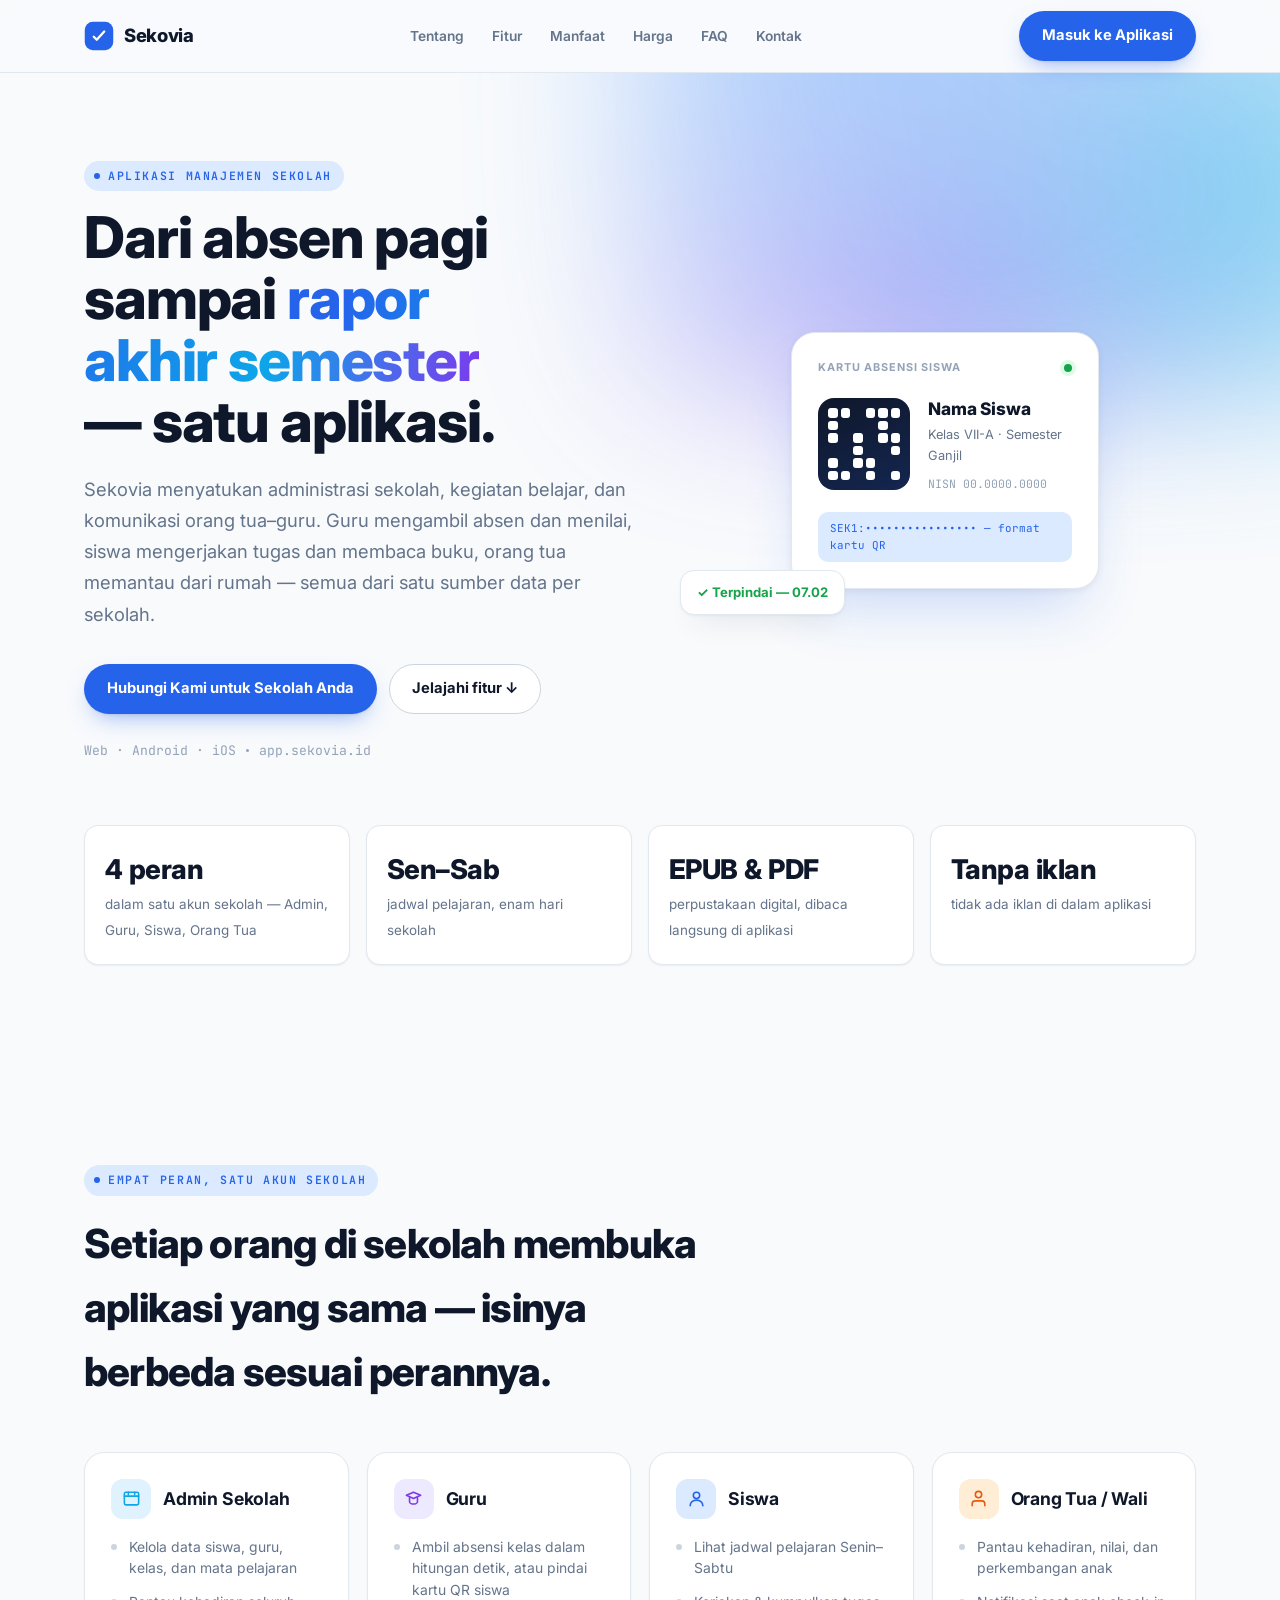
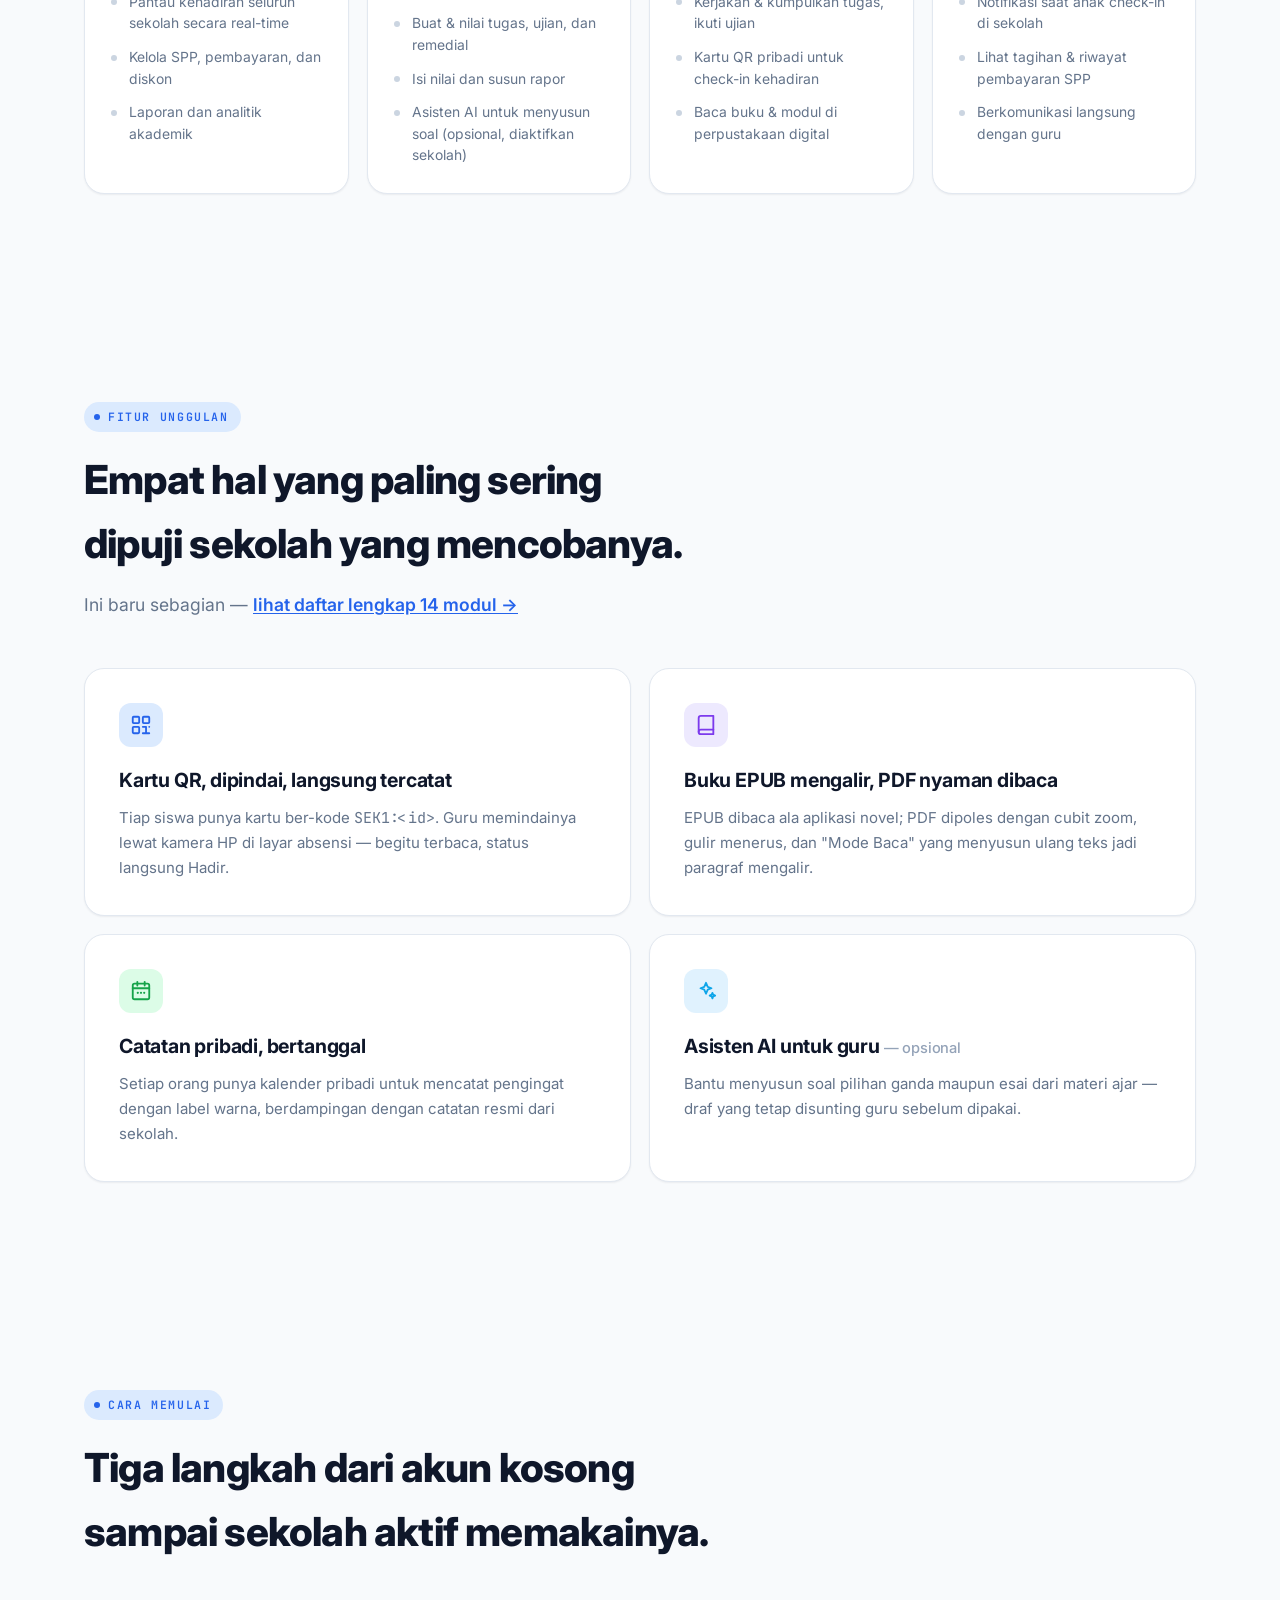
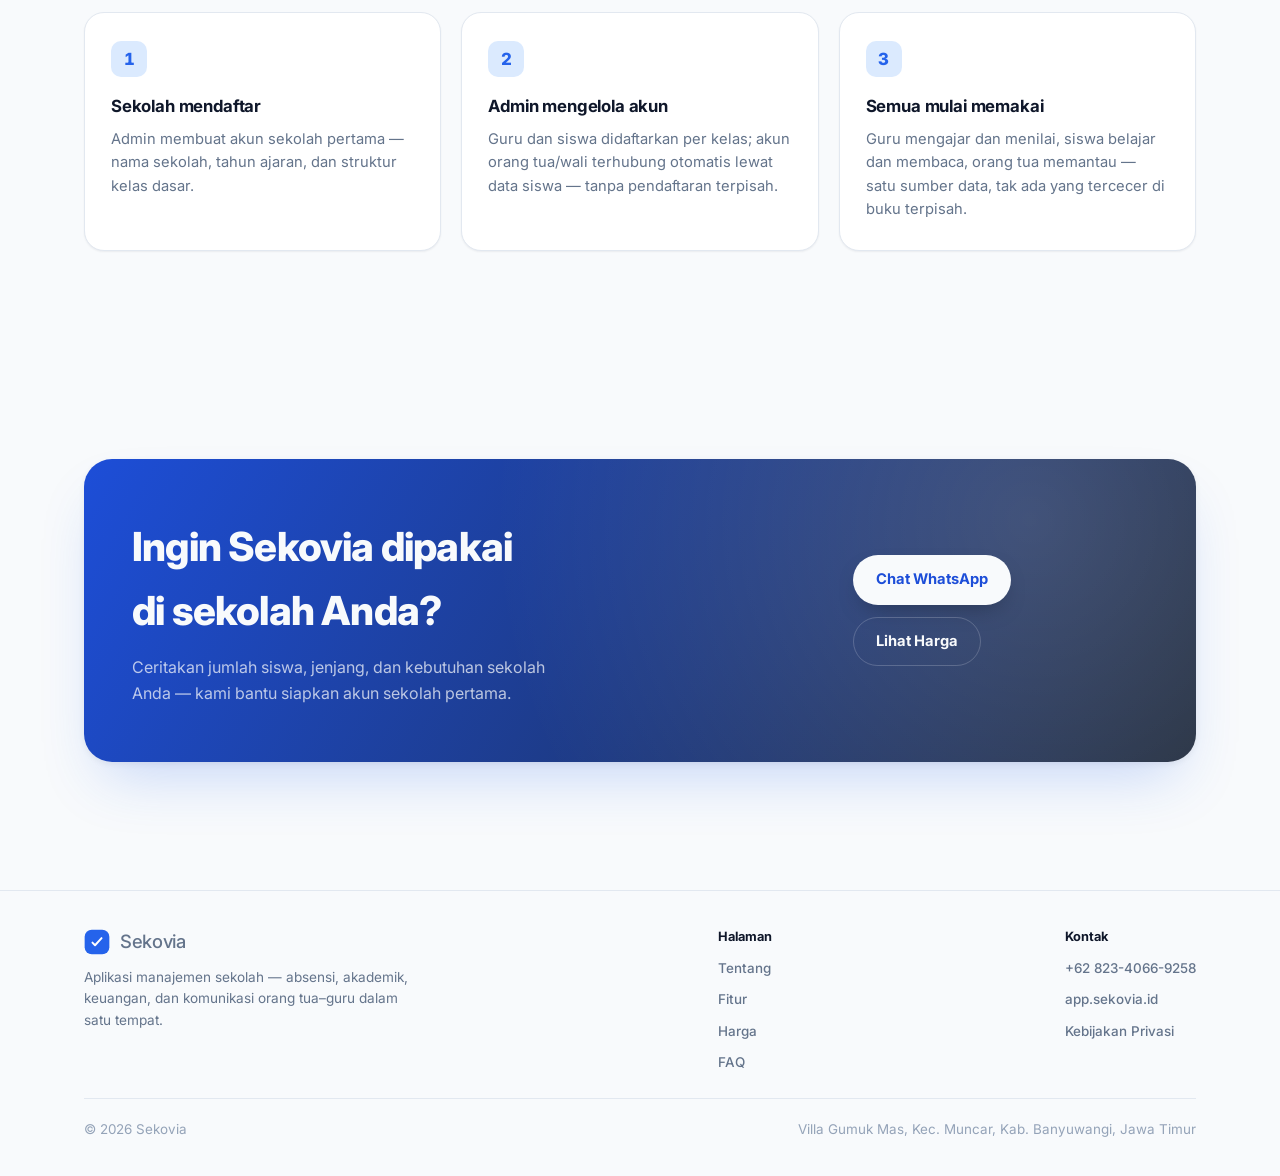
<file: index.html>
<!DOCTYPE html>
<html lang="id">
<head>
<meta charset="UTF-8">
<meta name="viewport" content="width=device-width, initial-scale=1">
<title>Sekovia</title>
<meta name="description" content="Sekovia menyatukan absensi, nilai, tugas, keuangan sekolah, dan perpustakaan digital dalam satu aplikasi — untuk admin, guru, siswa, dan orang tua.">
<link rel="icon" href="data:image/svg+xml,%3Csvg xmlns='http://www.w3.org/2000/svg' viewBox='0 0 40 40'%3E%3Crect x='1' y='1' width='38' height='38' rx='11' fill='%232563EB'/%3E%3Cpath d='M13 21l4 4 10-11' fill='none' stroke='%23fff' stroke-width='3.2' stroke-linecap='round' stroke-linejoin='round'/%3E%3C/svg%3E">
<link rel="preconnect" href="https://fonts.googleapis.com">
<link rel="preconnect" href="https://fonts.gstatic.com" crossorigin>
<link href="https://fonts.googleapis.com/css2?family=Inter:wght@400;500;600;700;800;900&family=JetBrains+Mono:wght@400;500;600&display=swap" rel="stylesheet">
<style>
  /* ============================= TOKENS ============================= */
  :root{
    --bg:#F8FAFC;
    --bg-2:#EFF4FB;
    --panel:#FFFFFF;
    --panel-2:#F1F5F9;
    --ink:#0F172A;
    --muted:#64748B;
    --muted-2:#94A3B8;
    --line:#E2E8F0;
    --line-strong:#CBD5E1;
    --accent:#2563EB;
    --accent-2:#1D4ED8;
    --accent-light:#60A5FA;
    --accent-soft:#DBEAFE;
    --purple:#7C3AED; --purple-soft:#EDE9FE;
    --green:#16A34A;  --green-soft:#DCFCE7;
    --orange:#EA580C; --orange-soft:#FFEDD5;
    --sky:#0EA5E9;    --sky-soft:#E0F2FE;
    --shadow-sm: 0 1px 2px rgba(15,23,42,.06);
    --shadow: 0 1px 3px rgba(15,23,42,.05), 0 16px 32px -16px rgba(15,23,42,.16);
    --shadow-lg: 0 2px 6px rgba(15,23,42,.06), 0 30px 60px -20px rgba(37,99,235,.25);
    --radius: 20px;
    --radius-sm: 14px;
    --sans: 'Inter', ui-sans-serif, -apple-system, 'Segoe UI', Roboto, sans-serif;
    --mono: 'JetBrains Mono', ui-monospace, 'SFMono-Regular', Menlo, Consolas, monospace;
    --band-bg-1:#1D4ED8; --band-bg-2:#1E293B; --band-fg:#F8FAFC; --band-fg-dim:rgba(248,250,252,.72); --band-line:rgba(248,250,252,.2);
  }
  @media (prefers-color-scheme: dark){
    :root:not([data-theme="light"]){
      --bg:#0A0F1C; --bg-2:#0D1424; --panel:#121A2C; --panel-2:#161F35;
      --ink:#EAF1FB; --muted:#93A3BE; --muted-2:#66768F;
      --line:#1F2A42; --line-strong:#2B3A5A;
      --accent:#5B8DF6; --accent-2:#7DA3F8; --accent-light:#93B7FA; --accent-soft:#1B2C4E;
      --purple:#B393F5; --purple-soft:#241D3D; --green:#4ADE80; --green-soft:#123423;
      --orange:#FB923C; --orange-soft:#3A2313; --sky:#38BDF8; --sky-soft:#0F2C3E;
      --shadow-sm: 0 1px 2px rgba(0,0,0,.4);
      --shadow: 0 1px 2px rgba(0,0,0,.4), 0 20px 40px -18px rgba(0,0,0,.6);
      --shadow-lg: 0 2px 6px rgba(0,0,0,.4), 0 30px 60px -20px rgba(91,141,246,.35);
      --band-bg-1:#1D4ED8; --band-bg-2:#0A0F1C; --band-fg:#F8FAFC; --band-fg-dim:rgba(248,250,252,.68); --band-line:rgba(248,250,252,.16);
    }
  }
  :root[data-theme="dark"]{
    --bg:#0A0F1C; --bg-2:#0D1424; --panel:#121A2C; --panel-2:#161F35;
    --ink:#EAF1FB; --muted:#93A3BE; --muted-2:#66768F;
    --line:#1F2A42; --line-strong:#2B3A5A;
    --accent:#5B8DF6; --accent-2:#7DA3F8; --accent-light:#93B7FA; --accent-soft:#1B2C4E;
    --purple:#B393F5; --purple-soft:#241D3D; --green:#4ADE80; --green-soft:#123423;
    --orange:#FB923C; --orange-soft:#3A2313; --sky:#38BDF8; --sky-soft:#0F2C3E;
    --shadow-sm: 0 1px 2px rgba(0,0,0,.4);
    --shadow: 0 1px 2px rgba(0,0,0,.4), 0 20px 40px -18px rgba(0,0,0,.6);
    --shadow-lg: 0 2px 6px rgba(0,0,0,.4), 0 30px 60px -20px rgba(91,141,246,.35);
    --band-bg-1:#1D4ED8; --band-bg-2:#0A0F1C; --band-fg:#F8FAFC; --band-fg-dim:rgba(248,250,252,.68); --band-line:rgba(248,250,252,.16);
  }

  *{box-sizing:border-box}
  html{scroll-behavior:smooth}
  body{
    margin:0; background:var(--bg); color:var(--ink);
    font-family:var(--sans); font-size:16px; line-height:1.6;
    -webkit-font-smoothing:antialiased; text-rendering:optimizeLegibility;
  }
  img{max-width:100%}
  a{color:inherit}
  .wrap{max-width:1160px; margin:0 auto; padding:0 24px}
  section{padding:104px 0}
  @media (max-width:720px){ section{padding:64px 0} .wrap{padding:0 20px} }

  h1,h2,h3{font-family:var(--sans); text-wrap:balance; margin:0; color:var(--ink); letter-spacing:-.02em}
  h2{font-size:clamp(1.7rem,3.2vw,2.5rem); font-weight:800}
  h3{font-size:1.1rem; font-weight:700; letter-spacing:-.01em}
  p{margin:0}
  .lede{font-size:1.1rem; color:var(--muted); max-width:60ch; line-height:1.7}
  .eyebrow{
    font-family:var(--mono); font-size:.72rem; letter-spacing:.14em; text-transform:uppercase;
    color:var(--accent); display:inline-flex; align-items:center; gap:8px; margin-bottom:16px;
    background:var(--accent-soft); padding:6px 12px 6px 10px; border-radius:999px; font-weight:600;
  }
  .eyebrow .dot{width:6px; height:6px; border-radius:50%; background:var(--accent); display:inline-block}
  .num{font-variant-numeric:tabular-nums}
  .mono{font-family:var(--mono)}
  .grad-text{
    background:linear-gradient(100deg, var(--accent) 10%, var(--sky) 60%, var(--purple) 100%);
    -webkit-background-clip:text; background-clip:text; color:transparent;
  }

  /* ---------- nav ---------- */
  header{
    position:sticky; top:0; z-index:40;
    background:color-mix(in srgb, var(--bg) 72%, transparent);
    backdrop-filter:saturate(160%) blur(14px); -webkit-backdrop-filter:saturate(160%) blur(14px);
    border-bottom:1px solid var(--line);
  }
  .navrow{display:flex; align-items:center; justify-content:space-between; height:72px}
  .brand{display:flex; align-items:center; gap:10px; font-weight:800; font-size:1.15rem; text-decoration:none; letter-spacing:-.02em}
  .brand svg{display:block}
  .navlinks{display:flex; align-items:center; gap:8px}
  .navlinks ul{display:flex; gap:4px; list-style:none; margin:0; padding:0}
  .navlinks a{text-decoration:none; font-size:.86rem; color:var(--muted); font-weight:600; padding:9px 12px; border-radius:999px; transition:background .15s ease, color .15s ease}
  .navlinks a:hover{color:var(--ink); background:var(--panel-2)}
  #mobileMenu a{text-decoration:none; color:var(--ink); font-weight:600; font-size:.98rem}
  .btn{
    display:inline-flex; align-items:center; gap:8px; border-radius:999px; font-weight:700;
    font-size:.92rem; padding:12px 22px; text-decoration:none; border:1px solid transparent;
    cursor:pointer; transition:transform .15s ease, box-shadow .2s ease, background .15s ease, border-color .15s ease;
    font-family:var(--sans); white-space:nowrap;
  }
  .btn:active{transform:translateY(1px) scale(.99)}
  .btn-primary{background:var(--accent); color:#fff; box-shadow:0 1px 2px rgba(15,23,42,.08), 0 10px 24px -10px rgba(37,99,235,.55)}
  .btn-primary:hover{background:var(--accent-2); box-shadow:0 1px 2px rgba(15,23,42,.08), 0 14px 30px -10px rgba(37,99,235,.65)}
  .btn-ghost{background:var(--panel); color:var(--ink); border-color:var(--line-strong)}
  .btn-ghost:hover{border-color:var(--accent); color:var(--accent)}
  .burger{display:none; background:var(--panel); border:1px solid var(--line-strong); border-radius:10px; width:42px; height:42px; align-items:center; justify-content:center; color:var(--ink)}
  @media (max-width:1040px){
    .navlinks ul{display:none}
    .burger{display:flex}
    .navcta .btn span.long{display:none}
  }
  .navcta{display:flex; align-items:center; gap:10px}
  .navcta .btn span.short{display:none}
  @media (max-width:1040px){ .navcta .btn span.short{display:inline} }

  /* ---------- hero ---------- */
  .hero{position:relative; overflow:hidden; padding-top:88px; padding-bottom:64px}
  .hero-glow{
    position:absolute; z-index:0; pointer-events:none; filter:blur(70px); opacity:.55;
    width:900px; height:560px; top:-220px; right:-220px;
    background:radial-gradient(circle at 30% 30%, var(--accent-light), transparent 60%),
               radial-gradient(circle at 70% 60%, var(--sky), transparent 55%),
               radial-gradient(circle at 40% 80%, var(--purple), transparent 55%);
  }
  @media (prefers-color-scheme: dark){ :root:not([data-theme="light"]) .hero-glow{opacity:.28} }
  :root[data-theme="dark"] .hero-glow{opacity:.28}
  .hero .wrap{position:relative; z-index:1}
  .herogrid{display:grid; grid-template-columns:1.05fr .95fr; gap:56px; align-items:center}
  @media (max-width:920px){ .herogrid{grid-template-columns:1fr; gap:44px} }
  .hero h1{font-size:clamp(2.3rem,4.8vw,3.6rem); font-weight:800; line-height:1.06}
  .hero .lede{margin-top:22px; font-size:1.15rem}
  .herobtns{display:flex; gap:12px; margin-top:34px; flex-wrap:wrap}
  .heronote{margin-top:26px; font-size:.82rem; color:var(--muted-2); font-family:var(--mono); display:flex; align-items:center; gap:10px}
  .heronote .sep{width:3px; height:3px; border-radius:50%; background:var(--muted-2)}

  /* kartu absensi mockup — bento app card */
  .cardwrap{display:flex; justify-content:center; align-items:center; position:relative; min-height:380px}
  .idcard{
    width:308px; background:var(--panel); border:1px solid var(--line); border-radius:24px;
    box-shadow:var(--shadow-lg); padding:26px; position:relative; z-index:2;
  }
  .idcard-top{display:flex; align-items:center; justify-content:space-between; margin-bottom:18px}
  .idcard-label{font-size:.68rem; letter-spacing:.08em; text-transform:uppercase; color:var(--muted-2); font-weight:700}
  .idcard-dot{width:8px; height:8px; border-radius:50%; background:var(--green); box-shadow:0 0 0 4px var(--green-soft)}
  .idcard-body{display:flex; gap:18px; align-items:center}
  .qrblock{
    flex:none; width:92px; height:92px; border-radius:16px;
    background:linear-gradient(155deg, var(--ink), color-mix(in srgb, var(--ink) 80%, var(--accent)));
    padding:10px; display:grid; grid-template-columns:repeat(6,1fr); grid-template-rows:repeat(6,1fr); gap:3px;
  }
  :root[data-theme="dark"] .qrblock{background:linear-gradient(155deg,#1B2C4E,#2A4A9E)}
  @media (prefers-color-scheme: dark){ :root:not([data-theme="light"]) .qrblock{background:linear-gradient(155deg,#1B2C4E,#2A4A9E)} }
  .qrblock i{background:#fff; border-radius:3px}
  .qrblock i.off{background:transparent}
  .idcard-fields{flex:1; min-width:0}
  .idcard-name{font-weight:800; font-size:1.08rem; margin-bottom:3px; letter-spacing:-.01em}
  .idcard-meta{font-size:.8rem; color:var(--muted); margin-bottom:9px}
  .idcard-nisn{font-family:var(--mono); font-size:.72rem; color:var(--muted-2)}
  .idcard-code{
    margin-top:18px; font-family:var(--mono); font-size:.68rem; color:var(--accent);
    background:var(--accent-soft); border-radius:10px; padding:8px 12px; display:block;
  }
  .toast{
    position:absolute; z-index:3; left:-14px; bottom:36px; background:var(--panel); border:1px solid var(--line);
    border-radius:14px; padding:11px 16px; box-shadow:var(--shadow); font-size:.82rem; font-weight:700;
    display:flex; align-items:center; gap:8px; color:var(--green);
  }
  @media (max-width:920px){ .toast{left:8px} }
  @media (max-width:420px){ .idcard{width:100%; max-width:308px} }

  /* ---------- facts strip ---------- */
  .facts{padding:0 0 96px}
  .factsgrid{display:grid; grid-template-columns:repeat(4,1fr); gap:16px}
  @media (max-width:760px){ .factsgrid{grid-template-columns:repeat(2,1fr)} }
  .factcell{
    padding:22px 20px; background:var(--panel); border:1px solid var(--line); border-radius:var(--radius-sm);
    box-shadow:var(--shadow-sm);
  }
  .factcell .num{display:block; font-size:clamp(1.3rem,2.2vw,1.7rem); font-weight:800; color:var(--ink); white-space:nowrap; letter-spacing:-.02em}
  .factcell .lbl{font-size:.84rem; color:var(--muted); margin-top:6px; line-height:1.5}

  .sechead{max-width:640px; margin-bottom:48px}
  .sechead .lede{margin-top:14px}

  /* ---------- roles bento ---------- */
  .rolegrid{display:grid; grid-template-columns:repeat(4,1fr); gap:18px}
  @media (max-width:980px){ .rolegrid{grid-template-columns:repeat(2,1fr)} }
  @media (max-width:600px){ .rolegrid{grid-template-columns:1fr} }
  .rolecard{
    background:var(--panel); border:1px solid var(--line); border-radius:var(--radius); padding:26px;
    box-shadow:var(--shadow-sm); transition:transform .2s ease, box-shadow .2s ease, border-color .2s ease;
  }
  .rolecard:hover{transform:translateY(-4px); box-shadow:var(--shadow); border-color:var(--line-strong)}
  .rolehead{display:flex; align-items:center; gap:12px; margin-bottom:18px}
  .roleicon{width:40px; height:40px; border-radius:12px; display:flex; align-items:center; justify-content:center; flex:none}
  .rolecard ul{margin:0; padding:0; list-style:none; display:flex; flex-direction:column; gap:12px}
  .rolecard li{font-size:.87rem; color:var(--muted); line-height:1.55; padding-left:18px; position:relative}
  .rolecard li::before{content:""; position:absolute; left:0; top:.55em; width:6px; height:6px; border-radius:50%; background:var(--line-strong)}

  /* ---------- feature bento ---------- */
  .featgrid{display:grid; grid-template-columns:repeat(2,1fr); gap:18px}
  @media (max-width:780px){ .featgrid{grid-template-columns:1fr} }
  .featcard{
    background:var(--panel); border:1px solid var(--line); border-radius:var(--radius); padding:34px;
    box-shadow:var(--shadow-sm); opacity:0; transform:translateY(16px); transition:opacity .5s ease, transform .5s ease, box-shadow .2s ease, border-color .2s ease;
  }
  .featcard.in{opacity:1; transform:none}
  .featcard:hover{box-shadow:var(--shadow); border-color:var(--line-strong)}
  .feat-icon{width:44px; height:44px; border-radius:12px; display:flex; align-items:center; justify-content:center; margin-bottom:18px}
  .featcard h3{font-size:1.22rem; margin-bottom:10px}
  .featcard p{color:var(--muted); font-size:.94rem; line-height:1.65}
  .featcard .chipline{display:flex; gap:8px; flex-wrap:wrap; margin-top:18px}
  .chip{font-family:var(--mono); font-size:.7rem; background:var(--panel-2); border:1px solid var(--line); color:var(--muted); padding:5px 10px; border-radius:999px; font-weight:500}

  /* ---------- steps ---------- */
  .steps{display:grid; grid-template-columns:repeat(3,1fr); gap:20px}
  @media (max-width:820px){ .steps{grid-template-columns:1fr} }
  .step{
    position:relative; padding:28px 26px; background:var(--panel); border:1px solid var(--line);
    border-radius:var(--radius); box-shadow:var(--shadow-sm);
  }
  .step .stepno{
    display:inline-flex; align-items:center; justify-content:center; width:36px; height:36px; border-radius:10px;
    background:var(--accent-soft); color:var(--accent); font-weight:800; font-size:1.05rem; margin-bottom:16px;
  }
  .step h3{margin-bottom:8px; font-size:1.05rem}
  .step p{color:var(--muted); font-size:.92rem; line-height:1.6}

  /* ---------- security ---------- */
  .secbox{
    display:grid; grid-template-columns:auto 1fr; gap:24px; align-items:flex-start;
    background:var(--panel); border:1px solid var(--line); border-radius:var(--radius); padding:36px;
    box-shadow:var(--shadow-sm);
  }
  @media (max-width:640px){ .secbox{grid-template-columns:1fr} }
  .secicon{width:52px; height:52px; border-radius:14px; background:var(--green-soft); color:var(--green); display:flex; align-items:center; justify-content:center; flex:none}
  .secbox p{color:var(--muted); line-height:1.75; margin-top:12px}
  .secbox a{color:var(--accent); text-decoration:underline; text-underline-offset:2px; font-weight:600}

  /* ---------- contact ---------- */
  .contactband{
    background:linear-gradient(120deg, var(--band-bg-1), var(--band-bg-2));
    border-radius:28px; padding:56px 48px; display:flex; align-items:center; justify-content:space-between; gap:32px;
    color:var(--band-fg); box-shadow:var(--shadow-lg); position:relative; overflow:hidden;
  }
  .contactband::before{
    content:""; position:absolute; inset:0; background:radial-gradient(circle at 85% 20%, rgba(255,255,255,.16), transparent 55%); pointer-events:none;
  }
  .contactband > *{position:relative}
  .contactband h2{color:var(--band-fg)}
  .contactband p{color:var(--band-fg-dim); margin-top:12px; max-width:44ch}
  @media (max-width:760px){ .contactband{flex-direction:column; align-items:flex-start; padding:40px 28px} }
  .contactband .btn-primary{background:var(--band-fg); color:var(--band-bg-1); box-shadow:0 10px 24px -10px rgba(0,0,0,.35)}
  .contactband .btn-primary:hover{opacity:.92}
  .contactband .btn-ghost{background:transparent; border-color:var(--band-line); color:var(--band-fg)}
  .contactband .btn-ghost:hover{border-color:var(--band-fg); color:var(--band-fg)}

  footer{border-top:1px solid var(--line); padding:36px 0; margin-top:24px}
  .footrow{display:flex; align-items:center; justify-content:space-between; gap:16px; flex-wrap:wrap; font-size:.84rem; color:var(--muted-2)}
  .footrow a{text-decoration:none; color:var(--muted); font-weight:500}
  .footrow a:hover{color:var(--accent)}
  .footlinks{display:flex; gap:22px; flex-wrap:wrap}

  @media (prefers-reduced-motion: reduce){
    html{scroll-behavior:auto}
    .featcard{transition:none; opacity:1; transform:none}
    .rolecard{transition:none}
  }

  /* ---------- tentang ---------- */
  .aboutgrid{display:grid; grid-template-columns:1fr 1fr; gap:56px; align-items:center}
  @media (max-width:900px){ .aboutgrid{grid-template-columns:1fr; gap:32px} }
  .aboutstats{display:grid; grid-template-columns:1fr 1fr; gap:14px}
  .aboutstat{background:var(--panel); border:1px solid var(--line); border-radius:var(--radius-sm); padding:20px; box-shadow:var(--shadow-sm)}
  .aboutstat b{display:block; font-size:1.35rem; font-weight:800; letter-spacing:-.02em}
  .aboutstat span{font-size:.8rem; color:var(--muted)}

  /* ---------- fitur lengkap (checklist) ---------- */
  .checklist{display:grid; grid-template-columns:1fr 1fr; gap:16px}
  @media (max-width:820px){ .checklist{grid-template-columns:1fr} }
  .checkitem{
    display:flex; gap:14px; background:var(--panel); border:1px solid var(--line); border-left:3px solid var(--c, var(--accent));
    border-radius:var(--radius-sm); padding:18px 20px; box-shadow:var(--shadow-sm);
  }
  .checkitem .tick{flex:none; width:22px; height:22px; border-radius:50%; background:var(--cs, var(--accent-soft)); color:var(--c, var(--accent)); display:flex; align-items:center; justify-content:center; margin-top:1px}
  .checkitem b{font-weight:700; font-size:.92rem}
  .checkitem p{font-size:.85rem; color:var(--muted); margin-top:3px; line-height:1.55}
  .checkitem .soon{font-family:var(--mono); font-size:.62rem; text-transform:uppercase; letter-spacing:.06em; color:var(--orange); background:var(--orange-soft); padding:2px 7px; border-radius:999px; margin-left:8px; vertical-align:middle}

  /* ---------- manfaat ---------- */
  .benefitpanel{
    background:linear-gradient(155deg, var(--accent-soft), var(--panel) 55%); border:1px solid var(--line);
    border-radius:var(--radius); padding:40px; box-shadow:var(--shadow-sm);
  }
  .benefitgrid{display:grid; grid-template-columns:1fr 1fr; gap:20px; margin-top:28px}
  @media (max-width:760px){ .benefitgrid{grid-template-columns:1fr} }
  .benefititem{display:flex; gap:12px; align-items:flex-start}
  .benefititem .tick{flex:none; width:26px; height:26px; border-radius:50%; background:var(--accent); color:#fff; display:flex; align-items:center; justify-content:center; margin-top:1px}
  .benefititem b{font-weight:700; font-size:.94rem; display:block}
  .benefititem p{font-size:.85rem; color:var(--muted); margin-top:3px; line-height:1.55}

  /* ---------- pratinjau (mockup tour) ---------- */
  .tourgrid{display:grid; grid-template-columns:repeat(3,1fr); gap:18px}
  @media (max-width:900px){ .tourgrid{grid-template-columns:1fr} }
  .tourcard{background:var(--panel); border:1px solid var(--line); border-radius:var(--radius); box-shadow:var(--shadow); overflow:hidden}
  .tourchrome{display:flex; align-items:center; gap:6px; padding:12px 16px; border-bottom:1px solid var(--line); background:var(--panel-2)}
  .tourchrome i{width:8px; height:8px; border-radius:50%; background:var(--line-strong); display:block}
  .tourchrome span{font-size:.72rem; color:var(--muted); font-weight:600; margin-left:6px}
  .tourbody{padding:20px}
  .tourbars{display:flex; align-items:flex-end; gap:8px; height:74px; margin-top:14px}
  .tourbars i{flex:1; border-radius:5px 5px 0 0; background:linear-gradient(180deg, var(--accent-light), var(--accent))}
  .tourstat{display:grid; grid-template-columns:repeat(3,1fr); gap:8px}
  .tourstat div{background:var(--panel-2); border-radius:10px; padding:10px; text-align:center}
  .tourstat b{display:block; font-size:1.05rem; font-weight:800}
  .tourstat span{font-size:.62rem; color:var(--muted)}
  .tourbooks{display:grid; grid-template-columns:repeat(4,1fr); gap:8px}
  .tourbooks i{display:block; aspect-ratio:3/4; border-radius:6px}
  .tourcal{display:grid; grid-template-columns:repeat(7,1fr); gap:5px}
  .tourcal i{aspect-ratio:1; border-radius:5px; background:var(--panel-2); display:block; position:relative}
  .tourcal i.on::after{content:""; position:absolute; inset:3px; border-radius:3px; background:var(--c,var(--accent))}
  .tourfoot{padding:14px 20px; border-top:1px solid var(--line); font-size:.78rem; color:var(--muted)}

  /* ---------- harga ---------- */
  .pricepanel{
    background:var(--panel); border:1px solid var(--line); border-radius:var(--radius); padding:44px;
    box-shadow:var(--shadow-sm); display:grid; grid-template-columns:1.1fr .9fr; gap:40px; align-items:center;
  }
  @media (max-width:860px){ .pricepanel{grid-template-columns:1fr; padding:32px 26px} }
  .pricepanel ul{list-style:none; margin:20px 0 0; padding:0; display:flex; flex-direction:column; gap:12px}
  .pricepanel li{display:flex; gap:10px; align-items:flex-start; font-size:.9rem; color:var(--muted)}
  .pricepanel li .tick{flex:none; width:20px; height:20px; border-radius:50%; background:var(--green-soft); color:var(--green); display:flex; align-items:center; justify-content:center; margin-top:1px}
  .pricecard{background:var(--panel-2); border:1px solid var(--line); border-radius:var(--radius-sm); padding:28px; text-align:center}
  .pricecard .tag{font-family:var(--mono); font-size:.68rem; text-transform:uppercase; letter-spacing:.1em; color:var(--muted-2)}
  .pricecard .value{font-size:1.5rem; font-weight:800; margin-top:8px; letter-spacing:-.02em}
  .pricecard p{font-size:.82rem; color:var(--muted); margin-top:10px; line-height:1.55}

  /* ---------- faq ---------- */
  .faqlist{display:flex; flex-direction:column; gap:12px; max-width:820px}
  .faqitem{background:var(--panel); border:1px solid var(--line); border-radius:var(--radius-sm); box-shadow:var(--shadow-sm); overflow:hidden}
  .faqitem summary{
    list-style:none; cursor:pointer; padding:18px 22px; font-weight:700; font-size:.95rem;
    display:flex; align-items:center; justify-content:space-between; gap:16px;
  }
  .faqitem summary::-webkit-details-marker{display:none}
  .faqitem summary .plus{flex:none; width:24px; height:24px; border-radius:50%; background:var(--panel-2); display:flex; align-items:center; justify-content:center; color:var(--muted); transition:transform .2s ease}
  .faqitem[open] summary .plus{transform:rotate(45deg); background:var(--accent-soft); color:var(--accent)}
  .faqitem .faqbody{padding:0 22px 20px; color:var(--muted); font-size:.9rem; line-height:1.65}

  .icon-tick{width:16px; height:16px}

  /* ---------- active nav (multi-page) ---------- */
  .navlinks a.active{color:var(--accent); background:var(--accent-soft)}
  #mobileMenu a.active{color:var(--accent)}

  /* ---------- page header (non-home pages) ---------- */
  .pagehead{padding:96px 0 0}
  .pagehead .wrap{position:relative; z-index:1}
  .crumb{font-size:.82rem; color:var(--muted-2); margin-bottom:14px}
  .crumb a{color:var(--muted-2); text-decoration:none}
  .crumb a:hover{color:var(--accent)}
  .pagehead h1{font-size:clamp(2rem,4vw,2.9rem); font-weight:800; line-height:1.1}

  /* ---------- kontak page cards ---------- */
  .contactgrid{display:grid; grid-template-columns:repeat(3,1fr); gap:16px; margin-top:40px}
  @media (max-width:820px){ .contactgrid{grid-template-columns:1fr} }
  .contactcard{background:var(--panel); border:1px solid var(--line); border-radius:var(--radius-sm); padding:24px; box-shadow:var(--shadow-sm); text-decoration:none; display:block; transition:transform .2s ease, box-shadow .2s ease}
  .contactcard:hover{transform:translateY(-3px); box-shadow:var(--shadow)}
  .contactcard .roleicon{margin-bottom:14px}
  .contactcard b{display:block; font-size:.95rem; margin-bottom:4px}
  .contactcard span{font-size:.83rem; color:var(--muted)}

  /* ---------- simple CTA band variant (secondary pages) ---------- */
  .minicta{
    background:var(--panel-2); border:1px solid var(--line); border-radius:var(--radius);
    padding:36px 40px; display:flex; align-items:center; justify-content:space-between; gap:24px; flex-wrap:wrap;
  }
  .minicta h3{font-size:1.15rem}
  .minicta p{color:var(--muted); font-size:.88rem; margin-top:6px}

</style>
</head>
<body>

<header>
  <div class="wrap navrow">
    <a href="index.html" class="brand">
      <svg width="30" height="30" viewBox="0 0 40 40" fill="none"><rect x="1" y="1" width="38" height="38" rx="11" fill="#2563EB"/><path d="M13 21l4 4 10-11" stroke="#fff" stroke-width="3" stroke-linecap="round" stroke-linejoin="round"/></svg>
      Sekovia
    </a>
    <div class="navlinks">
      <ul>
        <li><a href="tentang.html">Tentang</a></li>
        <li><a href="fitur.html">Fitur</a></li>
        <li><a href="manfaat.html">Manfaat</a></li>
        <li><a href="harga.html">Harga</a></li>
        <li><a href="faq.html">FAQ</a></li>
        <li><a href="kontak.html">Kontak</a></li>
      </ul>
    </div>
    <div class="navcta">
      <button class="burger" id="burgerBtn" aria-label="Buka menu" aria-expanded="false">
        <svg width="18" height="18" viewBox="0 0 24 24" fill="none" stroke="currentColor" stroke-width="2" stroke-linecap="round"><line x1="3" y1="6" x2="21" y2="6"/><line x1="3" y1="12" x2="21" y2="12"/><line x1="3" y1="18" x2="21" y2="18"/></svg>
      </button>
      <a class="btn btn-primary" href="https://app.sekovia.id" target="_blank" rel="noopener"><span class="long">Masuk ke Aplikasi</span><span class="short">Masuk</span></a>
    </div>
  </div>
  <div id="mobileMenu" hidden style="border-top:1px solid var(--line); background:var(--bg)">
    <ul style="list-style:none; margin:0; padding:16px 24px; display:flex; flex-direction:column; gap:16px">
      <li><a href="index.html">Beranda</a></li>
      <li><a href="tentang.html">Tentang</a></li>
      <li><a href="fitur.html">Fitur</a></li>
      <li><a href="manfaat.html">Manfaat</a></li>
      <li><a href="harga.html">Harga</a></li>
      <li><a href="faq.html">FAQ</a></li>
      <li><a href="kontak.html">Kontak</a></li>
    </ul>
  </div>
</header>

<main id="top">

  <!-- ============================= HERO ============================= -->
  <section class="hero">
    <div class="hero-glow" aria-hidden="true"></div>
    <div class="wrap herogrid">
      <div>
        <div class="eyebrow"><span class="dot"></span>Aplikasi Manajemen Sekolah</div>
        <h1>Dari absen pagi sampai <span class="grad-text">rapor akhir semester</span> — satu aplikasi.</h1>
        <p class="lede">Sekovia menyatukan administrasi sekolah, kegiatan belajar, dan komunikasi orang tua–guru. Guru mengambil absen dan menilai, siswa mengerjakan tugas dan membaca buku, orang tua memantau dari rumah — semua dari satu sumber data per sekolah.</p>
        <div class="herobtns">
          <a class="btn btn-primary" href="kontak.html">Hubungi Kami untuk Sekolah Anda</a>
          <a class="btn btn-ghost" href="fitur.html">Jelajahi fitur ↓</a>
        </div>
        <div class="heronote">Web · Android · iOS<span class="sep"></span>app.sekovia.id</div>
      </div>

      <div class="cardwrap">
        <div class="toast">✓ Terpindai — 07.02</div>
        <div class="idcard">
          <div class="idcard-top">
            <span class="idcard-label">Kartu Absensi Siswa</span>
            <span class="idcard-dot" aria-hidden="true"></span>
          </div>
          <div class="idcard-body">
            <div class="qrblock" aria-hidden="true">
              <i></i><i></i><i class="off"></i><i></i><i></i><i></i>
              <i></i><i class="off"></i><i class="off"></i><i class="off"></i><i></i><i class="off"></i>
              <i></i><i class="off"></i><i></i><i class="off"></i><i></i><i></i>
              <i class="off"></i><i class="off"></i><i></i><i class="off"></i><i class="off"></i><i></i>
              <i></i><i class="off"></i><i></i><i></i><i class="off"></i><i class="off"></i>
              <i></i><i></i><i class="off"></i><i></i><i class="off"></i><i></i>
            </div>
            <div class="idcard-fields">
              <div class="idcard-name">Nama Siswa</div>
              <div class="idcard-meta">Kelas VII-A · Semester Ganjil</div>
              <div class="idcard-nisn">NISN 00.0000.0000</div>
            </div>
          </div>
          <span class="idcard-code">SEK1:•••••••••••••••• — format kartu QR</span>
        </div>
      </div>
    </div>
  </section>

  <!-- ============================= FACTS ============================= -->
  <section class="facts">
    <div class="wrap">
      <div class="factsgrid">
        <div class="factcell"><span class="num">4 peran</span><span class="lbl">dalam satu akun sekolah — Admin, Guru, Siswa, Orang Tua</span></div>
        <div class="factcell"><span class="num">Sen–Sab</span><span class="lbl">jadwal pelajaran, enam hari sekolah</span></div>
        <div class="factcell"><span class="num">EPUB & PDF</span><span class="lbl">perpustakaan digital, dibaca langsung di aplikasi</span></div>
        <div class="factcell"><span class="num">Tanpa iklan</span><span class="lbl">tidak ada iklan di dalam aplikasi</span></div>
      </div>
    </div>
  </section>

  <!-- ============================= PERAN ============================= -->
  <section id="peran">
    <div class="wrap">
      <div class="sechead">
        <div class="eyebrow"><span class="dot"></span>Empat peran, satu akun sekolah</div>
        <h2>Setiap orang di sekolah membuka aplikasi yang sama — isinya berbeda sesuai perannya.</h2>
      </div>

      <div class="rolegrid">
        <div class="rolecard">
          <div class="rolehead">
            <span class="roleicon" style="background:var(--sky-soft); color:var(--sky)">
              <svg width="19" height="19" viewBox="0 0 24 24" fill="none" stroke="currentColor" stroke-width="2" stroke-linecap="round" stroke-linejoin="round"><rect x="3" y="4" width="18" height="16" rx="2"/><path d="M3 9h18M8 4v3M16 4v3"/></svg>
            </span>
            <h3>Admin Sekolah</h3>
          </div>
          <ul>
            <li>Kelola data siswa, guru, kelas, dan mata pelajaran</li>
            <li>Pantau kehadiran seluruh sekolah secara real-time</li>
            <li>Kelola SPP, pembayaran, dan diskon</li>
            <li>Laporan dan analitik akademik</li>
          </ul>
        </div>
        <div class="rolecard">
          <div class="rolehead">
            <span class="roleicon" style="background:var(--purple-soft); color:var(--purple)">
              <svg width="19" height="19" viewBox="0 0 24 24" fill="none" stroke="currentColor" stroke-width="2" stroke-linecap="round" stroke-linejoin="round"><path d="M12 4l9 4-9 4-9-4 9-4z"/><path d="M7 11v5c0 1.5 2.5 3 5 3s5-1.5 5-3v-5"/></svg>
            </span>
            <h3>Guru</h3>
          </div>
          <ul>
            <li>Ambil absensi kelas dalam hitungan detik, atau pindai kartu QR siswa</li>
            <li>Buat &amp; nilai tugas, ujian, dan remedial</li>
            <li>Isi nilai dan susun rapor</li>
            <li>Asisten AI untuk menyusun soal (opsional, diaktifkan sekolah)</li>
          </ul>
        </div>
        <div class="rolecard">
          <div class="rolehead">
            <span class="roleicon" style="background:var(--accent-soft); color:var(--accent)">
              <svg width="19" height="19" viewBox="0 0 24 24" fill="none" stroke="currentColor" stroke-width="2" stroke-linecap="round" stroke-linejoin="round"><circle cx="12" cy="8" r="4"/><path d="M4 21c0-4 3.6-7 8-7s8 3 8 7"/></svg>
            </span>
            <h3>Siswa</h3>
          </div>
          <ul>
            <li>Lihat jadwal pelajaran Senin–Sabtu</li>
            <li>Kerjakan &amp; kumpulkan tugas, ikuti ujian</li>
            <li>Kartu QR pribadi untuk check-in kehadiran</li>
            <li>Baca buku &amp; modul di perpustakaan digital</li>
          </ul>
        </div>
        <div class="rolecard">
          <div class="rolehead">
            <span class="roleicon" style="background:var(--orange-soft); color:var(--orange)">
              <svg width="19" height="19" viewBox="0 0 24 24" fill="none" stroke="currentColor" stroke-width="2" stroke-linecap="round" stroke-linejoin="round"><path d="M20 21v-2a4 4 0 0 0-4-4H8a4 4 0 0 0-4 4v2"/><circle cx="12" cy="7" r="4"/></svg>
            </span>
            <h3>Orang Tua / Wali</h3>
          </div>
          <ul>
            <li>Pantau kehadiran, nilai, dan perkembangan anak</li>
            <li>Notifikasi saat anak check-in di sekolah</li>
            <li>Lihat tagihan &amp; riwayat pembayaran SPP</li>
            <li>Berkomunikasi langsung dengan guru</li>
          </ul>
        </div>
      </div>
    </div>
  </section>

  <!-- ============================= FITUR (TEASER) ============================= -->
  <section id="fitur-teaser">
    <div class="wrap">
      <div class="sechead">
        <div class="eyebrow"><span class="dot"></span>Fitur unggulan</div>
        <h2>Empat hal yang paling sering dipuji sekolah yang mencobanya.</h2>
        <p class="lede">Ini baru sebagian — <a href="fitur.html" style="color:var(--accent); font-weight:600; text-decoration:underline; text-underline-offset:2px">lihat daftar lengkap 14 modul →</a></p>
      </div>

      <div class="featgrid">
        <div class="featcard">
          <span class="feat-icon" style="background:var(--accent-soft); color:var(--accent)">
            <svg width="22" height="22" viewBox="0 0 24 24" fill="none" stroke="currentColor" stroke-width="2" stroke-linecap="round" stroke-linejoin="round"><rect x="3" y="3" width="7" height="7" rx="1"/><rect x="14" y="3" width="7" height="7" rx="1"/><rect x="3" y="14" width="7" height="7" rx="1"/><path d="M14 14h3m4 0h0M14 21h7M17.5 14v7"/></svg>
          </span>
          <h3>Kartu QR, dipindai, langsung tercatat</h3>
          <p>Tiap siswa punya kartu ber-kode <span class="mono">SEK1:&lt;id&gt;</span>. Guru memindainya lewat kamera HP di layar absensi — begitu terbaca, status langsung Hadir.</p>
        </div>
        <div class="featcard">
          <span class="feat-icon" style="background:var(--purple-soft); color:var(--purple)">
            <svg width="22" height="22" viewBox="0 0 24 24" fill="none" stroke="currentColor" stroke-width="2" stroke-linecap="round" stroke-linejoin="round"><path d="M4 19.5A2.5 2.5 0 0 1 6.5 17H20"/><path d="M6.5 2H20v20H6.5A2.5 2.5 0 0 1 4 19.5v-15A2.5 2.5 0 0 1 6.5 2z"/></svg>
          </span>
          <h3>Buku EPUB mengalir, PDF nyaman dibaca</h3>
          <p>EPUB dibaca ala aplikasi novel; PDF dipoles dengan cubit zoom, gulir menerus, dan "Mode Baca" yang menyusun ulang teks jadi paragraf mengalir.</p>
        </div>
        <div class="featcard">
          <span class="feat-icon" style="background:var(--green-soft); color:var(--green)">
            <svg width="22" height="22" viewBox="0 0 24 24" fill="none" stroke="currentColor" stroke-width="2" stroke-linecap="round" stroke-linejoin="round"><rect x="3" y="4" width="18" height="17" rx="2"/><path d="M3 9h18M8 2v4M16 2v4"/><circle cx="8.5" cy="14" r="1.2" fill="currentColor" stroke="none"/><circle cx="12" cy="14" r="1.2" fill="currentColor" stroke="none"/><circle cx="15.5" cy="14" r="1.2" fill="currentColor" stroke="none"/></svg>
          </span>
          <h3>Catatan pribadi, bertanggal</h3>
          <p>Setiap orang punya kalender pribadi untuk mencatat pengingat dengan label warna, berdampingan dengan catatan resmi dari sekolah.</p>
        </div>
        <div class="featcard">
          <span class="feat-icon" style="background:var(--sky-soft); color:var(--sky)">
            <svg width="22" height="22" viewBox="0 0 24 24" fill="none" stroke="currentColor" stroke-width="2" stroke-linecap="round" stroke-linejoin="round"><path d="M12 3l1.9 4.5L18 9l-4.1 1.5L12 15l-1.9-4.5L6 9l4.1-1.5L12 3z"/><path d="M19 14l.8 1.9L22 17l-2.2.9L19 20l-.8-2.1L16 17l2.2-1.1L19 14z"/></svg>
          </span>
          <h3>Asisten AI untuk guru <span style="color:var(--muted-2); font-weight:500; font-size:.75em">— opsional</span></h3>
          <p>Bantu menyusun soal pilihan ganda maupun esai dari materi ajar — draf yang tetap disunting guru sebelum dipakai.</p>
        </div>
      </div>
    </div>
  </section>

  <!-- ============================= CARA MULAI ============================= -->
  <section id="mulai">
    <div class="wrap">
      <div class="sechead">
        <div class="eyebrow"><span class="dot"></span>Cara memulai</div>
        <h2>Tiga langkah dari akun kosong sampai sekolah aktif memakainya.</h2>
      </div>
      <div class="steps">
        <div class="step">
          <span class="stepno num">1</span>
          <h3>Sekolah mendaftar</h3>
          <p>Admin membuat akun sekolah pertama — nama sekolah, tahun ajaran, dan struktur kelas dasar.</p>
        </div>
        <div class="step">
          <span class="stepno num">2</span>
          <h3>Admin mengelola akun</h3>
          <p>Guru dan siswa didaftarkan per kelas; akun orang tua/wali terhubung otomatis lewat data siswa — tanpa pendaftaran terpisah.</p>
        </div>
        <div class="step">
          <span class="stepno num">3</span>
          <h3>Semua mulai memakai</h3>
          <p>Guru mengajar dan menilai, siswa belajar dan membaca, orang tua memantau — satu sumber data, tak ada yang tercecer di buku terpisah.</p>
        </div>
      </div>
    </div>
  </section>

  <!-- ============================= KONTAK (CTA) ============================= -->
  <section id="kontak">
    <div class="wrap">
      <div class="contactband">
        <div>
          <h2>Ingin Sekovia dipakai di sekolah Anda?</h2>
          <p>Ceritakan jumlah siswa, jenjang, dan kebutuhan sekolah Anda — kami bantu siapkan akun sekolah pertama.</p>
        </div>
        <div style="display:flex; gap:12px; flex-wrap:wrap">
          <a class="btn btn-primary" href="https://wa.me/6282340669258" target="_blank" rel="noopener">Chat WhatsApp</a>
          <a class="btn btn-ghost" href="harga.html">Lihat Harga</a>
        </div>
      </div>
    </div>
  </section>

</main>

<footer>
  <div class="wrap" style="display:flex; flex-direction:column; gap:24px">
    <div class="footrow" style="align-items:flex-start">
      <div style="max-width:340px">
        <a href="index.html" class="brand" style="margin-bottom:10px; display:inline-flex">
          <svg width="26" height="26" viewBox="0 0 40 40" fill="none"><rect x="1" y="1" width="38" height="38" rx="11" fill="#2563EB"/><path d="M13 21l4 4 10-11" stroke="#fff" stroke-width="3" stroke-linecap="round" stroke-linejoin="round"/></svg>
          Sekovia
        </a>
        <p style="font-size:.85rem; color:var(--muted); line-height:1.6">Aplikasi manajemen sekolah — absensi, akademik, keuangan, dan komunikasi orang tua–guru dalam satu tempat.</p>
      </div>
      <div class="footlinks" style="flex-direction:column; gap:10px">
        <b style="color:var(--ink); font-size:.8rem">Halaman</b>
        <a href="tentang.html">Tentang</a>
        <a href="fitur.html">Fitur</a>
        <a href="harga.html">Harga</a>
        <a href="faq.html">FAQ</a>
      </div>
      <div class="footlinks" style="flex-direction:column; gap:10px">
        <b style="color:var(--ink); font-size:.8rem">Kontak</b>
        <a href="https://wa.me/6282340669258" target="_blank" rel="noopener">+62 823-4066-9258</a>
        <a href="https://app.sekovia.id" target="_blank" rel="noopener">app.sekovia.id</a>
        <a href="kebijakan-privasi.html">Kebijakan Privasi</a>
      </div>
    </div>
    <div class="footrow" style="border-top:1px solid var(--line); padding-top:20px">
      <span>© 2026 Sekovia</span>
      <span>Villa Gumuk Mas, Kec. Muncar, Kab. Banyuwangi, Jawa Timur</span>
    </div>
  </div>
</footer>

<script>
// Sekovia website — shared behaviour for every page.
(function () {
  var btn = document.getElementById('burgerBtn');
  var menu = document.getElementById('mobileMenu');
  if (!btn || !menu) return;
  btn.addEventListener('click', function () {
    var open = !menu.hidden;
    menu.hidden = open;
    btn.setAttribute('aria-expanded', String(!open));
  });
  menu.querySelectorAll('a').forEach(function (a) {
    a.addEventListener('click', function () {
      menu.hidden = true;
      btn.setAttribute('aria-expanded', 'false');
    });
  });
})();

// Fade cards in as they scroll into view (used on the fitur page).
(function () {
  var cards = document.querySelectorAll('.featcard');
  if (!cards.length) return;
  if (!('IntersectionObserver' in window) || window.matchMedia('(prefers-reduced-motion: reduce)').matches) {
    cards.forEach(function (c) { c.classList.add('in'); });
    return;
  }
  var io = new IntersectionObserver(function (entries) {
    entries.forEach(function (e) {
      if (e.isIntersecting) { e.target.classList.add('in'); io.unobserve(e.target); }
    });
  }, { threshold: .15 });
  cards.forEach(function (c) { io.observe(c); });
})();

</script>
</body>
</html>
</file>
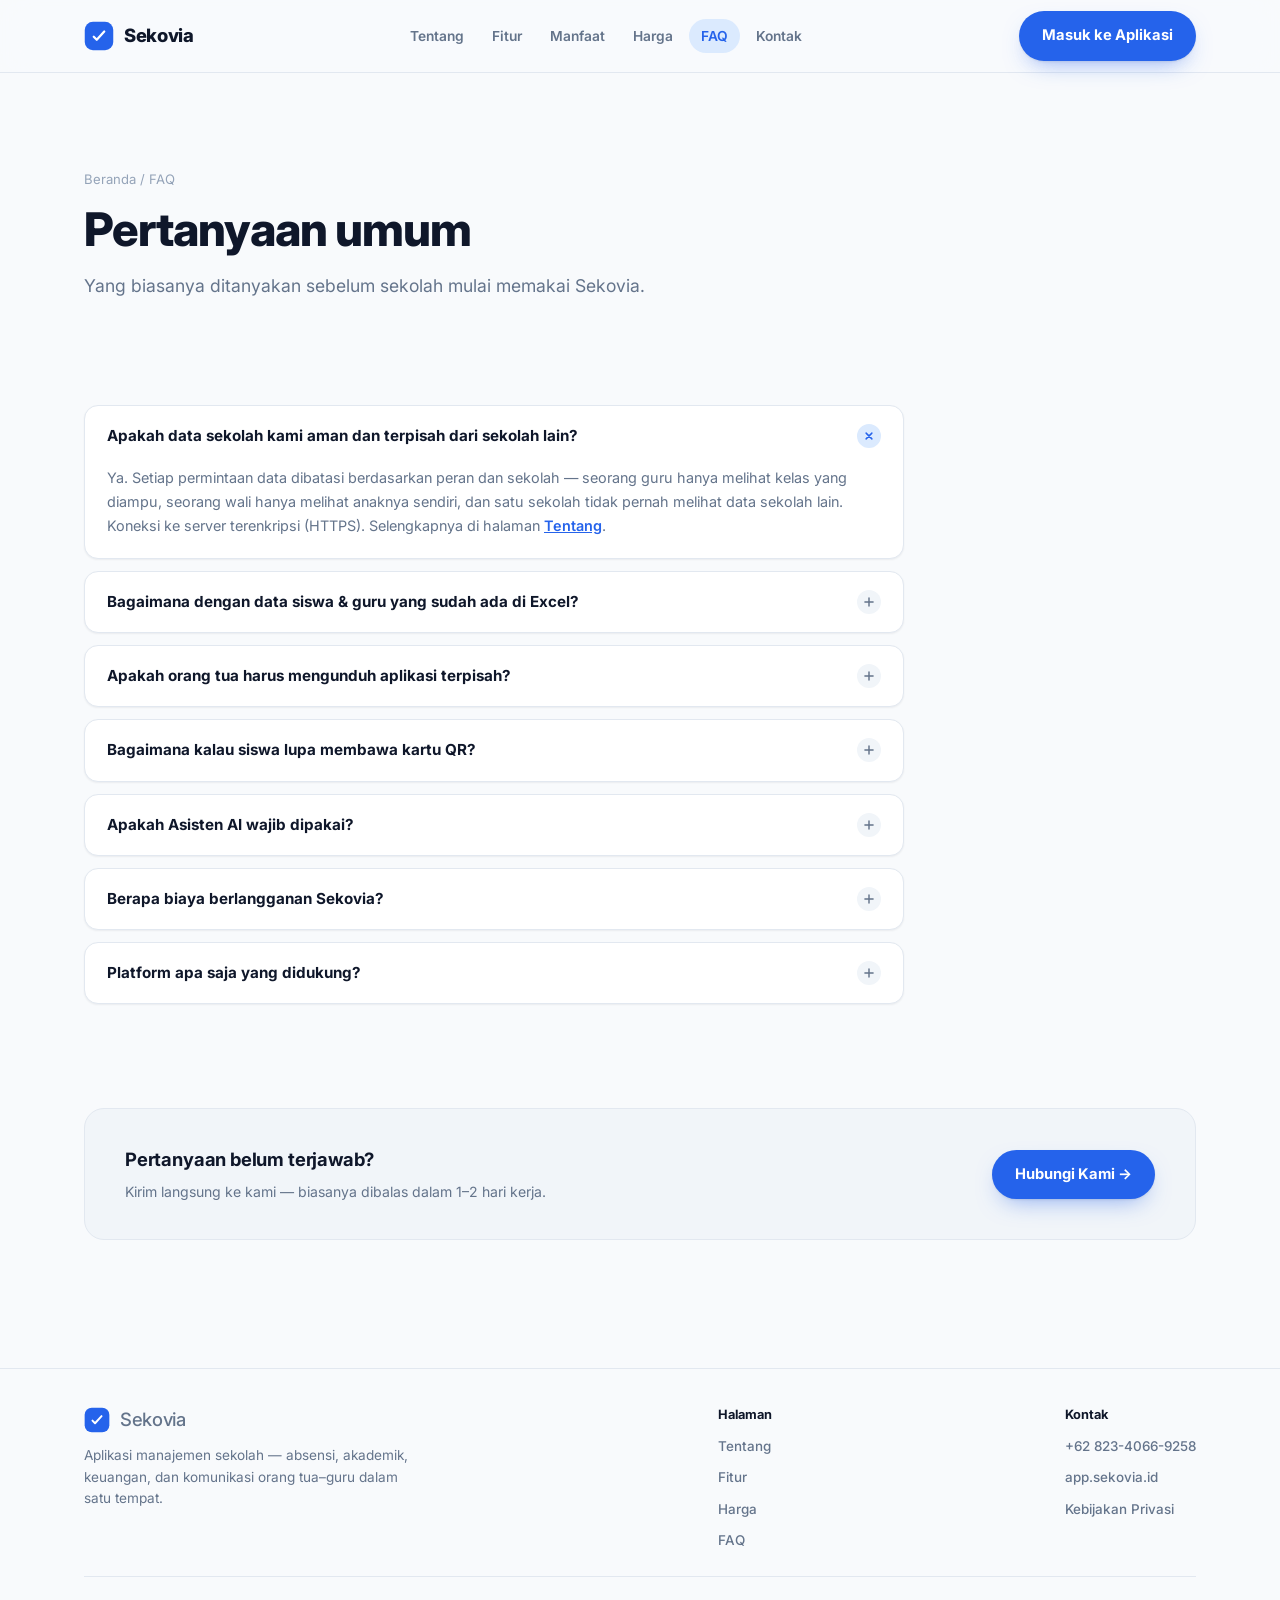
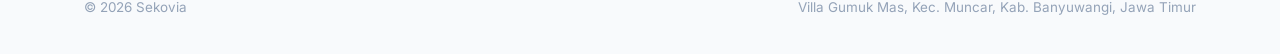
<file: faq.html>
<!DOCTYPE html>
<html lang="id">
<head>
<meta charset="UTF-8">
<meta name="viewport" content="width=device-width, initial-scale=1">
<title>FAQ — Sekovia</title>
<meta name="description" content="Pertanyaan yang biasa ditanyakan sebelum sekolah mulai memakai Sekovia: keamanan data, migrasi data lama, akun orang tua, dan platform yang didukung.">
<link rel="icon" href="data:image/svg+xml,%3Csvg xmlns='http://www.w3.org/2000/svg' viewBox='0 0 40 40'%3E%3Crect x='1' y='1' width='38' height='38' rx='11' fill='%232563EB'/%3E%3Cpath d='M13 21l4 4 10-11' fill='none' stroke='%23fff' stroke-width='3.2' stroke-linecap='round' stroke-linejoin='round'/%3E%3C/svg%3E">
<link rel="preconnect" href="https://fonts.googleapis.com">
<link rel="preconnect" href="https://fonts.gstatic.com" crossorigin>
<link href="https://fonts.googleapis.com/css2?family=Inter:wght@400;500;600;700;800;900&family=JetBrains+Mono:wght@400;500;600&display=swap" rel="stylesheet">
<style>
  /* ============================= TOKENS ============================= */
  :root{
    --bg:#F8FAFC;
    --bg-2:#EFF4FB;
    --panel:#FFFFFF;
    --panel-2:#F1F5F9;
    --ink:#0F172A;
    --muted:#64748B;
    --muted-2:#94A3B8;
    --line:#E2E8F0;
    --line-strong:#CBD5E1;
    --accent:#2563EB;
    --accent-2:#1D4ED8;
    --accent-light:#60A5FA;
    --accent-soft:#DBEAFE;
    --purple:#7C3AED; --purple-soft:#EDE9FE;
    --green:#16A34A;  --green-soft:#DCFCE7;
    --orange:#EA580C; --orange-soft:#FFEDD5;
    --sky:#0EA5E9;    --sky-soft:#E0F2FE;
    --shadow-sm: 0 1px 2px rgba(15,23,42,.06);
    --shadow: 0 1px 3px rgba(15,23,42,.05), 0 16px 32px -16px rgba(15,23,42,.16);
    --shadow-lg: 0 2px 6px rgba(15,23,42,.06), 0 30px 60px -20px rgba(37,99,235,.25);
    --radius: 20px;
    --radius-sm: 14px;
    --sans: 'Inter', ui-sans-serif, -apple-system, 'Segoe UI', Roboto, sans-serif;
    --mono: 'JetBrains Mono', ui-monospace, 'SFMono-Regular', Menlo, Consolas, monospace;
    --band-bg-1:#1D4ED8; --band-bg-2:#1E293B; --band-fg:#F8FAFC; --band-fg-dim:rgba(248,250,252,.72); --band-line:rgba(248,250,252,.2);
  }
  @media (prefers-color-scheme: dark){
    :root:not([data-theme="light"]){
      --bg:#0A0F1C; --bg-2:#0D1424; --panel:#121A2C; --panel-2:#161F35;
      --ink:#EAF1FB; --muted:#93A3BE; --muted-2:#66768F;
      --line:#1F2A42; --line-strong:#2B3A5A;
      --accent:#5B8DF6; --accent-2:#7DA3F8; --accent-light:#93B7FA; --accent-soft:#1B2C4E;
      --purple:#B393F5; --purple-soft:#241D3D; --green:#4ADE80; --green-soft:#123423;
      --orange:#FB923C; --orange-soft:#3A2313; --sky:#38BDF8; --sky-soft:#0F2C3E;
      --shadow-sm: 0 1px 2px rgba(0,0,0,.4);
      --shadow: 0 1px 2px rgba(0,0,0,.4), 0 20px 40px -18px rgba(0,0,0,.6);
      --shadow-lg: 0 2px 6px rgba(0,0,0,.4), 0 30px 60px -20px rgba(91,141,246,.35);
      --band-bg-1:#1D4ED8; --band-bg-2:#0A0F1C; --band-fg:#F8FAFC; --band-fg-dim:rgba(248,250,252,.68); --band-line:rgba(248,250,252,.16);
    }
  }
  :root[data-theme="dark"]{
    --bg:#0A0F1C; --bg-2:#0D1424; --panel:#121A2C; --panel-2:#161F35;
    --ink:#EAF1FB; --muted:#93A3BE; --muted-2:#66768F;
    --line:#1F2A42; --line-strong:#2B3A5A;
    --accent:#5B8DF6; --accent-2:#7DA3F8; --accent-light:#93B7FA; --accent-soft:#1B2C4E;
    --purple:#B393F5; --purple-soft:#241D3D; --green:#4ADE80; --green-soft:#123423;
    --orange:#FB923C; --orange-soft:#3A2313; --sky:#38BDF8; --sky-soft:#0F2C3E;
    --shadow-sm: 0 1px 2px rgba(0,0,0,.4);
    --shadow: 0 1px 2px rgba(0,0,0,.4), 0 20px 40px -18px rgba(0,0,0,.6);
    --shadow-lg: 0 2px 6px rgba(0,0,0,.4), 0 30px 60px -20px rgba(91,141,246,.35);
    --band-bg-1:#1D4ED8; --band-bg-2:#0A0F1C; --band-fg:#F8FAFC; --band-fg-dim:rgba(248,250,252,.68); --band-line:rgba(248,250,252,.16);
  }

  *{box-sizing:border-box}
  html{scroll-behavior:smooth}
  body{
    margin:0; background:var(--bg); color:var(--ink);
    font-family:var(--sans); font-size:16px; line-height:1.6;
    -webkit-font-smoothing:antialiased; text-rendering:optimizeLegibility;
  }
  img{max-width:100%}
  a{color:inherit}
  .wrap{max-width:1160px; margin:0 auto; padding:0 24px}
  section{padding:104px 0}
  @media (max-width:720px){ section{padding:64px 0} .wrap{padding:0 20px} }

  h1,h2,h3{font-family:var(--sans); text-wrap:balance; margin:0; color:var(--ink); letter-spacing:-.02em}
  h2{font-size:clamp(1.7rem,3.2vw,2.5rem); font-weight:800}
  h3{font-size:1.1rem; font-weight:700; letter-spacing:-.01em}
  p{margin:0}
  .lede{font-size:1.1rem; color:var(--muted); max-width:60ch; line-height:1.7}
  .eyebrow{
    font-family:var(--mono); font-size:.72rem; letter-spacing:.14em; text-transform:uppercase;
    color:var(--accent); display:inline-flex; align-items:center; gap:8px; margin-bottom:16px;
    background:var(--accent-soft); padding:6px 12px 6px 10px; border-radius:999px; font-weight:600;
  }
  .eyebrow .dot{width:6px; height:6px; border-radius:50%; background:var(--accent); display:inline-block}
  .num{font-variant-numeric:tabular-nums}
  .mono{font-family:var(--mono)}
  .grad-text{
    background:linear-gradient(100deg, var(--accent) 10%, var(--sky) 60%, var(--purple) 100%);
    -webkit-background-clip:text; background-clip:text; color:transparent;
  }

  /* ---------- nav ---------- */
  header{
    position:sticky; top:0; z-index:40;
    background:color-mix(in srgb, var(--bg) 72%, transparent);
    backdrop-filter:saturate(160%) blur(14px); -webkit-backdrop-filter:saturate(160%) blur(14px);
    border-bottom:1px solid var(--line);
  }
  .navrow{display:flex; align-items:center; justify-content:space-between; height:72px}
  .brand{display:flex; align-items:center; gap:10px; font-weight:800; font-size:1.15rem; text-decoration:none; letter-spacing:-.02em}
  .brand svg{display:block}
  .navlinks{display:flex; align-items:center; gap:8px}
  .navlinks ul{display:flex; gap:4px; list-style:none; margin:0; padding:0}
  .navlinks a{text-decoration:none; font-size:.86rem; color:var(--muted); font-weight:600; padding:9px 12px; border-radius:999px; transition:background .15s ease, color .15s ease}
  .navlinks a:hover{color:var(--ink); background:var(--panel-2)}
  #mobileMenu a{text-decoration:none; color:var(--ink); font-weight:600; font-size:.98rem}
  .btn{
    display:inline-flex; align-items:center; gap:8px; border-radius:999px; font-weight:700;
    font-size:.92rem; padding:12px 22px; text-decoration:none; border:1px solid transparent;
    cursor:pointer; transition:transform .15s ease, box-shadow .2s ease, background .15s ease, border-color .15s ease;
    font-family:var(--sans); white-space:nowrap;
  }
  .btn:active{transform:translateY(1px) scale(.99)}
  .btn-primary{background:var(--accent); color:#fff; box-shadow:0 1px 2px rgba(15,23,42,.08), 0 10px 24px -10px rgba(37,99,235,.55)}
  .btn-primary:hover{background:var(--accent-2); box-shadow:0 1px 2px rgba(15,23,42,.08), 0 14px 30px -10px rgba(37,99,235,.65)}
  .btn-ghost{background:var(--panel); color:var(--ink); border-color:var(--line-strong)}
  .btn-ghost:hover{border-color:var(--accent); color:var(--accent)}
  .burger{display:none; background:var(--panel); border:1px solid var(--line-strong); border-radius:10px; width:42px; height:42px; align-items:center; justify-content:center; color:var(--ink)}
  @media (max-width:1040px){
    .navlinks ul{display:none}
    .burger{display:flex}
    .navcta .btn span.long{display:none}
  }
  .navcta{display:flex; align-items:center; gap:10px}
  .navcta .btn span.short{display:none}
  @media (max-width:1040px){ .navcta .btn span.short{display:inline} }

  /* ---------- hero ---------- */
  .hero{position:relative; overflow:hidden; padding-top:88px; padding-bottom:64px}
  .hero-glow{
    position:absolute; z-index:0; pointer-events:none; filter:blur(70px); opacity:.55;
    width:900px; height:560px; top:-220px; right:-220px;
    background:radial-gradient(circle at 30% 30%, var(--accent-light), transparent 60%),
               radial-gradient(circle at 70% 60%, var(--sky), transparent 55%),
               radial-gradient(circle at 40% 80%, var(--purple), transparent 55%);
  }
  @media (prefers-color-scheme: dark){ :root:not([data-theme="light"]) .hero-glow{opacity:.28} }
  :root[data-theme="dark"] .hero-glow{opacity:.28}
  .hero .wrap{position:relative; z-index:1}
  .herogrid{display:grid; grid-template-columns:1.05fr .95fr; gap:56px; align-items:center}
  @media (max-width:920px){ .herogrid{grid-template-columns:1fr; gap:44px} }
  .hero h1{font-size:clamp(2.3rem,4.8vw,3.6rem); font-weight:800; line-height:1.06}
  .hero .lede{margin-top:22px; font-size:1.15rem}
  .herobtns{display:flex; gap:12px; margin-top:34px; flex-wrap:wrap}
  .heronote{margin-top:26px; font-size:.82rem; color:var(--muted-2); font-family:var(--mono); display:flex; align-items:center; gap:10px}
  .heronote .sep{width:3px; height:3px; border-radius:50%; background:var(--muted-2)}

  /* kartu absensi mockup — bento app card */
  .cardwrap{display:flex; justify-content:center; align-items:center; position:relative; min-height:380px}
  .idcard{
    width:308px; background:var(--panel); border:1px solid var(--line); border-radius:24px;
    box-shadow:var(--shadow-lg); padding:26px; position:relative; z-index:2;
  }
  .idcard-top{display:flex; align-items:center; justify-content:space-between; margin-bottom:18px}
  .idcard-label{font-size:.68rem; letter-spacing:.08em; text-transform:uppercase; color:var(--muted-2); font-weight:700}
  .idcard-dot{width:8px; height:8px; border-radius:50%; background:var(--green); box-shadow:0 0 0 4px var(--green-soft)}
  .idcard-body{display:flex; gap:18px; align-items:center}
  .qrblock{
    flex:none; width:92px; height:92px; border-radius:16px;
    background:linear-gradient(155deg, var(--ink), color-mix(in srgb, var(--ink) 80%, var(--accent)));
    padding:10px; display:grid; grid-template-columns:repeat(6,1fr); grid-template-rows:repeat(6,1fr); gap:3px;
  }
  :root[data-theme="dark"] .qrblock{background:linear-gradient(155deg,#1B2C4E,#2A4A9E)}
  @media (prefers-color-scheme: dark){ :root:not([data-theme="light"]) .qrblock{background:linear-gradient(155deg,#1B2C4E,#2A4A9E)} }
  .qrblock i{background:#fff; border-radius:3px}
  .qrblock i.off{background:transparent}
  .idcard-fields{flex:1; min-width:0}
  .idcard-name{font-weight:800; font-size:1.08rem; margin-bottom:3px; letter-spacing:-.01em}
  .idcard-meta{font-size:.8rem; color:var(--muted); margin-bottom:9px}
  .idcard-nisn{font-family:var(--mono); font-size:.72rem; color:var(--muted-2)}
  .idcard-code{
    margin-top:18px; font-family:var(--mono); font-size:.68rem; color:var(--accent);
    background:var(--accent-soft); border-radius:10px; padding:8px 12px; display:block;
  }
  .toast{
    position:absolute; z-index:3; left:-14px; bottom:36px; background:var(--panel); border:1px solid var(--line);
    border-radius:14px; padding:11px 16px; box-shadow:var(--shadow); font-size:.82rem; font-weight:700;
    display:flex; align-items:center; gap:8px; color:var(--green);
  }
  @media (max-width:920px){ .toast{left:8px} }
  @media (max-width:420px){ .idcard{width:100%; max-width:308px} }

  /* ---------- facts strip ---------- */
  .facts{padding:0 0 96px}
  .factsgrid{display:grid; grid-template-columns:repeat(4,1fr); gap:16px}
  @media (max-width:760px){ .factsgrid{grid-template-columns:repeat(2,1fr)} }
  .factcell{
    padding:22px 20px; background:var(--panel); border:1px solid var(--line); border-radius:var(--radius-sm);
    box-shadow:var(--shadow-sm);
  }
  .factcell .num{display:block; font-size:clamp(1.3rem,2.2vw,1.7rem); font-weight:800; color:var(--ink); white-space:nowrap; letter-spacing:-.02em}
  .factcell .lbl{font-size:.84rem; color:var(--muted); margin-top:6px; line-height:1.5}

  .sechead{max-width:640px; margin-bottom:48px}
  .sechead .lede{margin-top:14px}

  /* ---------- roles bento ---------- */
  .rolegrid{display:grid; grid-template-columns:repeat(4,1fr); gap:18px}
  @media (max-width:980px){ .rolegrid{grid-template-columns:repeat(2,1fr)} }
  @media (max-width:600px){ .rolegrid{grid-template-columns:1fr} }
  .rolecard{
    background:var(--panel); border:1px solid var(--line); border-radius:var(--radius); padding:26px;
    box-shadow:var(--shadow-sm); transition:transform .2s ease, box-shadow .2s ease, border-color .2s ease;
  }
  .rolecard:hover{transform:translateY(-4px); box-shadow:var(--shadow); border-color:var(--line-strong)}
  .rolehead{display:flex; align-items:center; gap:12px; margin-bottom:18px}
  .roleicon{width:40px; height:40px; border-radius:12px; display:flex; align-items:center; justify-content:center; flex:none}
  .rolecard ul{margin:0; padding:0; list-style:none; display:flex; flex-direction:column; gap:12px}
  .rolecard li{font-size:.87rem; color:var(--muted); line-height:1.55; padding-left:18px; position:relative}
  .rolecard li::before{content:""; position:absolute; left:0; top:.55em; width:6px; height:6px; border-radius:50%; background:var(--line-strong)}

  /* ---------- feature bento ---------- */
  .featgrid{display:grid; grid-template-columns:repeat(2,1fr); gap:18px}
  @media (max-width:780px){ .featgrid{grid-template-columns:1fr} }
  .featcard{
    background:var(--panel); border:1px solid var(--line); border-radius:var(--radius); padding:34px;
    box-shadow:var(--shadow-sm); opacity:0; transform:translateY(16px); transition:opacity .5s ease, transform .5s ease, box-shadow .2s ease, border-color .2s ease;
  }
  .featcard.in{opacity:1; transform:none}
  .featcard:hover{box-shadow:var(--shadow); border-color:var(--line-strong)}
  .feat-icon{width:44px; height:44px; border-radius:12px; display:flex; align-items:center; justify-content:center; margin-bottom:18px}
  .featcard h3{font-size:1.22rem; margin-bottom:10px}
  .featcard p{color:var(--muted); font-size:.94rem; line-height:1.65}
  .featcard .chipline{display:flex; gap:8px; flex-wrap:wrap; margin-top:18px}
  .chip{font-family:var(--mono); font-size:.7rem; background:var(--panel-2); border:1px solid var(--line); color:var(--muted); padding:5px 10px; border-radius:999px; font-weight:500}

  /* ---------- steps ---------- */
  .steps{display:grid; grid-template-columns:repeat(3,1fr); gap:20px}
  @media (max-width:820px){ .steps{grid-template-columns:1fr} }
  .step{
    position:relative; padding:28px 26px; background:var(--panel); border:1px solid var(--line);
    border-radius:var(--radius); box-shadow:var(--shadow-sm);
  }
  .step .stepno{
    display:inline-flex; align-items:center; justify-content:center; width:36px; height:36px; border-radius:10px;
    background:var(--accent-soft); color:var(--accent); font-weight:800; font-size:1.05rem; margin-bottom:16px;
  }
  .step h3{margin-bottom:8px; font-size:1.05rem}
  .step p{color:var(--muted); font-size:.92rem; line-height:1.6}

  /* ---------- security ---------- */
  .secbox{
    display:grid; grid-template-columns:auto 1fr; gap:24px; align-items:flex-start;
    background:var(--panel); border:1px solid var(--line); border-radius:var(--radius); padding:36px;
    box-shadow:var(--shadow-sm);
  }
  @media (max-width:640px){ .secbox{grid-template-columns:1fr} }
  .secicon{width:52px; height:52px; border-radius:14px; background:var(--green-soft); color:var(--green); display:flex; align-items:center; justify-content:center; flex:none}
  .secbox p{color:var(--muted); line-height:1.75; margin-top:12px}
  .secbox a{color:var(--accent); text-decoration:underline; text-underline-offset:2px; font-weight:600}

  /* ---------- contact ---------- */
  .contactband{
    background:linear-gradient(120deg, var(--band-bg-1), var(--band-bg-2));
    border-radius:28px; padding:56px 48px; display:flex; align-items:center; justify-content:space-between; gap:32px;
    color:var(--band-fg); box-shadow:var(--shadow-lg); position:relative; overflow:hidden;
  }
  .contactband::before{
    content:""; position:absolute; inset:0; background:radial-gradient(circle at 85% 20%, rgba(255,255,255,.16), transparent 55%); pointer-events:none;
  }
  .contactband > *{position:relative}
  .contactband h2{color:var(--band-fg)}
  .contactband p{color:var(--band-fg-dim); margin-top:12px; max-width:44ch}
  @media (max-width:760px){ .contactband{flex-direction:column; align-items:flex-start; padding:40px 28px} }
  .contactband .btn-primary{background:var(--band-fg); color:var(--band-bg-1); box-shadow:0 10px 24px -10px rgba(0,0,0,.35)}
  .contactband .btn-primary:hover{opacity:.92}
  .contactband .btn-ghost{background:transparent; border-color:var(--band-line); color:var(--band-fg)}
  .contactband .btn-ghost:hover{border-color:var(--band-fg); color:var(--band-fg)}

  footer{border-top:1px solid var(--line); padding:36px 0; margin-top:24px}
  .footrow{display:flex; align-items:center; justify-content:space-between; gap:16px; flex-wrap:wrap; font-size:.84rem; color:var(--muted-2)}
  .footrow a{text-decoration:none; color:var(--muted); font-weight:500}
  .footrow a:hover{color:var(--accent)}
  .footlinks{display:flex; gap:22px; flex-wrap:wrap}

  @media (prefers-reduced-motion: reduce){
    html{scroll-behavior:auto}
    .featcard{transition:none; opacity:1; transform:none}
    .rolecard{transition:none}
  }

  /* ---------- tentang ---------- */
  .aboutgrid{display:grid; grid-template-columns:1fr 1fr; gap:56px; align-items:center}
  @media (max-width:900px){ .aboutgrid{grid-template-columns:1fr; gap:32px} }
  .aboutstats{display:grid; grid-template-columns:1fr 1fr; gap:14px}
  .aboutstat{background:var(--panel); border:1px solid var(--line); border-radius:var(--radius-sm); padding:20px; box-shadow:var(--shadow-sm)}
  .aboutstat b{display:block; font-size:1.35rem; font-weight:800; letter-spacing:-.02em}
  .aboutstat span{font-size:.8rem; color:var(--muted)}

  /* ---------- fitur lengkap (checklist) ---------- */
  .checklist{display:grid; grid-template-columns:1fr 1fr; gap:16px}
  @media (max-width:820px){ .checklist{grid-template-columns:1fr} }
  .checkitem{
    display:flex; gap:14px; background:var(--panel); border:1px solid var(--line); border-left:3px solid var(--c, var(--accent));
    border-radius:var(--radius-sm); padding:18px 20px; box-shadow:var(--shadow-sm);
  }
  .checkitem .tick{flex:none; width:22px; height:22px; border-radius:50%; background:var(--cs, var(--accent-soft)); color:var(--c, var(--accent)); display:flex; align-items:center; justify-content:center; margin-top:1px}
  .checkitem b{font-weight:700; font-size:.92rem}
  .checkitem p{font-size:.85rem; color:var(--muted); margin-top:3px; line-height:1.55}
  .checkitem .soon{font-family:var(--mono); font-size:.62rem; text-transform:uppercase; letter-spacing:.06em; color:var(--orange); background:var(--orange-soft); padding:2px 7px; border-radius:999px; margin-left:8px; vertical-align:middle}

  /* ---------- manfaat ---------- */
  .benefitpanel{
    background:linear-gradient(155deg, var(--accent-soft), var(--panel) 55%); border:1px solid var(--line);
    border-radius:var(--radius); padding:40px; box-shadow:var(--shadow-sm);
  }
  .benefitgrid{display:grid; grid-template-columns:1fr 1fr; gap:20px; margin-top:28px}
  @media (max-width:760px){ .benefitgrid{grid-template-columns:1fr} }
  .benefititem{display:flex; gap:12px; align-items:flex-start}
  .benefititem .tick{flex:none; width:26px; height:26px; border-radius:50%; background:var(--accent); color:#fff; display:flex; align-items:center; justify-content:center; margin-top:1px}
  .benefititem b{font-weight:700; font-size:.94rem; display:block}
  .benefititem p{font-size:.85rem; color:var(--muted); margin-top:3px; line-height:1.55}

  /* ---------- pratinjau (mockup tour) ---------- */
  .tourgrid{display:grid; grid-template-columns:repeat(3,1fr); gap:18px}
  @media (max-width:900px){ .tourgrid{grid-template-columns:1fr} }
  .tourcard{background:var(--panel); border:1px solid var(--line); border-radius:var(--radius); box-shadow:var(--shadow); overflow:hidden}
  .tourchrome{display:flex; align-items:center; gap:6px; padding:12px 16px; border-bottom:1px solid var(--line); background:var(--panel-2)}
  .tourchrome i{width:8px; height:8px; border-radius:50%; background:var(--line-strong); display:block}
  .tourchrome span{font-size:.72rem; color:var(--muted); font-weight:600; margin-left:6px}
  .tourbody{padding:20px}
  .tourbars{display:flex; align-items:flex-end; gap:8px; height:74px; margin-top:14px}
  .tourbars i{flex:1; border-radius:5px 5px 0 0; background:linear-gradient(180deg, var(--accent-light), var(--accent))}
  .tourstat{display:grid; grid-template-columns:repeat(3,1fr); gap:8px}
  .tourstat div{background:var(--panel-2); border-radius:10px; padding:10px; text-align:center}
  .tourstat b{display:block; font-size:1.05rem; font-weight:800}
  .tourstat span{font-size:.62rem; color:var(--muted)}
  .tourbooks{display:grid; grid-template-columns:repeat(4,1fr); gap:8px}
  .tourbooks i{display:block; aspect-ratio:3/4; border-radius:6px}
  .tourcal{display:grid; grid-template-columns:repeat(7,1fr); gap:5px}
  .tourcal i{aspect-ratio:1; border-radius:5px; background:var(--panel-2); display:block; position:relative}
  .tourcal i.on::after{content:""; position:absolute; inset:3px; border-radius:3px; background:var(--c,var(--accent))}
  .tourfoot{padding:14px 20px; border-top:1px solid var(--line); font-size:.78rem; color:var(--muted)}

  /* ---------- harga ---------- */
  .pricepanel{
    background:var(--panel); border:1px solid var(--line); border-radius:var(--radius); padding:44px;
    box-shadow:var(--shadow-sm); display:grid; grid-template-columns:1.1fr .9fr; gap:40px; align-items:center;
  }
  @media (max-width:860px){ .pricepanel{grid-template-columns:1fr; padding:32px 26px} }
  .pricepanel ul{list-style:none; margin:20px 0 0; padding:0; display:flex; flex-direction:column; gap:12px}
  .pricepanel li{display:flex; gap:10px; align-items:flex-start; font-size:.9rem; color:var(--muted)}
  .pricepanel li .tick{flex:none; width:20px; height:20px; border-radius:50%; background:var(--green-soft); color:var(--green); display:flex; align-items:center; justify-content:center; margin-top:1px}
  .pricecard{background:var(--panel-2); border:1px solid var(--line); border-radius:var(--radius-sm); padding:28px; text-align:center}
  .pricecard .tag{font-family:var(--mono); font-size:.68rem; text-transform:uppercase; letter-spacing:.1em; color:var(--muted-2)}
  .pricecard .value{font-size:1.5rem; font-weight:800; margin-top:8px; letter-spacing:-.02em}
  .pricecard p{font-size:.82rem; color:var(--muted); margin-top:10px; line-height:1.55}

  /* ---------- faq ---------- */
  .faqlist{display:flex; flex-direction:column; gap:12px; max-width:820px}
  .faqitem{background:var(--panel); border:1px solid var(--line); border-radius:var(--radius-sm); box-shadow:var(--shadow-sm); overflow:hidden}
  .faqitem summary{
    list-style:none; cursor:pointer; padding:18px 22px; font-weight:700; font-size:.95rem;
    display:flex; align-items:center; justify-content:space-between; gap:16px;
  }
  .faqitem summary::-webkit-details-marker{display:none}
  .faqitem summary .plus{flex:none; width:24px; height:24px; border-radius:50%; background:var(--panel-2); display:flex; align-items:center; justify-content:center; color:var(--muted); transition:transform .2s ease}
  .faqitem[open] summary .plus{transform:rotate(45deg); background:var(--accent-soft); color:var(--accent)}
  .faqitem .faqbody{padding:0 22px 20px; color:var(--muted); font-size:.9rem; line-height:1.65}

  .icon-tick{width:16px; height:16px}

  /* ---------- active nav (multi-page) ---------- */
  .navlinks a.active{color:var(--accent); background:var(--accent-soft)}
  #mobileMenu a.active{color:var(--accent)}

  /* ---------- page header (non-home pages) ---------- */
  .pagehead{padding:96px 0 0}
  .pagehead .wrap{position:relative; z-index:1}
  .crumb{font-size:.82rem; color:var(--muted-2); margin-bottom:14px}
  .crumb a{color:var(--muted-2); text-decoration:none}
  .crumb a:hover{color:var(--accent)}
  .pagehead h1{font-size:clamp(2rem,4vw,2.9rem); font-weight:800; line-height:1.1}

  /* ---------- kontak page cards ---------- */
  .contactgrid{display:grid; grid-template-columns:repeat(3,1fr); gap:16px; margin-top:40px}
  @media (max-width:820px){ .contactgrid{grid-template-columns:1fr} }
  .contactcard{background:var(--panel); border:1px solid var(--line); border-radius:var(--radius-sm); padding:24px; box-shadow:var(--shadow-sm); text-decoration:none; display:block; transition:transform .2s ease, box-shadow .2s ease}
  .contactcard:hover{transform:translateY(-3px); box-shadow:var(--shadow)}
  .contactcard .roleicon{margin-bottom:14px}
  .contactcard b{display:block; font-size:.95rem; margin-bottom:4px}
  .contactcard span{font-size:.83rem; color:var(--muted)}

  /* ---------- simple CTA band variant (secondary pages) ---------- */
  .minicta{
    background:var(--panel-2); border:1px solid var(--line); border-radius:var(--radius);
    padding:36px 40px; display:flex; align-items:center; justify-content:space-between; gap:24px; flex-wrap:wrap;
  }
  .minicta h3{font-size:1.15rem}
  .minicta p{color:var(--muted); font-size:.88rem; margin-top:6px}

</style>
</head>
<body>

<header>
  <div class="wrap navrow">
    <a href="index.html" class="brand">
      <svg width="30" height="30" viewBox="0 0 40 40" fill="none"><rect x="1" y="1" width="38" height="38" rx="11" fill="#2563EB"/><path d="M13 21l4 4 10-11" stroke="#fff" stroke-width="3" stroke-linecap="round" stroke-linejoin="round"/></svg>
      Sekovia
    </a>
    <div class="navlinks">
      <ul>
        <li><a href="tentang.html">Tentang</a></li>
        <li><a href="fitur.html">Fitur</a></li>
        <li><a href="manfaat.html">Manfaat</a></li>
        <li><a href="harga.html">Harga</a></li>
        <li><a href="faq.html" class="active" aria-current="page">FAQ</a></li>
        <li><a href="kontak.html">Kontak</a></li>
      </ul>
    </div>
    <div class="navcta">
      <button class="burger" id="burgerBtn" aria-label="Buka menu" aria-expanded="false">
        <svg width="18" height="18" viewBox="0 0 24 24" fill="none" stroke="currentColor" stroke-width="2" stroke-linecap="round"><line x1="3" y1="6" x2="21" y2="6"/><line x1="3" y1="12" x2="21" y2="12"/><line x1="3" y1="18" x2="21" y2="18"/></svg>
      </button>
      <a class="btn btn-primary" href="https://app.sekovia.id" target="_blank" rel="noopener"><span class="long">Masuk ke Aplikasi</span><span class="short">Masuk</span></a>
    </div>
  </div>
  <div id="mobileMenu" hidden style="border-top:1px solid var(--line); background:var(--bg)">
    <ul style="list-style:none; margin:0; padding:16px 24px; display:flex; flex-direction:column; gap:16px">
      <li><a href="index.html">Beranda</a></li>
      <li><a href="tentang.html">Tentang</a></li>
      <li><a href="fitur.html">Fitur</a></li>
      <li><a href="manfaat.html">Manfaat</a></li>
      <li><a href="harga.html">Harga</a></li>
      <li><a href="faq.html" class="active" aria-current="page">FAQ</a></li>
      <li><a href="kontak.html">Kontak</a></li>
    </ul>
  </div>
</header>

<main id="top">

  <section class="pagehead">
    <div class="wrap">
      <div class="crumb"><a href="index.html">Beranda</a> / FAQ</div>
      <h1>Pertanyaan umum</h1>
      <p class="lede" style="margin-top:16px">Yang biasanya ditanyakan sebelum sekolah mulai memakai Sekovia.</p>
    </div>
  </section>

  <!-- ============================= FAQ ============================= -->
  <section id="faq">
    <div class="wrap">
      <div class="faqlist">
        <details class="faqitem" open>
          <summary>Apakah data sekolah kami aman dan terpisah dari sekolah lain?<span class="plus"><svg width="14" height="14" viewBox="0 0 24 24" fill="none" stroke="currentColor" stroke-width="2.5" stroke-linecap="round"><path d="M12 5v14M5 12h14"/></svg></span></summary>
          <div class="faqbody">Ya. Setiap permintaan data dibatasi berdasarkan peran dan sekolah — seorang guru hanya melihat kelas yang diampu, seorang wali hanya melihat anaknya sendiri, dan satu sekolah tidak pernah melihat data sekolah lain. Koneksi ke server terenkripsi (HTTPS). Selengkapnya di halaman <a href="tentang.html" style="color:var(--accent); font-weight:600">Tentang</a>.</div>
        </details>
        <details class="faqitem">
          <summary>Bagaimana dengan data siswa &amp; guru yang sudah ada di Excel?<span class="plus"><svg width="14" height="14" viewBox="0 0 24 24" fill="none" stroke="currentColor" stroke-width="2.5" stroke-linecap="round"><path d="M12 5v14M5 12h14"/></svg></span></summary>
          <div class="faqbody">Admin bisa memasukkan data siswa, guru, dan kelas langsung dari menu People. Untuk jumlah data yang besar, hubungi kami — kami bantu proses pemindahan data awal saat sekolah mulai memakai Sekovia.</div>
        </details>
        <details class="faqitem">
          <summary>Apakah orang tua harus mengunduh aplikasi terpisah?<span class="plus"><svg width="14" height="14" viewBox="0 0 24 24" fill="none" stroke="currentColor" stroke-width="2.5" stroke-linecap="round"><path d="M12 5v14M5 12h14"/></svg></span></summary>
          <div class="faqbody">Tidak. Satu aplikasi yang sama untuk semua peran — orang tua login dengan akun wali yang dibuatkan sekolah, dan otomatis terhubung ke data anaknya sendiri.</div>
        </details>
        <details class="faqitem">
          <summary>Bagaimana kalau siswa lupa membawa kartu QR?<span class="plus"><svg width="14" height="14" viewBox="0 0 24 24" fill="none" stroke="currentColor" stroke-width="2.5" stroke-linecap="round"><path d="M12 5v14M5 12h14"/></svg></span></summary>
          <div class="faqbody">Tidak masalah. Guru tetap bisa mengambil absensi manual kapan saja di layar yang sama — kartu QR mempercepat proses, bukan menggantikan opsi manual.</div>
        </details>
        <details class="faqitem">
          <summary>Apakah Asisten AI wajib dipakai?<span class="plus"><svg width="14" height="14" viewBox="0 0 24 24" fill="none" stroke="currentColor" stroke-width="2.5" stroke-linecap="round"><path d="M12 5v14M5 12h14"/></svg></span></summary>
          <div class="faqbody">Tidak. Asisten AI adalah fitur berbayar opsional yang diaktifkan per sekolah untuk membantu guru menyusun soal. Tanpa fitur ini, seluruh modul inti tetap berjalan penuh.</div>
        </details>
        <details class="faqitem">
          <summary>Berapa biaya berlangganan Sekovia?<span class="plus"><svg width="14" height="14" viewBox="0 0 24 24" fill="none" stroke="currentColor" stroke-width="2.5" stroke-linecap="round"><path d="M12 5v14M5 12h14"/></svg></span></summary>
          <div class="faqbody">Disesuaikan dengan jumlah siswa dan jenjang sekolah — bukan satu harga untuk semua. Lihat detailnya di halaman <a href="harga.html" style="color:var(--accent); font-weight:600">Harga</a> atau hubungi kami langsung untuk penawaran.</div>
        </details>
        <details class="faqitem">
          <summary>Platform apa saja yang didukung?<span class="plus"><svg width="14" height="14" viewBox="0 0 24 24" fill="none" stroke="currentColor" stroke-width="2.5" stroke-linecap="round"><path d="M12 5v14M5 12h14"/></svg></span></summary>
          <div class="faqbody">Web (browser apa saja), Android, dan iOS — dengan data yang sama secara real-time di semua perangkat, memakai satu akun.</div>
        </details>
      </div>
    </div>
  </section>

  <!-- ============================= CTA ============================= -->
  <section style="padding-top:0">
    <div class="wrap">
      <div class="minicta">
        <div>
          <h3>Pertanyaan belum terjawab?</h3>
          <p>Kirim langsung ke kami — biasanya dibalas dalam 1–2 hari kerja.</p>
        </div>
        <a class="btn btn-primary" href="kontak.html">Hubungi Kami →</a>
      </div>
    </div>
  </section>

</main>

<footer>
  <div class="wrap" style="display:flex; flex-direction:column; gap:24px">
    <div class="footrow" style="align-items:flex-start">
      <div style="max-width:340px">
        <a href="index.html" class="brand" style="margin-bottom:10px; display:inline-flex">
          <svg width="26" height="26" viewBox="0 0 40 40" fill="none"><rect x="1" y="1" width="38" height="38" rx="11" fill="#2563EB"/><path d="M13 21l4 4 10-11" stroke="#fff" stroke-width="3" stroke-linecap="round" stroke-linejoin="round"/></svg>
          Sekovia
        </a>
        <p style="font-size:.85rem; color:var(--muted); line-height:1.6">Aplikasi manajemen sekolah — absensi, akademik, keuangan, dan komunikasi orang tua–guru dalam satu tempat.</p>
      </div>
      <div class="footlinks" style="flex-direction:column; gap:10px">
        <b style="color:var(--ink); font-size:.8rem">Halaman</b>
        <a href="tentang.html">Tentang</a>
        <a href="fitur.html">Fitur</a>
        <a href="harga.html">Harga</a>
        <a href="faq.html">FAQ</a>
      </div>
      <div class="footlinks" style="flex-direction:column; gap:10px">
        <b style="color:var(--ink); font-size:.8rem">Kontak</b>
        <a href="https://wa.me/6282340669258" target="_blank" rel="noopener">+62 823-4066-9258</a>
        <a href="https://app.sekovia.id" target="_blank" rel="noopener">app.sekovia.id</a>
        <a href="kebijakan-privasi.html">Kebijakan Privasi</a>
      </div>
    </div>
    <div class="footrow" style="border-top:1px solid var(--line); padding-top:20px">
      <span>© 2026 Sekovia</span>
      <span>Villa Gumuk Mas, Kec. Muncar, Kab. Banyuwangi, Jawa Timur</span>
    </div>
  </div>
</footer>

<script>
// Sekovia website — shared behaviour for every page.
(function () {
  var btn = document.getElementById('burgerBtn');
  var menu = document.getElementById('mobileMenu');
  if (!btn || !menu) return;
  btn.addEventListener('click', function () {
    var open = !menu.hidden;
    menu.hidden = open;
    btn.setAttribute('aria-expanded', String(!open));
  });
  menu.querySelectorAll('a').forEach(function (a) {
    a.addEventListener('click', function () {
      menu.hidden = true;
      btn.setAttribute('aria-expanded', 'false');
    });
  });
})();

// Fade cards in as they scroll into view (used on the fitur page).
(function () {
  var cards = document.querySelectorAll('.featcard');
  if (!cards.length) return;
  if (!('IntersectionObserver' in window) || window.matchMedia('(prefers-reduced-motion: reduce)').matches) {
    cards.forEach(function (c) { c.classList.add('in'); });
    return;
  }
  var io = new IntersectionObserver(function (entries) {
    entries.forEach(function (e) {
      if (e.isIntersecting) { e.target.classList.add('in'); io.unobserve(e.target); }
    });
  }, { threshold: .15 });
  cards.forEach(function (c) { io.observe(c); });
})();

</script>
</body>
</html>
</file>
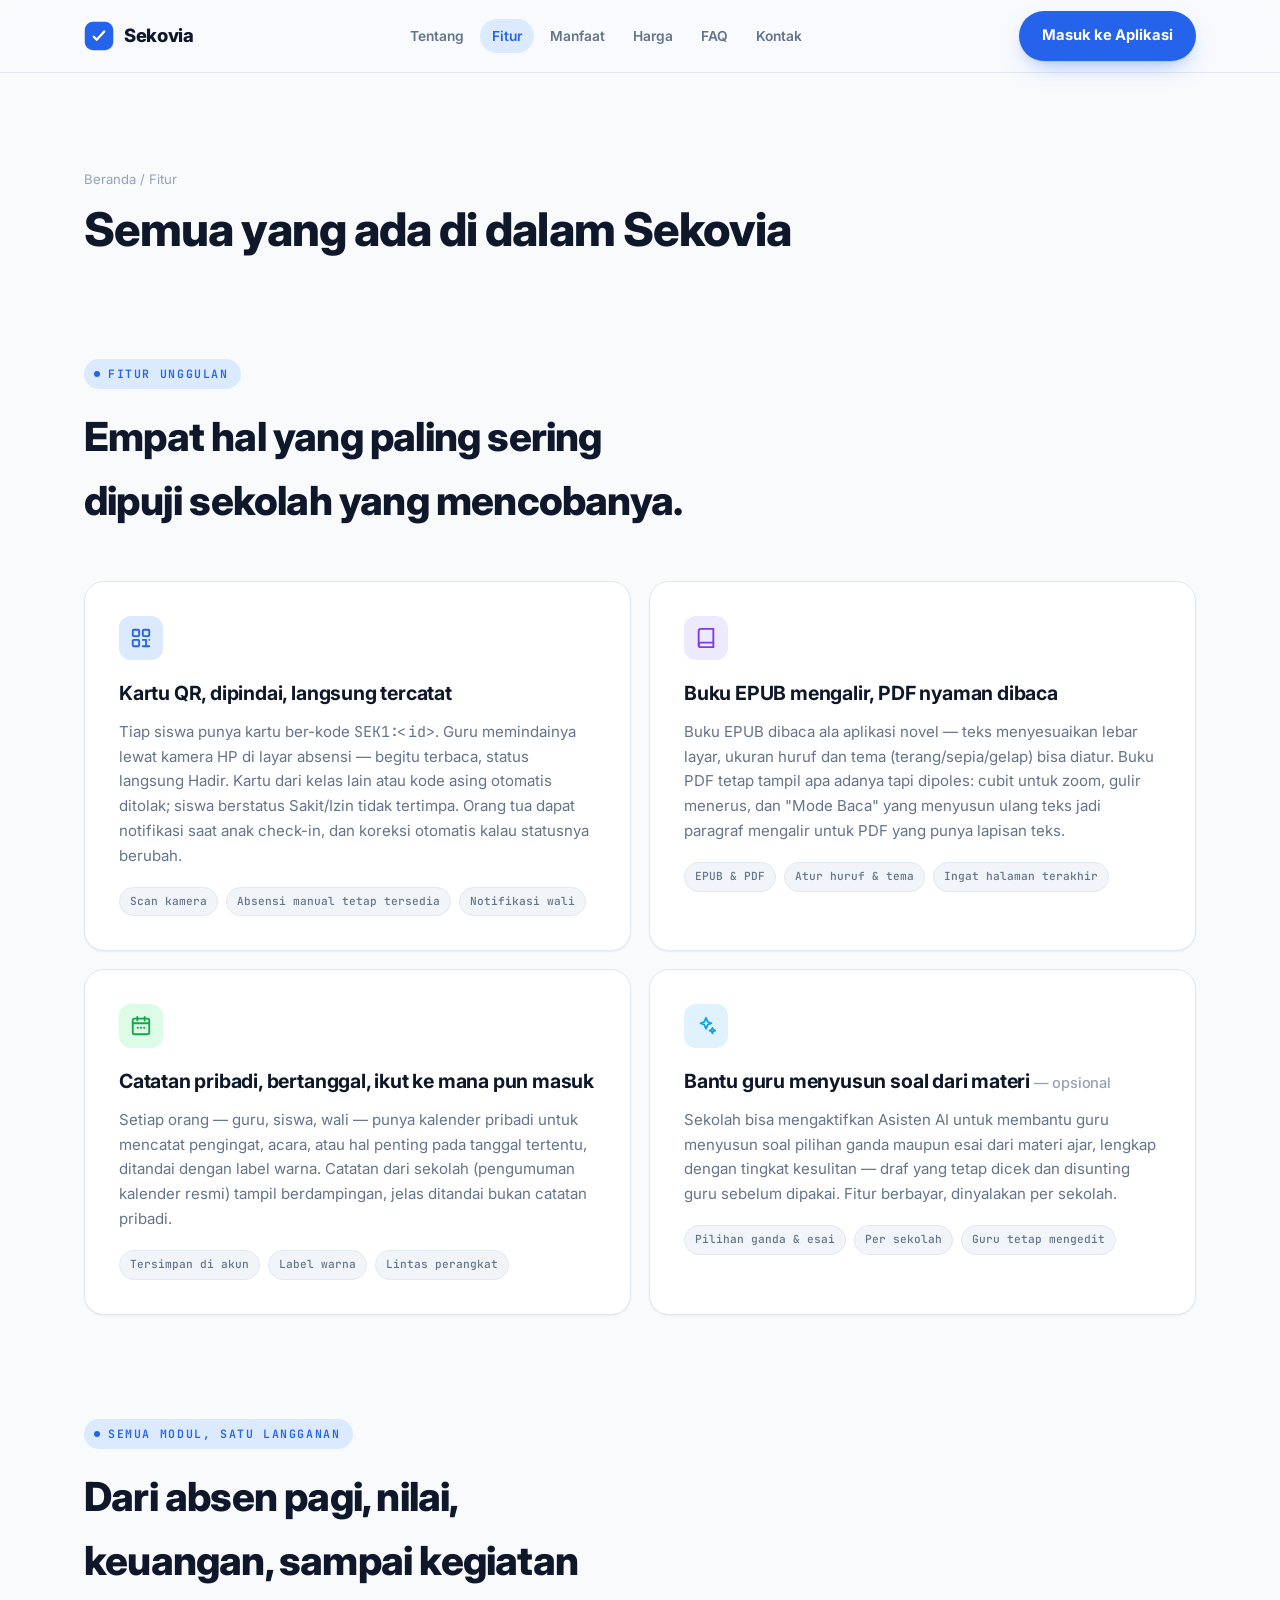
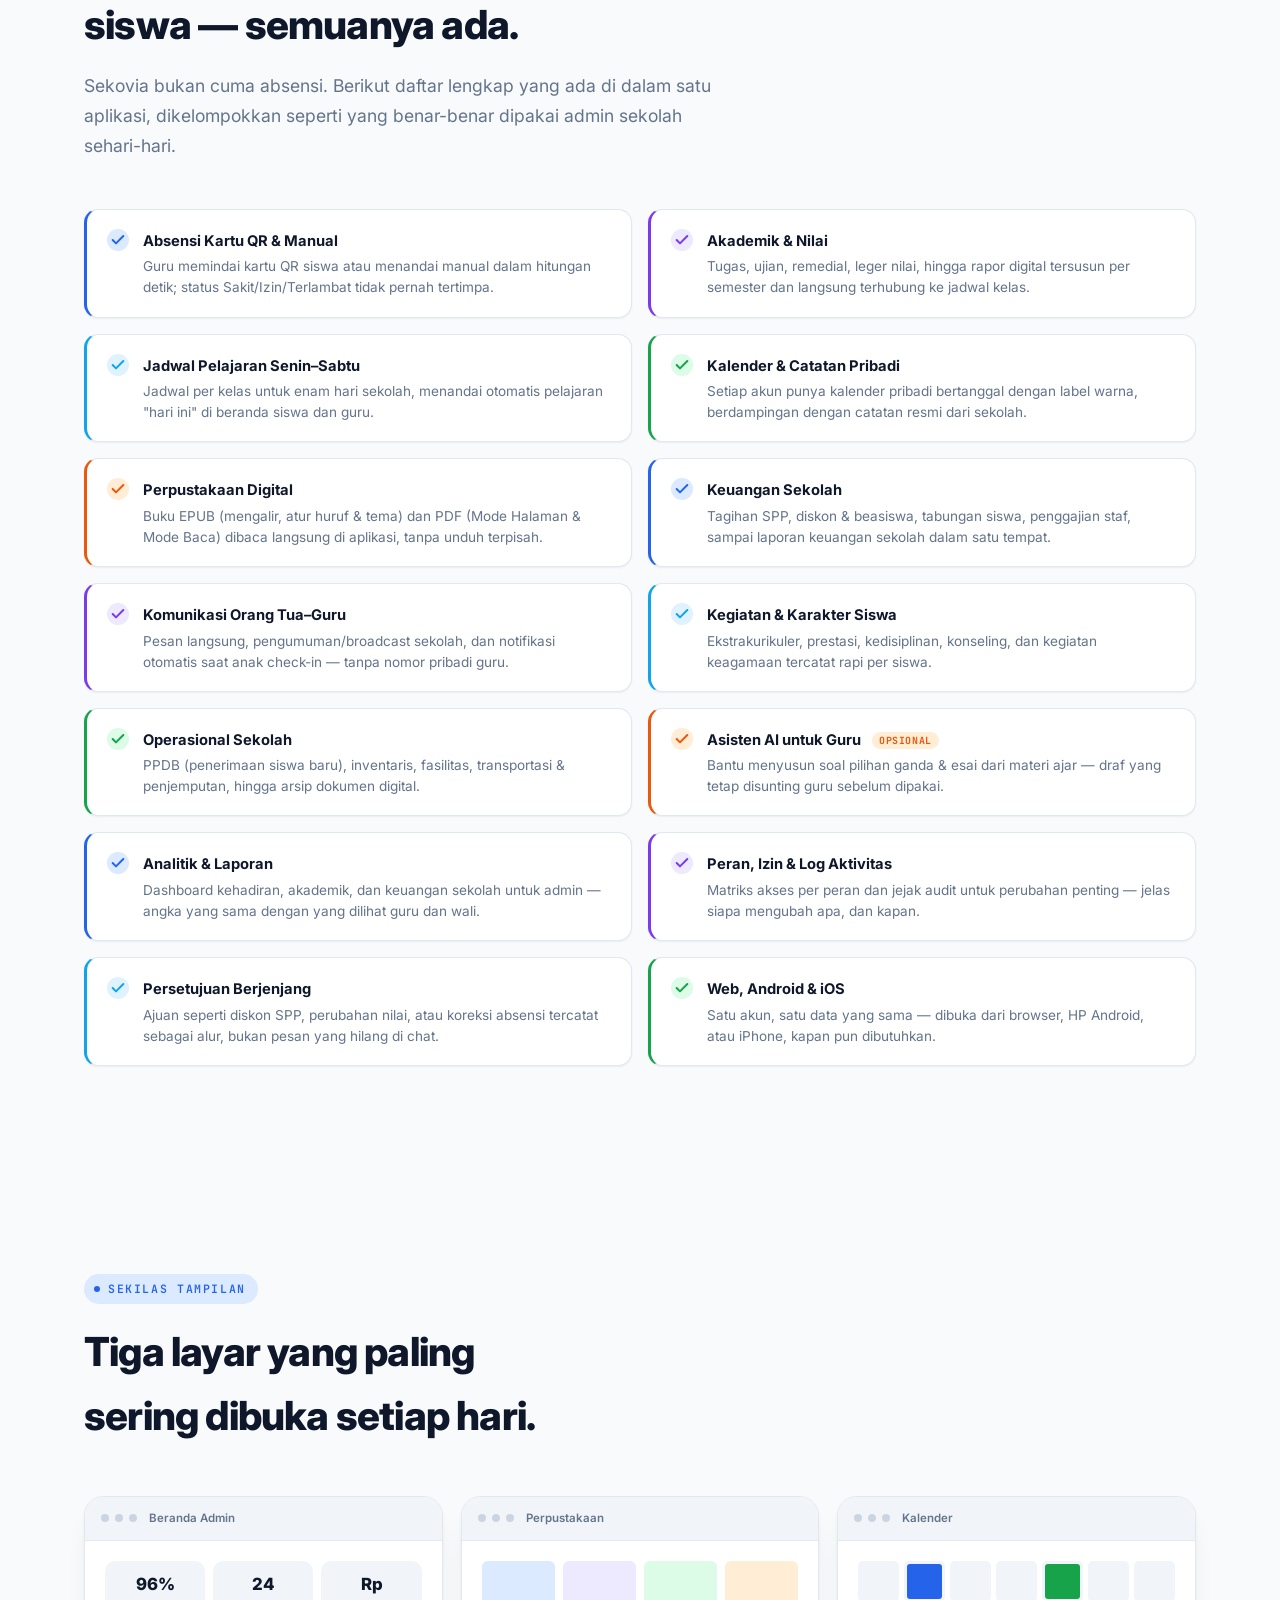
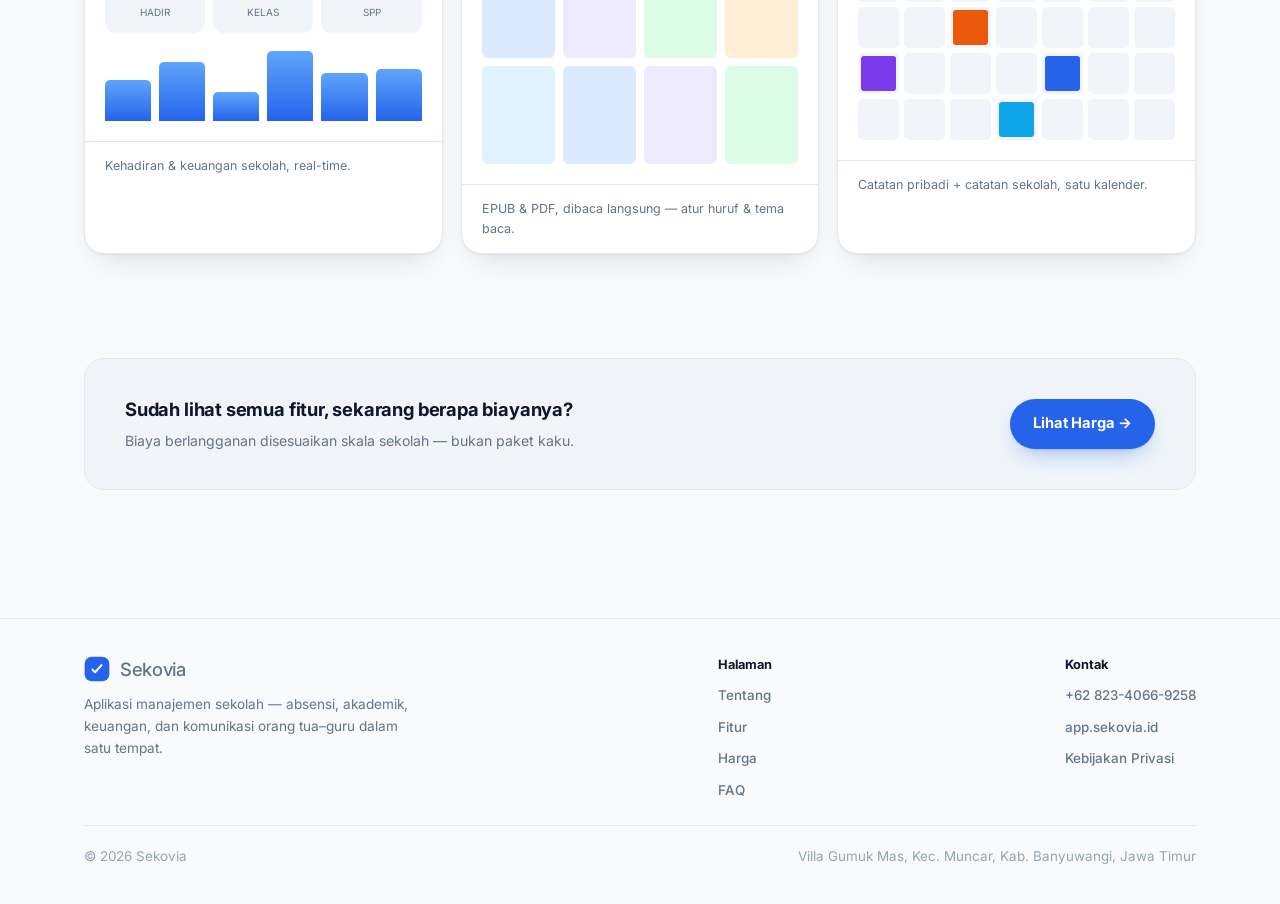
<file: fitur.html>
<!DOCTYPE html>
<html lang="id">
<head>
<meta charset="UTF-8">
<meta name="viewport" content="width=device-width, initial-scale=1">
<title>Fitur — Sekovia</title>
<meta name="description" content="Daftar lengkap fitur Sekovia: absensi kartu QR, akademik, keuangan sekolah, perpustakaan digital, komunikasi, dan lainnya.">
<link rel="icon" href="data:image/svg+xml,%3Csvg xmlns='http://www.w3.org/2000/svg' viewBox='0 0 40 40'%3E%3Crect x='1' y='1' width='38' height='38' rx='11' fill='%232563EB'/%3E%3Cpath d='M13 21l4 4 10-11' fill='none' stroke='%23fff' stroke-width='3.2' stroke-linecap='round' stroke-linejoin='round'/%3E%3C/svg%3E">
<link rel="preconnect" href="https://fonts.googleapis.com">
<link rel="preconnect" href="https://fonts.gstatic.com" crossorigin>
<link href="https://fonts.googleapis.com/css2?family=Inter:wght@400;500;600;700;800;900&family=JetBrains+Mono:wght@400;500;600&display=swap" rel="stylesheet">
<style>
  /* ============================= TOKENS ============================= */
  :root{
    --bg:#F8FAFC;
    --bg-2:#EFF4FB;
    --panel:#FFFFFF;
    --panel-2:#F1F5F9;
    --ink:#0F172A;
    --muted:#64748B;
    --muted-2:#94A3B8;
    --line:#E2E8F0;
    --line-strong:#CBD5E1;
    --accent:#2563EB;
    --accent-2:#1D4ED8;
    --accent-light:#60A5FA;
    --accent-soft:#DBEAFE;
    --purple:#7C3AED; --purple-soft:#EDE9FE;
    --green:#16A34A;  --green-soft:#DCFCE7;
    --orange:#EA580C; --orange-soft:#FFEDD5;
    --sky:#0EA5E9;    --sky-soft:#E0F2FE;
    --shadow-sm: 0 1px 2px rgba(15,23,42,.06);
    --shadow: 0 1px 3px rgba(15,23,42,.05), 0 16px 32px -16px rgba(15,23,42,.16);
    --shadow-lg: 0 2px 6px rgba(15,23,42,.06), 0 30px 60px -20px rgba(37,99,235,.25);
    --radius: 20px;
    --radius-sm: 14px;
    --sans: 'Inter', ui-sans-serif, -apple-system, 'Segoe UI', Roboto, sans-serif;
    --mono: 'JetBrains Mono', ui-monospace, 'SFMono-Regular', Menlo, Consolas, monospace;
    --band-bg-1:#1D4ED8; --band-bg-2:#1E293B; --band-fg:#F8FAFC; --band-fg-dim:rgba(248,250,252,.72); --band-line:rgba(248,250,252,.2);
  }
  @media (prefers-color-scheme: dark){
    :root:not([data-theme="light"]){
      --bg:#0A0F1C; --bg-2:#0D1424; --panel:#121A2C; --panel-2:#161F35;
      --ink:#EAF1FB; --muted:#93A3BE; --muted-2:#66768F;
      --line:#1F2A42; --line-strong:#2B3A5A;
      --accent:#5B8DF6; --accent-2:#7DA3F8; --accent-light:#93B7FA; --accent-soft:#1B2C4E;
      --purple:#B393F5; --purple-soft:#241D3D; --green:#4ADE80; --green-soft:#123423;
      --orange:#FB923C; --orange-soft:#3A2313; --sky:#38BDF8; --sky-soft:#0F2C3E;
      --shadow-sm: 0 1px 2px rgba(0,0,0,.4);
      --shadow: 0 1px 2px rgba(0,0,0,.4), 0 20px 40px -18px rgba(0,0,0,.6);
      --shadow-lg: 0 2px 6px rgba(0,0,0,.4), 0 30px 60px -20px rgba(91,141,246,.35);
      --band-bg-1:#1D4ED8; --band-bg-2:#0A0F1C; --band-fg:#F8FAFC; --band-fg-dim:rgba(248,250,252,.68); --band-line:rgba(248,250,252,.16);
    }
  }
  :root[data-theme="dark"]{
    --bg:#0A0F1C; --bg-2:#0D1424; --panel:#121A2C; --panel-2:#161F35;
    --ink:#EAF1FB; --muted:#93A3BE; --muted-2:#66768F;
    --line:#1F2A42; --line-strong:#2B3A5A;
    --accent:#5B8DF6; --accent-2:#7DA3F8; --accent-light:#93B7FA; --accent-soft:#1B2C4E;
    --purple:#B393F5; --purple-soft:#241D3D; --green:#4ADE80; --green-soft:#123423;
    --orange:#FB923C; --orange-soft:#3A2313; --sky:#38BDF8; --sky-soft:#0F2C3E;
    --shadow-sm: 0 1px 2px rgba(0,0,0,.4);
    --shadow: 0 1px 2px rgba(0,0,0,.4), 0 20px 40px -18px rgba(0,0,0,.6);
    --shadow-lg: 0 2px 6px rgba(0,0,0,.4), 0 30px 60px -20px rgba(91,141,246,.35);
    --band-bg-1:#1D4ED8; --band-bg-2:#0A0F1C; --band-fg:#F8FAFC; --band-fg-dim:rgba(248,250,252,.68); --band-line:rgba(248,250,252,.16);
  }

  *{box-sizing:border-box}
  html{scroll-behavior:smooth}
  body{
    margin:0; background:var(--bg); color:var(--ink);
    font-family:var(--sans); font-size:16px; line-height:1.6;
    -webkit-font-smoothing:antialiased; text-rendering:optimizeLegibility;
  }
  img{max-width:100%}
  a{color:inherit}
  .wrap{max-width:1160px; margin:0 auto; padding:0 24px}
  section{padding:104px 0}
  @media (max-width:720px){ section{padding:64px 0} .wrap{padding:0 20px} }

  h1,h2,h3{font-family:var(--sans); text-wrap:balance; margin:0; color:var(--ink); letter-spacing:-.02em}
  h2{font-size:clamp(1.7rem,3.2vw,2.5rem); font-weight:800}
  h3{font-size:1.1rem; font-weight:700; letter-spacing:-.01em}
  p{margin:0}
  .lede{font-size:1.1rem; color:var(--muted); max-width:60ch; line-height:1.7}
  .eyebrow{
    font-family:var(--mono); font-size:.72rem; letter-spacing:.14em; text-transform:uppercase;
    color:var(--accent); display:inline-flex; align-items:center; gap:8px; margin-bottom:16px;
    background:var(--accent-soft); padding:6px 12px 6px 10px; border-radius:999px; font-weight:600;
  }
  .eyebrow .dot{width:6px; height:6px; border-radius:50%; background:var(--accent); display:inline-block}
  .num{font-variant-numeric:tabular-nums}
  .mono{font-family:var(--mono)}
  .grad-text{
    background:linear-gradient(100deg, var(--accent) 10%, var(--sky) 60%, var(--purple) 100%);
    -webkit-background-clip:text; background-clip:text; color:transparent;
  }

  /* ---------- nav ---------- */
  header{
    position:sticky; top:0; z-index:40;
    background:color-mix(in srgb, var(--bg) 72%, transparent);
    backdrop-filter:saturate(160%) blur(14px); -webkit-backdrop-filter:saturate(160%) blur(14px);
    border-bottom:1px solid var(--line);
  }
  .navrow{display:flex; align-items:center; justify-content:space-between; height:72px}
  .brand{display:flex; align-items:center; gap:10px; font-weight:800; font-size:1.15rem; text-decoration:none; letter-spacing:-.02em}
  .brand svg{display:block}
  .navlinks{display:flex; align-items:center; gap:8px}
  .navlinks ul{display:flex; gap:4px; list-style:none; margin:0; padding:0}
  .navlinks a{text-decoration:none; font-size:.86rem; color:var(--muted); font-weight:600; padding:9px 12px; border-radius:999px; transition:background .15s ease, color .15s ease}
  .navlinks a:hover{color:var(--ink); background:var(--panel-2)}
  #mobileMenu a{text-decoration:none; color:var(--ink); font-weight:600; font-size:.98rem}
  .btn{
    display:inline-flex; align-items:center; gap:8px; border-radius:999px; font-weight:700;
    font-size:.92rem; padding:12px 22px; text-decoration:none; border:1px solid transparent;
    cursor:pointer; transition:transform .15s ease, box-shadow .2s ease, background .15s ease, border-color .15s ease;
    font-family:var(--sans); white-space:nowrap;
  }
  .btn:active{transform:translateY(1px) scale(.99)}
  .btn-primary{background:var(--accent); color:#fff; box-shadow:0 1px 2px rgba(15,23,42,.08), 0 10px 24px -10px rgba(37,99,235,.55)}
  .btn-primary:hover{background:var(--accent-2); box-shadow:0 1px 2px rgba(15,23,42,.08), 0 14px 30px -10px rgba(37,99,235,.65)}
  .btn-ghost{background:var(--panel); color:var(--ink); border-color:var(--line-strong)}
  .btn-ghost:hover{border-color:var(--accent); color:var(--accent)}
  .burger{display:none; background:var(--panel); border:1px solid var(--line-strong); border-radius:10px; width:42px; height:42px; align-items:center; justify-content:center; color:var(--ink)}
  @media (max-width:1040px){
    .navlinks ul{display:none}
    .burger{display:flex}
    .navcta .btn span.long{display:none}
  }
  .navcta{display:flex; align-items:center; gap:10px}
  .navcta .btn span.short{display:none}
  @media (max-width:1040px){ .navcta .btn span.short{display:inline} }

  /* ---------- hero ---------- */
  .hero{position:relative; overflow:hidden; padding-top:88px; padding-bottom:64px}
  .hero-glow{
    position:absolute; z-index:0; pointer-events:none; filter:blur(70px); opacity:.55;
    width:900px; height:560px; top:-220px; right:-220px;
    background:radial-gradient(circle at 30% 30%, var(--accent-light), transparent 60%),
               radial-gradient(circle at 70% 60%, var(--sky), transparent 55%),
               radial-gradient(circle at 40% 80%, var(--purple), transparent 55%);
  }
  @media (prefers-color-scheme: dark){ :root:not([data-theme="light"]) .hero-glow{opacity:.28} }
  :root[data-theme="dark"] .hero-glow{opacity:.28}
  .hero .wrap{position:relative; z-index:1}
  .herogrid{display:grid; grid-template-columns:1.05fr .95fr; gap:56px; align-items:center}
  @media (max-width:920px){ .herogrid{grid-template-columns:1fr; gap:44px} }
  .hero h1{font-size:clamp(2.3rem,4.8vw,3.6rem); font-weight:800; line-height:1.06}
  .hero .lede{margin-top:22px; font-size:1.15rem}
  .herobtns{display:flex; gap:12px; margin-top:34px; flex-wrap:wrap}
  .heronote{margin-top:26px; font-size:.82rem; color:var(--muted-2); font-family:var(--mono); display:flex; align-items:center; gap:10px}
  .heronote .sep{width:3px; height:3px; border-radius:50%; background:var(--muted-2)}

  /* kartu absensi mockup — bento app card */
  .cardwrap{display:flex; justify-content:center; align-items:center; position:relative; min-height:380px}
  .idcard{
    width:308px; background:var(--panel); border:1px solid var(--line); border-radius:24px;
    box-shadow:var(--shadow-lg); padding:26px; position:relative; z-index:2;
  }
  .idcard-top{display:flex; align-items:center; justify-content:space-between; margin-bottom:18px}
  .idcard-label{font-size:.68rem; letter-spacing:.08em; text-transform:uppercase; color:var(--muted-2); font-weight:700}
  .idcard-dot{width:8px; height:8px; border-radius:50%; background:var(--green); box-shadow:0 0 0 4px var(--green-soft)}
  .idcard-body{display:flex; gap:18px; align-items:center}
  .qrblock{
    flex:none; width:92px; height:92px; border-radius:16px;
    background:linear-gradient(155deg, var(--ink), color-mix(in srgb, var(--ink) 80%, var(--accent)));
    padding:10px; display:grid; grid-template-columns:repeat(6,1fr); grid-template-rows:repeat(6,1fr); gap:3px;
  }
  :root[data-theme="dark"] .qrblock{background:linear-gradient(155deg,#1B2C4E,#2A4A9E)}
  @media (prefers-color-scheme: dark){ :root:not([data-theme="light"]) .qrblock{background:linear-gradient(155deg,#1B2C4E,#2A4A9E)} }
  .qrblock i{background:#fff; border-radius:3px}
  .qrblock i.off{background:transparent}
  .idcard-fields{flex:1; min-width:0}
  .idcard-name{font-weight:800; font-size:1.08rem; margin-bottom:3px; letter-spacing:-.01em}
  .idcard-meta{font-size:.8rem; color:var(--muted); margin-bottom:9px}
  .idcard-nisn{font-family:var(--mono); font-size:.72rem; color:var(--muted-2)}
  .idcard-code{
    margin-top:18px; font-family:var(--mono); font-size:.68rem; color:var(--accent);
    background:var(--accent-soft); border-radius:10px; padding:8px 12px; display:block;
  }
  .toast{
    position:absolute; z-index:3; left:-14px; bottom:36px; background:var(--panel); border:1px solid var(--line);
    border-radius:14px; padding:11px 16px; box-shadow:var(--shadow); font-size:.82rem; font-weight:700;
    display:flex; align-items:center; gap:8px; color:var(--green);
  }
  @media (max-width:920px){ .toast{left:8px} }
  @media (max-width:420px){ .idcard{width:100%; max-width:308px} }

  /* ---------- facts strip ---------- */
  .facts{padding:0 0 96px}
  .factsgrid{display:grid; grid-template-columns:repeat(4,1fr); gap:16px}
  @media (max-width:760px){ .factsgrid{grid-template-columns:repeat(2,1fr)} }
  .factcell{
    padding:22px 20px; background:var(--panel); border:1px solid var(--line); border-radius:var(--radius-sm);
    box-shadow:var(--shadow-sm);
  }
  .factcell .num{display:block; font-size:clamp(1.3rem,2.2vw,1.7rem); font-weight:800; color:var(--ink); white-space:nowrap; letter-spacing:-.02em}
  .factcell .lbl{font-size:.84rem; color:var(--muted); margin-top:6px; line-height:1.5}

  .sechead{max-width:640px; margin-bottom:48px}
  .sechead .lede{margin-top:14px}

  /* ---------- roles bento ---------- */
  .rolegrid{display:grid; grid-template-columns:repeat(4,1fr); gap:18px}
  @media (max-width:980px){ .rolegrid{grid-template-columns:repeat(2,1fr)} }
  @media (max-width:600px){ .rolegrid{grid-template-columns:1fr} }
  .rolecard{
    background:var(--panel); border:1px solid var(--line); border-radius:var(--radius); padding:26px;
    box-shadow:var(--shadow-sm); transition:transform .2s ease, box-shadow .2s ease, border-color .2s ease;
  }
  .rolecard:hover{transform:translateY(-4px); box-shadow:var(--shadow); border-color:var(--line-strong)}
  .rolehead{display:flex; align-items:center; gap:12px; margin-bottom:18px}
  .roleicon{width:40px; height:40px; border-radius:12px; display:flex; align-items:center; justify-content:center; flex:none}
  .rolecard ul{margin:0; padding:0; list-style:none; display:flex; flex-direction:column; gap:12px}
  .rolecard li{font-size:.87rem; color:var(--muted); line-height:1.55; padding-left:18px; position:relative}
  .rolecard li::before{content:""; position:absolute; left:0; top:.55em; width:6px; height:6px; border-radius:50%; background:var(--line-strong)}

  /* ---------- feature bento ---------- */
  .featgrid{display:grid; grid-template-columns:repeat(2,1fr); gap:18px}
  @media (max-width:780px){ .featgrid{grid-template-columns:1fr} }
  .featcard{
    background:var(--panel); border:1px solid var(--line); border-radius:var(--radius); padding:34px;
    box-shadow:var(--shadow-sm); opacity:0; transform:translateY(16px); transition:opacity .5s ease, transform .5s ease, box-shadow .2s ease, border-color .2s ease;
  }
  .featcard.in{opacity:1; transform:none}
  .featcard:hover{box-shadow:var(--shadow); border-color:var(--line-strong)}
  .feat-icon{width:44px; height:44px; border-radius:12px; display:flex; align-items:center; justify-content:center; margin-bottom:18px}
  .featcard h3{font-size:1.22rem; margin-bottom:10px}
  .featcard p{color:var(--muted); font-size:.94rem; line-height:1.65}
  .featcard .chipline{display:flex; gap:8px; flex-wrap:wrap; margin-top:18px}
  .chip{font-family:var(--mono); font-size:.7rem; background:var(--panel-2); border:1px solid var(--line); color:var(--muted); padding:5px 10px; border-radius:999px; font-weight:500}

  /* ---------- steps ---------- */
  .steps{display:grid; grid-template-columns:repeat(3,1fr); gap:20px}
  @media (max-width:820px){ .steps{grid-template-columns:1fr} }
  .step{
    position:relative; padding:28px 26px; background:var(--panel); border:1px solid var(--line);
    border-radius:var(--radius); box-shadow:var(--shadow-sm);
  }
  .step .stepno{
    display:inline-flex; align-items:center; justify-content:center; width:36px; height:36px; border-radius:10px;
    background:var(--accent-soft); color:var(--accent); font-weight:800; font-size:1.05rem; margin-bottom:16px;
  }
  .step h3{margin-bottom:8px; font-size:1.05rem}
  .step p{color:var(--muted); font-size:.92rem; line-height:1.6}

  /* ---------- security ---------- */
  .secbox{
    display:grid; grid-template-columns:auto 1fr; gap:24px; align-items:flex-start;
    background:var(--panel); border:1px solid var(--line); border-radius:var(--radius); padding:36px;
    box-shadow:var(--shadow-sm);
  }
  @media (max-width:640px){ .secbox{grid-template-columns:1fr} }
  .secicon{width:52px; height:52px; border-radius:14px; background:var(--green-soft); color:var(--green); display:flex; align-items:center; justify-content:center; flex:none}
  .secbox p{color:var(--muted); line-height:1.75; margin-top:12px}
  .secbox a{color:var(--accent); text-decoration:underline; text-underline-offset:2px; font-weight:600}

  /* ---------- contact ---------- */
  .contactband{
    background:linear-gradient(120deg, var(--band-bg-1), var(--band-bg-2));
    border-radius:28px; padding:56px 48px; display:flex; align-items:center; justify-content:space-between; gap:32px;
    color:var(--band-fg); box-shadow:var(--shadow-lg); position:relative; overflow:hidden;
  }
  .contactband::before{
    content:""; position:absolute; inset:0; background:radial-gradient(circle at 85% 20%, rgba(255,255,255,.16), transparent 55%); pointer-events:none;
  }
  .contactband > *{position:relative}
  .contactband h2{color:var(--band-fg)}
  .contactband p{color:var(--band-fg-dim); margin-top:12px; max-width:44ch}
  @media (max-width:760px){ .contactband{flex-direction:column; align-items:flex-start; padding:40px 28px} }
  .contactband .btn-primary{background:var(--band-fg); color:var(--band-bg-1); box-shadow:0 10px 24px -10px rgba(0,0,0,.35)}
  .contactband .btn-primary:hover{opacity:.92}
  .contactband .btn-ghost{background:transparent; border-color:var(--band-line); color:var(--band-fg)}
  .contactband .btn-ghost:hover{border-color:var(--band-fg); color:var(--band-fg)}

  footer{border-top:1px solid var(--line); padding:36px 0; margin-top:24px}
  .footrow{display:flex; align-items:center; justify-content:space-between; gap:16px; flex-wrap:wrap; font-size:.84rem; color:var(--muted-2)}
  .footrow a{text-decoration:none; color:var(--muted); font-weight:500}
  .footrow a:hover{color:var(--accent)}
  .footlinks{display:flex; gap:22px; flex-wrap:wrap}

  @media (prefers-reduced-motion: reduce){
    html{scroll-behavior:auto}
    .featcard{transition:none; opacity:1; transform:none}
    .rolecard{transition:none}
  }

  /* ---------- tentang ---------- */
  .aboutgrid{display:grid; grid-template-columns:1fr 1fr; gap:56px; align-items:center}
  @media (max-width:900px){ .aboutgrid{grid-template-columns:1fr; gap:32px} }
  .aboutstats{display:grid; grid-template-columns:1fr 1fr; gap:14px}
  .aboutstat{background:var(--panel); border:1px solid var(--line); border-radius:var(--radius-sm); padding:20px; box-shadow:var(--shadow-sm)}
  .aboutstat b{display:block; font-size:1.35rem; font-weight:800; letter-spacing:-.02em}
  .aboutstat span{font-size:.8rem; color:var(--muted)}

  /* ---------- fitur lengkap (checklist) ---------- */
  .checklist{display:grid; grid-template-columns:1fr 1fr; gap:16px}
  @media (max-width:820px){ .checklist{grid-template-columns:1fr} }
  .checkitem{
    display:flex; gap:14px; background:var(--panel); border:1px solid var(--line); border-left:3px solid var(--c, var(--accent));
    border-radius:var(--radius-sm); padding:18px 20px; box-shadow:var(--shadow-sm);
  }
  .checkitem .tick{flex:none; width:22px; height:22px; border-radius:50%; background:var(--cs, var(--accent-soft)); color:var(--c, var(--accent)); display:flex; align-items:center; justify-content:center; margin-top:1px}
  .checkitem b{font-weight:700; font-size:.92rem}
  .checkitem p{font-size:.85rem; color:var(--muted); margin-top:3px; line-height:1.55}
  .checkitem .soon{font-family:var(--mono); font-size:.62rem; text-transform:uppercase; letter-spacing:.06em; color:var(--orange); background:var(--orange-soft); padding:2px 7px; border-radius:999px; margin-left:8px; vertical-align:middle}

  /* ---------- manfaat ---------- */
  .benefitpanel{
    background:linear-gradient(155deg, var(--accent-soft), var(--panel) 55%); border:1px solid var(--line);
    border-radius:var(--radius); padding:40px; box-shadow:var(--shadow-sm);
  }
  .benefitgrid{display:grid; grid-template-columns:1fr 1fr; gap:20px; margin-top:28px}
  @media (max-width:760px){ .benefitgrid{grid-template-columns:1fr} }
  .benefititem{display:flex; gap:12px; align-items:flex-start}
  .benefititem .tick{flex:none; width:26px; height:26px; border-radius:50%; background:var(--accent); color:#fff; display:flex; align-items:center; justify-content:center; margin-top:1px}
  .benefititem b{font-weight:700; font-size:.94rem; display:block}
  .benefititem p{font-size:.85rem; color:var(--muted); margin-top:3px; line-height:1.55}

  /* ---------- pratinjau (mockup tour) ---------- */
  .tourgrid{display:grid; grid-template-columns:repeat(3,1fr); gap:18px}
  @media (max-width:900px){ .tourgrid{grid-template-columns:1fr} }
  .tourcard{background:var(--panel); border:1px solid var(--line); border-radius:var(--radius); box-shadow:var(--shadow); overflow:hidden}
  .tourchrome{display:flex; align-items:center; gap:6px; padding:12px 16px; border-bottom:1px solid var(--line); background:var(--panel-2)}
  .tourchrome i{width:8px; height:8px; border-radius:50%; background:var(--line-strong); display:block}
  .tourchrome span{font-size:.72rem; color:var(--muted); font-weight:600; margin-left:6px}
  .tourbody{padding:20px}
  .tourbars{display:flex; align-items:flex-end; gap:8px; height:74px; margin-top:14px}
  .tourbars i{flex:1; border-radius:5px 5px 0 0; background:linear-gradient(180deg, var(--accent-light), var(--accent))}
  .tourstat{display:grid; grid-template-columns:repeat(3,1fr); gap:8px}
  .tourstat div{background:var(--panel-2); border-radius:10px; padding:10px; text-align:center}
  .tourstat b{display:block; font-size:1.05rem; font-weight:800}
  .tourstat span{font-size:.62rem; color:var(--muted)}
  .tourbooks{display:grid; grid-template-columns:repeat(4,1fr); gap:8px}
  .tourbooks i{display:block; aspect-ratio:3/4; border-radius:6px}
  .tourcal{display:grid; grid-template-columns:repeat(7,1fr); gap:5px}
  .tourcal i{aspect-ratio:1; border-radius:5px; background:var(--panel-2); display:block; position:relative}
  .tourcal i.on::after{content:""; position:absolute; inset:3px; border-radius:3px; background:var(--c,var(--accent))}
  .tourfoot{padding:14px 20px; border-top:1px solid var(--line); font-size:.78rem; color:var(--muted)}

  /* ---------- harga ---------- */
  .pricepanel{
    background:var(--panel); border:1px solid var(--line); border-radius:var(--radius); padding:44px;
    box-shadow:var(--shadow-sm); display:grid; grid-template-columns:1.1fr .9fr; gap:40px; align-items:center;
  }
  @media (max-width:860px){ .pricepanel{grid-template-columns:1fr; padding:32px 26px} }
  .pricepanel ul{list-style:none; margin:20px 0 0; padding:0; display:flex; flex-direction:column; gap:12px}
  .pricepanel li{display:flex; gap:10px; align-items:flex-start; font-size:.9rem; color:var(--muted)}
  .pricepanel li .tick{flex:none; width:20px; height:20px; border-radius:50%; background:var(--green-soft); color:var(--green); display:flex; align-items:center; justify-content:center; margin-top:1px}
  .pricecard{background:var(--panel-2); border:1px solid var(--line); border-radius:var(--radius-sm); padding:28px; text-align:center}
  .pricecard .tag{font-family:var(--mono); font-size:.68rem; text-transform:uppercase; letter-spacing:.1em; color:var(--muted-2)}
  .pricecard .value{font-size:1.5rem; font-weight:800; margin-top:8px; letter-spacing:-.02em}
  .pricecard p{font-size:.82rem; color:var(--muted); margin-top:10px; line-height:1.55}

  /* ---------- faq ---------- */
  .faqlist{display:flex; flex-direction:column; gap:12px; max-width:820px}
  .faqitem{background:var(--panel); border:1px solid var(--line); border-radius:var(--radius-sm); box-shadow:var(--shadow-sm); overflow:hidden}
  .faqitem summary{
    list-style:none; cursor:pointer; padding:18px 22px; font-weight:700; font-size:.95rem;
    display:flex; align-items:center; justify-content:space-between; gap:16px;
  }
  .faqitem summary::-webkit-details-marker{display:none}
  .faqitem summary .plus{flex:none; width:24px; height:24px; border-radius:50%; background:var(--panel-2); display:flex; align-items:center; justify-content:center; color:var(--muted); transition:transform .2s ease}
  .faqitem[open] summary .plus{transform:rotate(45deg); background:var(--accent-soft); color:var(--accent)}
  .faqitem .faqbody{padding:0 22px 20px; color:var(--muted); font-size:.9rem; line-height:1.65}

  .icon-tick{width:16px; height:16px}

  /* ---------- active nav (multi-page) ---------- */
  .navlinks a.active{color:var(--accent); background:var(--accent-soft)}
  #mobileMenu a.active{color:var(--accent)}

  /* ---------- page header (non-home pages) ---------- */
  .pagehead{padding:96px 0 0}
  .pagehead .wrap{position:relative; z-index:1}
  .crumb{font-size:.82rem; color:var(--muted-2); margin-bottom:14px}
  .crumb a{color:var(--muted-2); text-decoration:none}
  .crumb a:hover{color:var(--accent)}
  .pagehead h1{font-size:clamp(2rem,4vw,2.9rem); font-weight:800; line-height:1.1}

  /* ---------- kontak page cards ---------- */
  .contactgrid{display:grid; grid-template-columns:repeat(3,1fr); gap:16px; margin-top:40px}
  @media (max-width:820px){ .contactgrid{grid-template-columns:1fr} }
  .contactcard{background:var(--panel); border:1px solid var(--line); border-radius:var(--radius-sm); padding:24px; box-shadow:var(--shadow-sm); text-decoration:none; display:block; transition:transform .2s ease, box-shadow .2s ease}
  .contactcard:hover{transform:translateY(-3px); box-shadow:var(--shadow)}
  .contactcard .roleicon{margin-bottom:14px}
  .contactcard b{display:block; font-size:.95rem; margin-bottom:4px}
  .contactcard span{font-size:.83rem; color:var(--muted)}

  /* ---------- simple CTA band variant (secondary pages) ---------- */
  .minicta{
    background:var(--panel-2); border:1px solid var(--line); border-radius:var(--radius);
    padding:36px 40px; display:flex; align-items:center; justify-content:space-between; gap:24px; flex-wrap:wrap;
  }
  .minicta h3{font-size:1.15rem}
  .minicta p{color:var(--muted); font-size:.88rem; margin-top:6px}

</style>
</head>
<body>

<header>
  <div class="wrap navrow">
    <a href="index.html" class="brand">
      <svg width="30" height="30" viewBox="0 0 40 40" fill="none"><rect x="1" y="1" width="38" height="38" rx="11" fill="#2563EB"/><path d="M13 21l4 4 10-11" stroke="#fff" stroke-width="3" stroke-linecap="round" stroke-linejoin="round"/></svg>
      Sekovia
    </a>
    <div class="navlinks">
      <ul>
        <li><a href="tentang.html">Tentang</a></li>
        <li><a href="fitur.html" class="active" aria-current="page">Fitur</a></li>
        <li><a href="manfaat.html">Manfaat</a></li>
        <li><a href="harga.html">Harga</a></li>
        <li><a href="faq.html">FAQ</a></li>
        <li><a href="kontak.html">Kontak</a></li>
      </ul>
    </div>
    <div class="navcta">
      <button class="burger" id="burgerBtn" aria-label="Buka menu" aria-expanded="false">
        <svg width="18" height="18" viewBox="0 0 24 24" fill="none" stroke="currentColor" stroke-width="2" stroke-linecap="round"><line x1="3" y1="6" x2="21" y2="6"/><line x1="3" y1="12" x2="21" y2="12"/><line x1="3" y1="18" x2="21" y2="18"/></svg>
      </button>
      <a class="btn btn-primary" href="https://app.sekovia.id" target="_blank" rel="noopener"><span class="long">Masuk ke Aplikasi</span><span class="short">Masuk</span></a>
    </div>
  </div>
  <div id="mobileMenu" hidden style="border-top:1px solid var(--line); background:var(--bg)">
    <ul style="list-style:none; margin:0; padding:16px 24px; display:flex; flex-direction:column; gap:16px">
      <li><a href="index.html">Beranda</a></li>
      <li><a href="tentang.html">Tentang</a></li>
      <li><a href="fitur.html" class="active" aria-current="page">Fitur</a></li>
      <li><a href="manfaat.html">Manfaat</a></li>
      <li><a href="harga.html">Harga</a></li>
      <li><a href="faq.html">FAQ</a></li>
      <li><a href="kontak.html">Kontak</a></li>
    </ul>
  </div>
</header>

<main id="top">

  <section class="pagehead">
    <div class="wrap">
      <div class="crumb"><a href="index.html">Beranda</a> / Fitur</div>
      <h1>Semua yang ada di dalam Sekovia</h1>
    </div>
  </section>

  <!-- ============================= FITUR UNGGULAN ============================= -->
  <section id="unggulan">
    <div class="wrap">
      <div class="sechead">
        <div class="eyebrow"><span class="dot"></span>Fitur unggulan</div>
        <h2>Empat hal yang paling sering dipuji sekolah yang mencobanya.</h2>
      </div>

      <div class="featgrid">
        <div class="featcard">
          <span class="feat-icon" style="background:var(--accent-soft); color:var(--accent)">
            <svg width="22" height="22" viewBox="0 0 24 24" fill="none" stroke="currentColor" stroke-width="2" stroke-linecap="round" stroke-linejoin="round"><rect x="3" y="3" width="7" height="7" rx="1"/><rect x="14" y="3" width="7" height="7" rx="1"/><rect x="3" y="14" width="7" height="7" rx="1"/><path d="M14 14h3m4 0h0M14 21h7M17.5 14v7"/></svg>
          </span>
          <h3>Kartu QR, dipindai, langsung tercatat</h3>
          <p>Tiap siswa punya kartu ber-kode <span class="mono">SEK1:&lt;id&gt;</span>. Guru memindainya lewat kamera HP di layar absensi — begitu terbaca, status langsung Hadir. Kartu dari kelas lain atau kode asing otomatis ditolak; siswa berstatus Sakit/Izin tidak tertimpa. Orang tua dapat notifikasi saat anak check-in, dan koreksi otomatis kalau statusnya berubah.</p>
          <div class="chipline"><span class="chip">Scan kamera</span><span class="chip">Absensi manual tetap tersedia</span><span class="chip">Notifikasi wali</span></div>
        </div>
        <div class="featcard">
          <span class="feat-icon" style="background:var(--purple-soft); color:var(--purple)">
            <svg width="22" height="22" viewBox="0 0 24 24" fill="none" stroke="currentColor" stroke-width="2" stroke-linecap="round" stroke-linejoin="round"><path d="M4 19.5A2.5 2.5 0 0 1 6.5 17H20"/><path d="M6.5 2H20v20H6.5A2.5 2.5 0 0 1 4 19.5v-15A2.5 2.5 0 0 1 6.5 2z"/></svg>
          </span>
          <h3>Buku EPUB mengalir, PDF nyaman dibaca</h3>
          <p>Buku EPUB dibaca ala aplikasi novel — teks menyesuaikan lebar layar, ukuran huruf dan tema (terang/sepia/gelap) bisa diatur. Buku PDF tetap tampil apa adanya tapi dipoles: cubit untuk zoom, gulir menerus, dan "Mode Baca" yang menyusun ulang teks jadi paragraf mengalir untuk PDF yang punya lapisan teks.</p>
          <div class="chipline"><span class="chip">EPUB &amp; PDF</span><span class="chip">Atur huruf &amp; tema</span><span class="chip">Ingat halaman terakhir</span></div>
        </div>
        <div class="featcard">
          <span class="feat-icon" style="background:var(--green-soft); color:var(--green)">
            <svg width="22" height="22" viewBox="0 0 24 24" fill="none" stroke="currentColor" stroke-width="2" stroke-linecap="round" stroke-linejoin="round"><rect x="3" y="4" width="18" height="17" rx="2"/><path d="M3 9h18M8 2v4M16 2v4"/><circle cx="8.5" cy="14" r="1.2" fill="currentColor" stroke="none"/><circle cx="12" cy="14" r="1.2" fill="currentColor" stroke="none"/><circle cx="15.5" cy="14" r="1.2" fill="currentColor" stroke="none"/></svg>
          </span>
          <h3>Catatan pribadi, bertanggal, ikut ke mana pun masuk</h3>
          <p>Setiap orang — guru, siswa, wali — punya kalender pribadi untuk mencatat pengingat, acara, atau hal penting pada tanggal tertentu, ditandai dengan label warna. Catatan dari sekolah (pengumuman kalender resmi) tampil berdampingan, jelas ditandai bukan catatan pribadi.</p>
          <div class="chipline"><span class="chip">Tersimpan di akun</span><span class="chip">Label warna</span><span class="chip">Lintas perangkat</span></div>
        </div>
        <div class="featcard">
          <span class="feat-icon" style="background:var(--sky-soft); color:var(--sky)">
            <svg width="22" height="22" viewBox="0 0 24 24" fill="none" stroke="currentColor" stroke-width="2" stroke-linecap="round" stroke-linejoin="round"><path d="M12 3l1.9 4.5L18 9l-4.1 1.5L12 15l-1.9-4.5L6 9l4.1-1.5L12 3z"/><path d="M19 14l.8 1.9L22 17l-2.2.9L19 20l-.8-2.1L16 17l2.2-1.1L19 14z"/></svg>
          </span>
          <h3>Bantu guru menyusun soal dari materi <span style="color:var(--muted-2); font-weight:500; font-size:.75em">— opsional</span></h3>
          <p>Sekolah bisa mengaktifkan Asisten AI untuk membantu guru menyusun soal pilihan ganda maupun esai dari materi ajar, lengkap dengan tingkat kesulitan — draf yang tetap dicek dan disunting guru sebelum dipakai. Fitur berbayar, dinyalakan per sekolah.</p>
          <div class="chipline"><span class="chip">Pilihan ganda &amp; esai</span><span class="chip">Per sekolah</span><span class="chip">Guru tetap mengedit</span></div>
        </div>
      </div>
    </div>
  </section>

  <!-- ============================= FITUR LENGKAP ============================= -->
  <section id="lengkap" style="padding-top:0">
    <div class="wrap">
      <div class="sechead">
        <div class="eyebrow"><span class="dot"></span>Semua modul, satu langganan</div>
        <h2>Dari absen pagi, nilai, keuangan, sampai kegiatan siswa — semuanya ada.</h2>
        <p class="lede">Sekovia bukan cuma absensi. Berikut daftar lengkap yang ada di dalam satu aplikasi, dikelompokkan seperti yang benar-benar dipakai admin sekolah sehari-hari.</p>
      </div>
      <div class="checklist">
        <div class="checkitem" style="--c:var(--accent); --cs:var(--accent-soft)">
          <span class="tick"><svg class="icon-tick" viewBox="0 0 24 24" fill="none" stroke="currentColor" stroke-width="3" stroke-linecap="round" stroke-linejoin="round"><path d="M20 6L9 17l-5-5"/></svg></span>
          <div><b>Absensi Kartu QR &amp; Manual</b><p>Guru memindai kartu QR siswa atau menandai manual dalam hitungan detik; status Sakit/Izin/Terlambat tidak pernah tertimpa.</p></div>
        </div>
        <div class="checkitem" style="--c:var(--purple); --cs:var(--purple-soft)">
          <span class="tick"><svg class="icon-tick" viewBox="0 0 24 24" fill="none" stroke="currentColor" stroke-width="3" stroke-linecap="round" stroke-linejoin="round"><path d="M20 6L9 17l-5-5"/></svg></span>
          <div><b>Akademik &amp; Nilai</b><p>Tugas, ujian, remedial, leger nilai, hingga rapor digital tersusun per semester dan langsung terhubung ke jadwal kelas.</p></div>
        </div>
        <div class="checkitem" style="--c:var(--sky); --cs:var(--sky-soft)">
          <span class="tick"><svg class="icon-tick" viewBox="0 0 24 24" fill="none" stroke="currentColor" stroke-width="3" stroke-linecap="round" stroke-linejoin="round"><path d="M20 6L9 17l-5-5"/></svg></span>
          <div><b>Jadwal Pelajaran Senin–Sabtu</b><p>Jadwal per kelas untuk enam hari sekolah, menandai otomatis pelajaran "hari ini" di beranda siswa dan guru.</p></div>
        </div>
        <div class="checkitem" style="--c:var(--green); --cs:var(--green-soft)">
          <span class="tick"><svg class="icon-tick" viewBox="0 0 24 24" fill="none" stroke="currentColor" stroke-width="3" stroke-linecap="round" stroke-linejoin="round"><path d="M20 6L9 17l-5-5"/></svg></span>
          <div><b>Kalender &amp; Catatan Pribadi</b><p>Setiap akun punya kalender pribadi bertanggal dengan label warna, berdampingan dengan catatan resmi dari sekolah.</p></div>
        </div>
        <div class="checkitem" style="--c:var(--orange); --cs:var(--orange-soft)">
          <span class="tick"><svg class="icon-tick" viewBox="0 0 24 24" fill="none" stroke="currentColor" stroke-width="3" stroke-linecap="round" stroke-linejoin="round"><path d="M20 6L9 17l-5-5"/></svg></span>
          <div><b>Perpustakaan Digital</b><p>Buku EPUB (mengalir, atur huruf &amp; tema) dan PDF (Mode Halaman &amp; Mode Baca) dibaca langsung di aplikasi, tanpa unduh terpisah.</p></div>
        </div>
        <div class="checkitem" style="--c:var(--accent); --cs:var(--accent-soft)">
          <span class="tick"><svg class="icon-tick" viewBox="0 0 24 24" fill="none" stroke="currentColor" stroke-width="3" stroke-linecap="round" stroke-linejoin="round"><path d="M20 6L9 17l-5-5"/></svg></span>
          <div><b>Keuangan Sekolah</b><p>Tagihan SPP, diskon &amp; beasiswa, tabungan siswa, penggajian staf, sampai laporan keuangan sekolah dalam satu tempat.</p></div>
        </div>
        <div class="checkitem" style="--c:var(--purple); --cs:var(--purple-soft)">
          <span class="tick"><svg class="icon-tick" viewBox="0 0 24 24" fill="none" stroke="currentColor" stroke-width="3" stroke-linecap="round" stroke-linejoin="round"><path d="M20 6L9 17l-5-5"/></svg></span>
          <div><b>Komunikasi Orang Tua–Guru</b><p>Pesan langsung, pengumuman/broadcast sekolah, dan notifikasi otomatis saat anak check-in — tanpa nomor pribadi guru.</p></div>
        </div>
        <div class="checkitem" style="--c:var(--sky); --cs:var(--sky-soft)">
          <span class="tick"><svg class="icon-tick" viewBox="0 0 24 24" fill="none" stroke="currentColor" stroke-width="3" stroke-linecap="round" stroke-linejoin="round"><path d="M20 6L9 17l-5-5"/></svg></span>
          <div><b>Kegiatan &amp; Karakter Siswa</b><p>Ekstrakurikuler, prestasi, kedisiplinan, konseling, dan kegiatan keagamaan tercatat rapi per siswa.</p></div>
        </div>
        <div class="checkitem" style="--c:var(--green); --cs:var(--green-soft)">
          <span class="tick"><svg class="icon-tick" viewBox="0 0 24 24" fill="none" stroke="currentColor" stroke-width="3" stroke-linecap="round" stroke-linejoin="round"><path d="M20 6L9 17l-5-5"/></svg></span>
          <div><b>Operasional Sekolah</b><p>PPDB (penerimaan siswa baru), inventaris, fasilitas, transportasi &amp; penjemputan, hingga arsip dokumen digital.</p></div>
        </div>
        <div class="checkitem" style="--c:var(--orange); --cs:var(--orange-soft)">
          <span class="tick"><svg class="icon-tick" viewBox="0 0 24 24" fill="none" stroke="currentColor" stroke-width="3" stroke-linecap="round" stroke-linejoin="round"><path d="M20 6L9 17l-5-5"/></svg></span>
          <div><b>Asisten AI untuk Guru <span class="soon">Opsional</span></b><p>Bantu menyusun soal pilihan ganda &amp; esai dari materi ajar — draf yang tetap disunting guru sebelum dipakai.</p></div>
        </div>
        <div class="checkitem" style="--c:var(--accent); --cs:var(--accent-soft)">
          <span class="tick"><svg class="icon-tick" viewBox="0 0 24 24" fill="none" stroke="currentColor" stroke-width="3" stroke-linecap="round" stroke-linejoin="round"><path d="M20 6L9 17l-5-5"/></svg></span>
          <div><b>Analitik &amp; Laporan</b><p>Dashboard kehadiran, akademik, dan keuangan sekolah untuk admin — angka yang sama dengan yang dilihat guru dan wali.</p></div>
        </div>
        <div class="checkitem" style="--c:var(--purple); --cs:var(--purple-soft)">
          <span class="tick"><svg class="icon-tick" viewBox="0 0 24 24" fill="none" stroke="currentColor" stroke-width="3" stroke-linecap="round" stroke-linejoin="round"><path d="M20 6L9 17l-5-5"/></svg></span>
          <div><b>Peran, Izin &amp; Log Aktivitas</b><p>Matriks akses per peran dan jejak audit untuk perubahan penting — jelas siapa mengubah apa, dan kapan.</p></div>
        </div>
        <div class="checkitem" style="--c:var(--sky); --cs:var(--sky-soft)">
          <span class="tick"><svg class="icon-tick" viewBox="0 0 24 24" fill="none" stroke="currentColor" stroke-width="3" stroke-linecap="round" stroke-linejoin="round"><path d="M20 6L9 17l-5-5"/></svg></span>
          <div><b>Persetujuan Berjenjang</b><p>Ajuan seperti diskon SPP, perubahan nilai, atau koreksi absensi tercatat sebagai alur, bukan pesan yang hilang di chat.</p></div>
        </div>
        <div class="checkitem" style="--c:var(--green); --cs:var(--green-soft)">
          <span class="tick"><svg class="icon-tick" viewBox="0 0 24 24" fill="none" stroke="currentColor" stroke-width="3" stroke-linecap="round" stroke-linejoin="round"><path d="M20 6L9 17l-5-5"/></svg></span>
          <div><b>Web, Android &amp; iOS</b><p>Satu akun, satu data yang sama — dibuka dari browser, HP Android, atau iPhone, kapan pun dibutuhkan.</p></div>
        </div>
      </div>
    </div>
  </section>

  <!-- ============================= PRATINJAU ============================= -->
  <section id="pratinjau">
    <div class="wrap">
      <div class="sechead">
        <div class="eyebrow"><span class="dot"></span>Sekilas tampilan</div>
        <h2>Tiga layar yang paling sering dibuka setiap hari.</h2>
      </div>
      <div class="tourgrid">
        <div class="tourcard">
          <div class="tourchrome"><i></i><i></i><i></i><span>Beranda Admin</span></div>
          <div class="tourbody">
            <div class="tourstat">
              <div><b>96%</b><span>HADIR</span></div>
              <div><b>24</b><span>KELAS</span></div>
              <div><b>Rp</b><span>SPP</span></div>
            </div>
            <div class="tourbars" aria-hidden="true">
              <i style="height:55%"></i><i style="height:80%"></i><i style="height:40%"></i><i style="height:95%"></i><i style="height:65%"></i><i style="height:70%"></i>
            </div>
          </div>
          <div class="tourfoot">Kehadiran &amp; keuangan sekolah, real-time.</div>
        </div>
        <div class="tourcard">
          <div class="tourchrome"><i></i><i></i><i></i><span>Perpustakaan</span></div>
          <div class="tourbody">
            <div class="tourbooks" aria-hidden="true">
              <i style="background:var(--accent-soft)"></i><i style="background:var(--purple-soft)"></i><i style="background:var(--green-soft)"></i><i style="background:var(--orange-soft)"></i>
              <i style="background:var(--sky-soft)"></i><i style="background:var(--accent-soft)"></i><i style="background:var(--purple-soft)"></i><i style="background:var(--green-soft)"></i>
            </div>
          </div>
          <div class="tourfoot">EPUB &amp; PDF, dibaca langsung — atur huruf &amp; tema baca.</div>
        </div>
        <div class="tourcard">
          <div class="tourchrome"><i></i><i></i><i></i><span>Kalender</span></div>
          <div class="tourbody">
            <div class="tourcal" aria-hidden="true">
              <i></i><i class="on" style="--c:var(--accent)"></i><i></i><i></i><i class="on" style="--c:var(--green)"></i><i></i><i></i>
              <i></i><i></i><i class="on" style="--c:var(--orange)"></i><i></i><i></i><i></i><i></i>
              <i class="on" style="--c:var(--purple)"></i><i></i><i></i><i></i><i class="on" style="--c:var(--accent)"></i><i></i><i></i>
              <i></i><i></i><i></i><i class="on" style="--c:var(--sky)"></i><i></i><i></i><i></i>
            </div>
          </div>
          <div class="tourfoot">Catatan pribadi + catatan sekolah, satu kalender.</div>
        </div>
      </div>
    </div>
  </section>

  <!-- ============================= CTA ============================= -->
  <section style="padding-top:0">
    <div class="wrap">
      <div class="minicta">
        <div>
          <h3>Sudah lihat semua fitur, sekarang berapa biayanya?</h3>
          <p>Biaya berlangganan disesuaikan skala sekolah — bukan paket kaku.</p>
        </div>
        <a class="btn btn-primary" href="harga.html">Lihat Harga →</a>
      </div>
    </div>
  </section>

</main>

<footer>
  <div class="wrap" style="display:flex; flex-direction:column; gap:24px">
    <div class="footrow" style="align-items:flex-start">
      <div style="max-width:340px">
        <a href="index.html" class="brand" style="margin-bottom:10px; display:inline-flex">
          <svg width="26" height="26" viewBox="0 0 40 40" fill="none"><rect x="1" y="1" width="38" height="38" rx="11" fill="#2563EB"/><path d="M13 21l4 4 10-11" stroke="#fff" stroke-width="3" stroke-linecap="round" stroke-linejoin="round"/></svg>
          Sekovia
        </a>
        <p style="font-size:.85rem; color:var(--muted); line-height:1.6">Aplikasi manajemen sekolah — absensi, akademik, keuangan, dan komunikasi orang tua–guru dalam satu tempat.</p>
      </div>
      <div class="footlinks" style="flex-direction:column; gap:10px">
        <b style="color:var(--ink); font-size:.8rem">Halaman</b>
        <a href="tentang.html">Tentang</a>
        <a href="fitur.html">Fitur</a>
        <a href="harga.html">Harga</a>
        <a href="faq.html">FAQ</a>
      </div>
      <div class="footlinks" style="flex-direction:column; gap:10px">
        <b style="color:var(--ink); font-size:.8rem">Kontak</b>
        <a href="https://wa.me/6282340669258" target="_blank" rel="noopener">+62 823-4066-9258</a>
        <a href="https://app.sekovia.id" target="_blank" rel="noopener">app.sekovia.id</a>
        <a href="kebijakan-privasi.html">Kebijakan Privasi</a>
      </div>
    </div>
    <div class="footrow" style="border-top:1px solid var(--line); padding-top:20px">
      <span>© 2026 Sekovia</span>
      <span>Villa Gumuk Mas, Kec. Muncar, Kab. Banyuwangi, Jawa Timur</span>
    </div>
  </div>
</footer>

<script>
// Sekovia website — shared behaviour for every page.
(function () {
  var btn = document.getElementById('burgerBtn');
  var menu = document.getElementById('mobileMenu');
  if (!btn || !menu) return;
  btn.addEventListener('click', function () {
    var open = !menu.hidden;
    menu.hidden = open;
    btn.setAttribute('aria-expanded', String(!open));
  });
  menu.querySelectorAll('a').forEach(function (a) {
    a.addEventListener('click', function () {
      menu.hidden = true;
      btn.setAttribute('aria-expanded', 'false');
    });
  });
})();

// Fade cards in as they scroll into view (used on the fitur page).
(function () {
  var cards = document.querySelectorAll('.featcard');
  if (!cards.length) return;
  if (!('IntersectionObserver' in window) || window.matchMedia('(prefers-reduced-motion: reduce)').matches) {
    cards.forEach(function (c) { c.classList.add('in'); });
    return;
  }
  var io = new IntersectionObserver(function (entries) {
    entries.forEach(function (e) {
      if (e.isIntersecting) { e.target.classList.add('in'); io.unobserve(e.target); }
    });
  }, { threshold: .15 });
  cards.forEach(function (c) { io.observe(c); });
})();

</script>
</body>
</html>
</file>
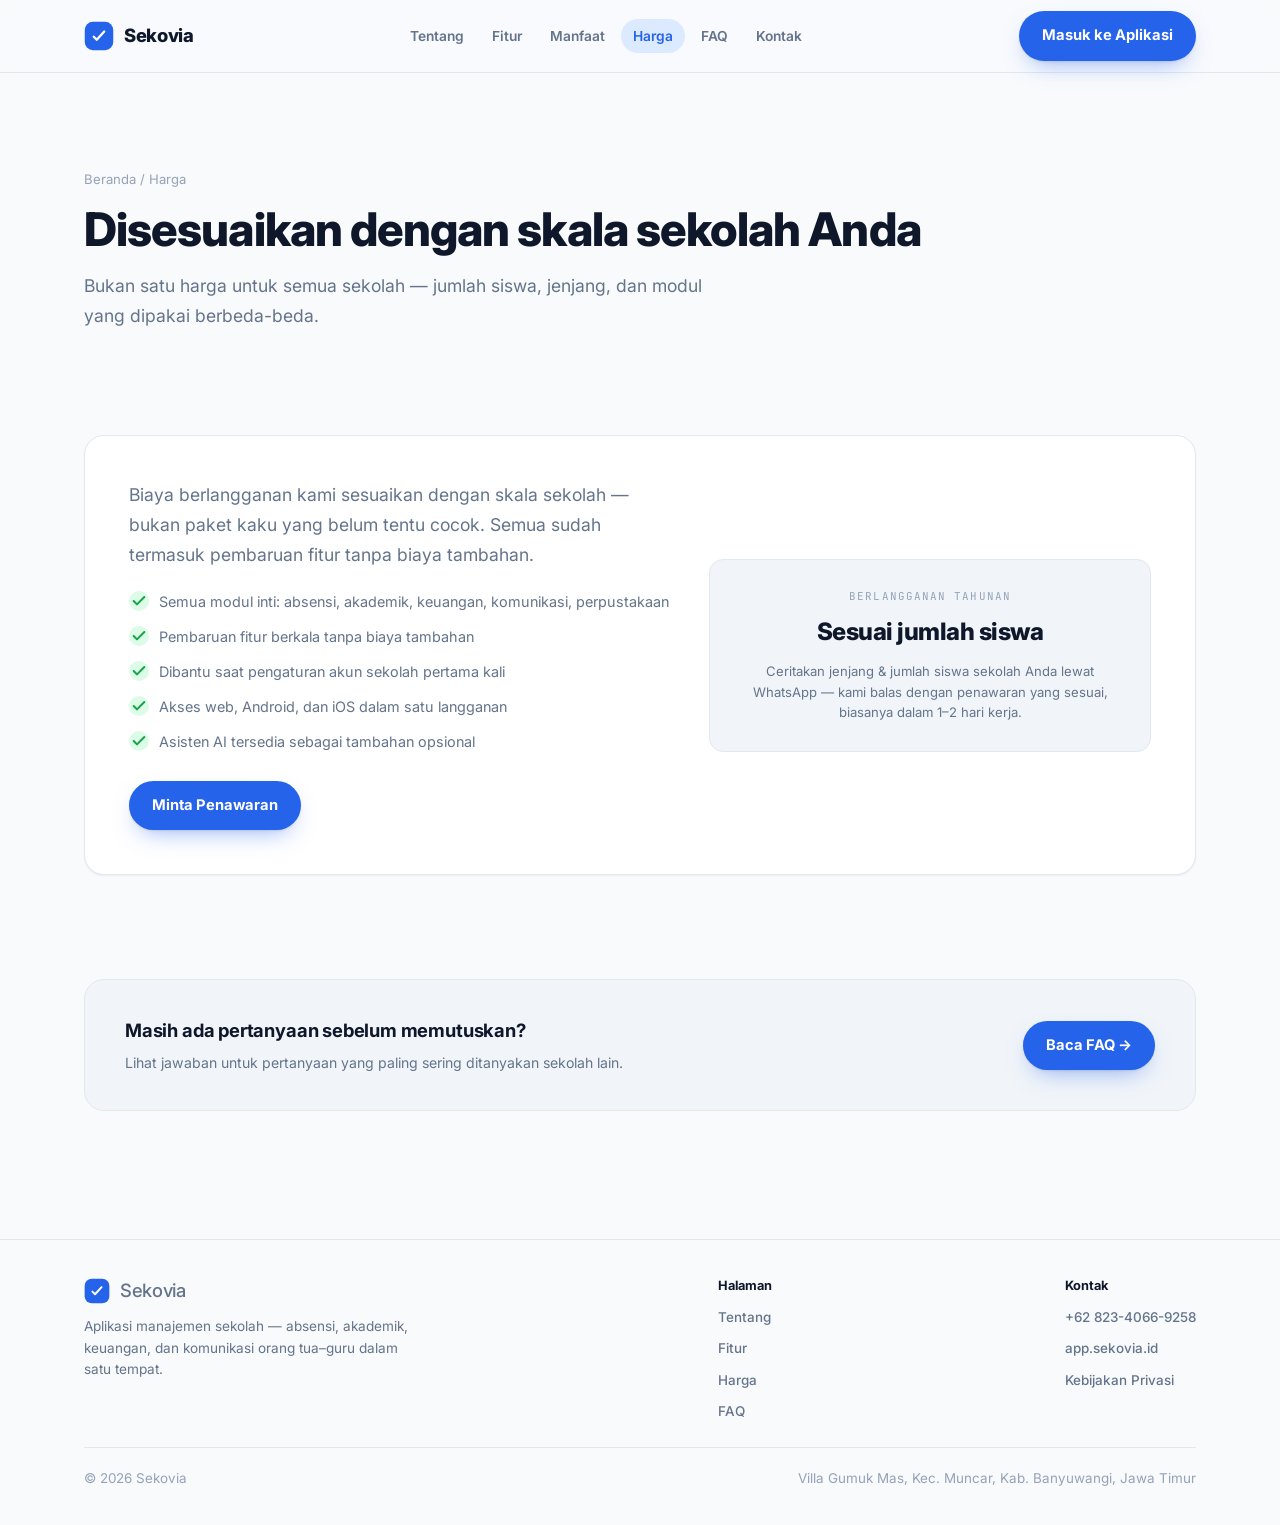
<file: harga.html>
<!DOCTYPE html>
<html lang="id">
<head>
<meta charset="UTF-8">
<meta name="viewport" content="width=device-width, initial-scale=1">
<title>Harga — Sekovia</title>
<meta name="description" content="Biaya berlangganan Sekovia disesuaikan dengan skala sekolah — jumlah siswa, jenjang, dan modul yang dipakai.">
<link rel="icon" href="data:image/svg+xml,%3Csvg xmlns='http://www.w3.org/2000/svg' viewBox='0 0 40 40'%3E%3Crect x='1' y='1' width='38' height='38' rx='11' fill='%232563EB'/%3E%3Cpath d='M13 21l4 4 10-11' fill='none' stroke='%23fff' stroke-width='3.2' stroke-linecap='round' stroke-linejoin='round'/%3E%3C/svg%3E">
<link rel="preconnect" href="https://fonts.googleapis.com">
<link rel="preconnect" href="https://fonts.gstatic.com" crossorigin>
<link href="https://fonts.googleapis.com/css2?family=Inter:wght@400;500;600;700;800;900&family=JetBrains+Mono:wght@400;500;600&display=swap" rel="stylesheet">
<style>
  /* ============================= TOKENS ============================= */
  :root{
    --bg:#F8FAFC;
    --bg-2:#EFF4FB;
    --panel:#FFFFFF;
    --panel-2:#F1F5F9;
    --ink:#0F172A;
    --muted:#64748B;
    --muted-2:#94A3B8;
    --line:#E2E8F0;
    --line-strong:#CBD5E1;
    --accent:#2563EB;
    --accent-2:#1D4ED8;
    --accent-light:#60A5FA;
    --accent-soft:#DBEAFE;
    --purple:#7C3AED; --purple-soft:#EDE9FE;
    --green:#16A34A;  --green-soft:#DCFCE7;
    --orange:#EA580C; --orange-soft:#FFEDD5;
    --sky:#0EA5E9;    --sky-soft:#E0F2FE;
    --shadow-sm: 0 1px 2px rgba(15,23,42,.06);
    --shadow: 0 1px 3px rgba(15,23,42,.05), 0 16px 32px -16px rgba(15,23,42,.16);
    --shadow-lg: 0 2px 6px rgba(15,23,42,.06), 0 30px 60px -20px rgba(37,99,235,.25);
    --radius: 20px;
    --radius-sm: 14px;
    --sans: 'Inter', ui-sans-serif, -apple-system, 'Segoe UI', Roboto, sans-serif;
    --mono: 'JetBrains Mono', ui-monospace, 'SFMono-Regular', Menlo, Consolas, monospace;
    --band-bg-1:#1D4ED8; --band-bg-2:#1E293B; --band-fg:#F8FAFC; --band-fg-dim:rgba(248,250,252,.72); --band-line:rgba(248,250,252,.2);
  }
  @media (prefers-color-scheme: dark){
    :root:not([data-theme="light"]){
      --bg:#0A0F1C; --bg-2:#0D1424; --panel:#121A2C; --panel-2:#161F35;
      --ink:#EAF1FB; --muted:#93A3BE; --muted-2:#66768F;
      --line:#1F2A42; --line-strong:#2B3A5A;
      --accent:#5B8DF6; --accent-2:#7DA3F8; --accent-light:#93B7FA; --accent-soft:#1B2C4E;
      --purple:#B393F5; --purple-soft:#241D3D; --green:#4ADE80; --green-soft:#123423;
      --orange:#FB923C; --orange-soft:#3A2313; --sky:#38BDF8; --sky-soft:#0F2C3E;
      --shadow-sm: 0 1px 2px rgba(0,0,0,.4);
      --shadow: 0 1px 2px rgba(0,0,0,.4), 0 20px 40px -18px rgba(0,0,0,.6);
      --shadow-lg: 0 2px 6px rgba(0,0,0,.4), 0 30px 60px -20px rgba(91,141,246,.35);
      --band-bg-1:#1D4ED8; --band-bg-2:#0A0F1C; --band-fg:#F8FAFC; --band-fg-dim:rgba(248,250,252,.68); --band-line:rgba(248,250,252,.16);
    }
  }
  :root[data-theme="dark"]{
    --bg:#0A0F1C; --bg-2:#0D1424; --panel:#121A2C; --panel-2:#161F35;
    --ink:#EAF1FB; --muted:#93A3BE; --muted-2:#66768F;
    --line:#1F2A42; --line-strong:#2B3A5A;
    --accent:#5B8DF6; --accent-2:#7DA3F8; --accent-light:#93B7FA; --accent-soft:#1B2C4E;
    --purple:#B393F5; --purple-soft:#241D3D; --green:#4ADE80; --green-soft:#123423;
    --orange:#FB923C; --orange-soft:#3A2313; --sky:#38BDF8; --sky-soft:#0F2C3E;
    --shadow-sm: 0 1px 2px rgba(0,0,0,.4);
    --shadow: 0 1px 2px rgba(0,0,0,.4), 0 20px 40px -18px rgba(0,0,0,.6);
    --shadow-lg: 0 2px 6px rgba(0,0,0,.4), 0 30px 60px -20px rgba(91,141,246,.35);
    --band-bg-1:#1D4ED8; --band-bg-2:#0A0F1C; --band-fg:#F8FAFC; --band-fg-dim:rgba(248,250,252,.68); --band-line:rgba(248,250,252,.16);
  }

  *{box-sizing:border-box}
  html{scroll-behavior:smooth}
  body{
    margin:0; background:var(--bg); color:var(--ink);
    font-family:var(--sans); font-size:16px; line-height:1.6;
    -webkit-font-smoothing:antialiased; text-rendering:optimizeLegibility;
  }
  img{max-width:100%}
  a{color:inherit}
  .wrap{max-width:1160px; margin:0 auto; padding:0 24px}
  section{padding:104px 0}
  @media (max-width:720px){ section{padding:64px 0} .wrap{padding:0 20px} }

  h1,h2,h3{font-family:var(--sans); text-wrap:balance; margin:0; color:var(--ink); letter-spacing:-.02em}
  h2{font-size:clamp(1.7rem,3.2vw,2.5rem); font-weight:800}
  h3{font-size:1.1rem; font-weight:700; letter-spacing:-.01em}
  p{margin:0}
  .lede{font-size:1.1rem; color:var(--muted); max-width:60ch; line-height:1.7}
  .eyebrow{
    font-family:var(--mono); font-size:.72rem; letter-spacing:.14em; text-transform:uppercase;
    color:var(--accent); display:inline-flex; align-items:center; gap:8px; margin-bottom:16px;
    background:var(--accent-soft); padding:6px 12px 6px 10px; border-radius:999px; font-weight:600;
  }
  .eyebrow .dot{width:6px; height:6px; border-radius:50%; background:var(--accent); display:inline-block}
  .num{font-variant-numeric:tabular-nums}
  .mono{font-family:var(--mono)}
  .grad-text{
    background:linear-gradient(100deg, var(--accent) 10%, var(--sky) 60%, var(--purple) 100%);
    -webkit-background-clip:text; background-clip:text; color:transparent;
  }

  /* ---------- nav ---------- */
  header{
    position:sticky; top:0; z-index:40;
    background:color-mix(in srgb, var(--bg) 72%, transparent);
    backdrop-filter:saturate(160%) blur(14px); -webkit-backdrop-filter:saturate(160%) blur(14px);
    border-bottom:1px solid var(--line);
  }
  .navrow{display:flex; align-items:center; justify-content:space-between; height:72px}
  .brand{display:flex; align-items:center; gap:10px; font-weight:800; font-size:1.15rem; text-decoration:none; letter-spacing:-.02em}
  .brand svg{display:block}
  .navlinks{display:flex; align-items:center; gap:8px}
  .navlinks ul{display:flex; gap:4px; list-style:none; margin:0; padding:0}
  .navlinks a{text-decoration:none; font-size:.86rem; color:var(--muted); font-weight:600; padding:9px 12px; border-radius:999px; transition:background .15s ease, color .15s ease}
  .navlinks a:hover{color:var(--ink); background:var(--panel-2)}
  #mobileMenu a{text-decoration:none; color:var(--ink); font-weight:600; font-size:.98rem}
  .btn{
    display:inline-flex; align-items:center; gap:8px; border-radius:999px; font-weight:700;
    font-size:.92rem; padding:12px 22px; text-decoration:none; border:1px solid transparent;
    cursor:pointer; transition:transform .15s ease, box-shadow .2s ease, background .15s ease, border-color .15s ease;
    font-family:var(--sans); white-space:nowrap;
  }
  .btn:active{transform:translateY(1px) scale(.99)}
  .btn-primary{background:var(--accent); color:#fff; box-shadow:0 1px 2px rgba(15,23,42,.08), 0 10px 24px -10px rgba(37,99,235,.55)}
  .btn-primary:hover{background:var(--accent-2); box-shadow:0 1px 2px rgba(15,23,42,.08), 0 14px 30px -10px rgba(37,99,235,.65)}
  .btn-ghost{background:var(--panel); color:var(--ink); border-color:var(--line-strong)}
  .btn-ghost:hover{border-color:var(--accent); color:var(--accent)}
  .burger{display:none; background:var(--panel); border:1px solid var(--line-strong); border-radius:10px; width:42px; height:42px; align-items:center; justify-content:center; color:var(--ink)}
  @media (max-width:1040px){
    .navlinks ul{display:none}
    .burger{display:flex}
    .navcta .btn span.long{display:none}
  }
  .navcta{display:flex; align-items:center; gap:10px}
  .navcta .btn span.short{display:none}
  @media (max-width:1040px){ .navcta .btn span.short{display:inline} }

  /* ---------- hero ---------- */
  .hero{position:relative; overflow:hidden; padding-top:88px; padding-bottom:64px}
  .hero-glow{
    position:absolute; z-index:0; pointer-events:none; filter:blur(70px); opacity:.55;
    width:900px; height:560px; top:-220px; right:-220px;
    background:radial-gradient(circle at 30% 30%, var(--accent-light), transparent 60%),
               radial-gradient(circle at 70% 60%, var(--sky), transparent 55%),
               radial-gradient(circle at 40% 80%, var(--purple), transparent 55%);
  }
  @media (prefers-color-scheme: dark){ :root:not([data-theme="light"]) .hero-glow{opacity:.28} }
  :root[data-theme="dark"] .hero-glow{opacity:.28}
  .hero .wrap{position:relative; z-index:1}
  .herogrid{display:grid; grid-template-columns:1.05fr .95fr; gap:56px; align-items:center}
  @media (max-width:920px){ .herogrid{grid-template-columns:1fr; gap:44px} }
  .hero h1{font-size:clamp(2.3rem,4.8vw,3.6rem); font-weight:800; line-height:1.06}
  .hero .lede{margin-top:22px; font-size:1.15rem}
  .herobtns{display:flex; gap:12px; margin-top:34px; flex-wrap:wrap}
  .heronote{margin-top:26px; font-size:.82rem; color:var(--muted-2); font-family:var(--mono); display:flex; align-items:center; gap:10px}
  .heronote .sep{width:3px; height:3px; border-radius:50%; background:var(--muted-2)}

  /* kartu absensi mockup — bento app card */
  .cardwrap{display:flex; justify-content:center; align-items:center; position:relative; min-height:380px}
  .idcard{
    width:308px; background:var(--panel); border:1px solid var(--line); border-radius:24px;
    box-shadow:var(--shadow-lg); padding:26px; position:relative; z-index:2;
  }
  .idcard-top{display:flex; align-items:center; justify-content:space-between; margin-bottom:18px}
  .idcard-label{font-size:.68rem; letter-spacing:.08em; text-transform:uppercase; color:var(--muted-2); font-weight:700}
  .idcard-dot{width:8px; height:8px; border-radius:50%; background:var(--green); box-shadow:0 0 0 4px var(--green-soft)}
  .idcard-body{display:flex; gap:18px; align-items:center}
  .qrblock{
    flex:none; width:92px; height:92px; border-radius:16px;
    background:linear-gradient(155deg, var(--ink), color-mix(in srgb, var(--ink) 80%, var(--accent)));
    padding:10px; display:grid; grid-template-columns:repeat(6,1fr); grid-template-rows:repeat(6,1fr); gap:3px;
  }
  :root[data-theme="dark"] .qrblock{background:linear-gradient(155deg,#1B2C4E,#2A4A9E)}
  @media (prefers-color-scheme: dark){ :root:not([data-theme="light"]) .qrblock{background:linear-gradient(155deg,#1B2C4E,#2A4A9E)} }
  .qrblock i{background:#fff; border-radius:3px}
  .qrblock i.off{background:transparent}
  .idcard-fields{flex:1; min-width:0}
  .idcard-name{font-weight:800; font-size:1.08rem; margin-bottom:3px; letter-spacing:-.01em}
  .idcard-meta{font-size:.8rem; color:var(--muted); margin-bottom:9px}
  .idcard-nisn{font-family:var(--mono); font-size:.72rem; color:var(--muted-2)}
  .idcard-code{
    margin-top:18px; font-family:var(--mono); font-size:.68rem; color:var(--accent);
    background:var(--accent-soft); border-radius:10px; padding:8px 12px; display:block;
  }
  .toast{
    position:absolute; z-index:3; left:-14px; bottom:36px; background:var(--panel); border:1px solid var(--line);
    border-radius:14px; padding:11px 16px; box-shadow:var(--shadow); font-size:.82rem; font-weight:700;
    display:flex; align-items:center; gap:8px; color:var(--green);
  }
  @media (max-width:920px){ .toast{left:8px} }
  @media (max-width:420px){ .idcard{width:100%; max-width:308px} }

  /* ---------- facts strip ---------- */
  .facts{padding:0 0 96px}
  .factsgrid{display:grid; grid-template-columns:repeat(4,1fr); gap:16px}
  @media (max-width:760px){ .factsgrid{grid-template-columns:repeat(2,1fr)} }
  .factcell{
    padding:22px 20px; background:var(--panel); border:1px solid var(--line); border-radius:var(--radius-sm);
    box-shadow:var(--shadow-sm);
  }
  .factcell .num{display:block; font-size:clamp(1.3rem,2.2vw,1.7rem); font-weight:800; color:var(--ink); white-space:nowrap; letter-spacing:-.02em}
  .factcell .lbl{font-size:.84rem; color:var(--muted); margin-top:6px; line-height:1.5}

  .sechead{max-width:640px; margin-bottom:48px}
  .sechead .lede{margin-top:14px}

  /* ---------- roles bento ---------- */
  .rolegrid{display:grid; grid-template-columns:repeat(4,1fr); gap:18px}
  @media (max-width:980px){ .rolegrid{grid-template-columns:repeat(2,1fr)} }
  @media (max-width:600px){ .rolegrid{grid-template-columns:1fr} }
  .rolecard{
    background:var(--panel); border:1px solid var(--line); border-radius:var(--radius); padding:26px;
    box-shadow:var(--shadow-sm); transition:transform .2s ease, box-shadow .2s ease, border-color .2s ease;
  }
  .rolecard:hover{transform:translateY(-4px); box-shadow:var(--shadow); border-color:var(--line-strong)}
  .rolehead{display:flex; align-items:center; gap:12px; margin-bottom:18px}
  .roleicon{width:40px; height:40px; border-radius:12px; display:flex; align-items:center; justify-content:center; flex:none}
  .rolecard ul{margin:0; padding:0; list-style:none; display:flex; flex-direction:column; gap:12px}
  .rolecard li{font-size:.87rem; color:var(--muted); line-height:1.55; padding-left:18px; position:relative}
  .rolecard li::before{content:""; position:absolute; left:0; top:.55em; width:6px; height:6px; border-radius:50%; background:var(--line-strong)}

  /* ---------- feature bento ---------- */
  .featgrid{display:grid; grid-template-columns:repeat(2,1fr); gap:18px}
  @media (max-width:780px){ .featgrid{grid-template-columns:1fr} }
  .featcard{
    background:var(--panel); border:1px solid var(--line); border-radius:var(--radius); padding:34px;
    box-shadow:var(--shadow-sm); opacity:0; transform:translateY(16px); transition:opacity .5s ease, transform .5s ease, box-shadow .2s ease, border-color .2s ease;
  }
  .featcard.in{opacity:1; transform:none}
  .featcard:hover{box-shadow:var(--shadow); border-color:var(--line-strong)}
  .feat-icon{width:44px; height:44px; border-radius:12px; display:flex; align-items:center; justify-content:center; margin-bottom:18px}
  .featcard h3{font-size:1.22rem; margin-bottom:10px}
  .featcard p{color:var(--muted); font-size:.94rem; line-height:1.65}
  .featcard .chipline{display:flex; gap:8px; flex-wrap:wrap; margin-top:18px}
  .chip{font-family:var(--mono); font-size:.7rem; background:var(--panel-2); border:1px solid var(--line); color:var(--muted); padding:5px 10px; border-radius:999px; font-weight:500}

  /* ---------- steps ---------- */
  .steps{display:grid; grid-template-columns:repeat(3,1fr); gap:20px}
  @media (max-width:820px){ .steps{grid-template-columns:1fr} }
  .step{
    position:relative; padding:28px 26px; background:var(--panel); border:1px solid var(--line);
    border-radius:var(--radius); box-shadow:var(--shadow-sm);
  }
  .step .stepno{
    display:inline-flex; align-items:center; justify-content:center; width:36px; height:36px; border-radius:10px;
    background:var(--accent-soft); color:var(--accent); font-weight:800; font-size:1.05rem; margin-bottom:16px;
  }
  .step h3{margin-bottom:8px; font-size:1.05rem}
  .step p{color:var(--muted); font-size:.92rem; line-height:1.6}

  /* ---------- security ---------- */
  .secbox{
    display:grid; grid-template-columns:auto 1fr; gap:24px; align-items:flex-start;
    background:var(--panel); border:1px solid var(--line); border-radius:var(--radius); padding:36px;
    box-shadow:var(--shadow-sm);
  }
  @media (max-width:640px){ .secbox{grid-template-columns:1fr} }
  .secicon{width:52px; height:52px; border-radius:14px; background:var(--green-soft); color:var(--green); display:flex; align-items:center; justify-content:center; flex:none}
  .secbox p{color:var(--muted); line-height:1.75; margin-top:12px}
  .secbox a{color:var(--accent); text-decoration:underline; text-underline-offset:2px; font-weight:600}

  /* ---------- contact ---------- */
  .contactband{
    background:linear-gradient(120deg, var(--band-bg-1), var(--band-bg-2));
    border-radius:28px; padding:56px 48px; display:flex; align-items:center; justify-content:space-between; gap:32px;
    color:var(--band-fg); box-shadow:var(--shadow-lg); position:relative; overflow:hidden;
  }
  .contactband::before{
    content:""; position:absolute; inset:0; background:radial-gradient(circle at 85% 20%, rgba(255,255,255,.16), transparent 55%); pointer-events:none;
  }
  .contactband > *{position:relative}
  .contactband h2{color:var(--band-fg)}
  .contactband p{color:var(--band-fg-dim); margin-top:12px; max-width:44ch}
  @media (max-width:760px){ .contactband{flex-direction:column; align-items:flex-start; padding:40px 28px} }
  .contactband .btn-primary{background:var(--band-fg); color:var(--band-bg-1); box-shadow:0 10px 24px -10px rgba(0,0,0,.35)}
  .contactband .btn-primary:hover{opacity:.92}
  .contactband .btn-ghost{background:transparent; border-color:var(--band-line); color:var(--band-fg)}
  .contactband .btn-ghost:hover{border-color:var(--band-fg); color:var(--band-fg)}

  footer{border-top:1px solid var(--line); padding:36px 0; margin-top:24px}
  .footrow{display:flex; align-items:center; justify-content:space-between; gap:16px; flex-wrap:wrap; font-size:.84rem; color:var(--muted-2)}
  .footrow a{text-decoration:none; color:var(--muted); font-weight:500}
  .footrow a:hover{color:var(--accent)}
  .footlinks{display:flex; gap:22px; flex-wrap:wrap}

  @media (prefers-reduced-motion: reduce){
    html{scroll-behavior:auto}
    .featcard{transition:none; opacity:1; transform:none}
    .rolecard{transition:none}
  }

  /* ---------- tentang ---------- */
  .aboutgrid{display:grid; grid-template-columns:1fr 1fr; gap:56px; align-items:center}
  @media (max-width:900px){ .aboutgrid{grid-template-columns:1fr; gap:32px} }
  .aboutstats{display:grid; grid-template-columns:1fr 1fr; gap:14px}
  .aboutstat{background:var(--panel); border:1px solid var(--line); border-radius:var(--radius-sm); padding:20px; box-shadow:var(--shadow-sm)}
  .aboutstat b{display:block; font-size:1.35rem; font-weight:800; letter-spacing:-.02em}
  .aboutstat span{font-size:.8rem; color:var(--muted)}

  /* ---------- fitur lengkap (checklist) ---------- */
  .checklist{display:grid; grid-template-columns:1fr 1fr; gap:16px}
  @media (max-width:820px){ .checklist{grid-template-columns:1fr} }
  .checkitem{
    display:flex; gap:14px; background:var(--panel); border:1px solid var(--line); border-left:3px solid var(--c, var(--accent));
    border-radius:var(--radius-sm); padding:18px 20px; box-shadow:var(--shadow-sm);
  }
  .checkitem .tick{flex:none; width:22px; height:22px; border-radius:50%; background:var(--cs, var(--accent-soft)); color:var(--c, var(--accent)); display:flex; align-items:center; justify-content:center; margin-top:1px}
  .checkitem b{font-weight:700; font-size:.92rem}
  .checkitem p{font-size:.85rem; color:var(--muted); margin-top:3px; line-height:1.55}
  .checkitem .soon{font-family:var(--mono); font-size:.62rem; text-transform:uppercase; letter-spacing:.06em; color:var(--orange); background:var(--orange-soft); padding:2px 7px; border-radius:999px; margin-left:8px; vertical-align:middle}

  /* ---------- manfaat ---------- */
  .benefitpanel{
    background:linear-gradient(155deg, var(--accent-soft), var(--panel) 55%); border:1px solid var(--line);
    border-radius:var(--radius); padding:40px; box-shadow:var(--shadow-sm);
  }
  .benefitgrid{display:grid; grid-template-columns:1fr 1fr; gap:20px; margin-top:28px}
  @media (max-width:760px){ .benefitgrid{grid-template-columns:1fr} }
  .benefititem{display:flex; gap:12px; align-items:flex-start}
  .benefititem .tick{flex:none; width:26px; height:26px; border-radius:50%; background:var(--accent); color:#fff; display:flex; align-items:center; justify-content:center; margin-top:1px}
  .benefititem b{font-weight:700; font-size:.94rem; display:block}
  .benefititem p{font-size:.85rem; color:var(--muted); margin-top:3px; line-height:1.55}

  /* ---------- pratinjau (mockup tour) ---------- */
  .tourgrid{display:grid; grid-template-columns:repeat(3,1fr); gap:18px}
  @media (max-width:900px){ .tourgrid{grid-template-columns:1fr} }
  .tourcard{background:var(--panel); border:1px solid var(--line); border-radius:var(--radius); box-shadow:var(--shadow); overflow:hidden}
  .tourchrome{display:flex; align-items:center; gap:6px; padding:12px 16px; border-bottom:1px solid var(--line); background:var(--panel-2)}
  .tourchrome i{width:8px; height:8px; border-radius:50%; background:var(--line-strong); display:block}
  .tourchrome span{font-size:.72rem; color:var(--muted); font-weight:600; margin-left:6px}
  .tourbody{padding:20px}
  .tourbars{display:flex; align-items:flex-end; gap:8px; height:74px; margin-top:14px}
  .tourbars i{flex:1; border-radius:5px 5px 0 0; background:linear-gradient(180deg, var(--accent-light), var(--accent))}
  .tourstat{display:grid; grid-template-columns:repeat(3,1fr); gap:8px}
  .tourstat div{background:var(--panel-2); border-radius:10px; padding:10px; text-align:center}
  .tourstat b{display:block; font-size:1.05rem; font-weight:800}
  .tourstat span{font-size:.62rem; color:var(--muted)}
  .tourbooks{display:grid; grid-template-columns:repeat(4,1fr); gap:8px}
  .tourbooks i{display:block; aspect-ratio:3/4; border-radius:6px}
  .tourcal{display:grid; grid-template-columns:repeat(7,1fr); gap:5px}
  .tourcal i{aspect-ratio:1; border-radius:5px; background:var(--panel-2); display:block; position:relative}
  .tourcal i.on::after{content:""; position:absolute; inset:3px; border-radius:3px; background:var(--c,var(--accent))}
  .tourfoot{padding:14px 20px; border-top:1px solid var(--line); font-size:.78rem; color:var(--muted)}

  /* ---------- harga ---------- */
  .pricepanel{
    background:var(--panel); border:1px solid var(--line); border-radius:var(--radius); padding:44px;
    box-shadow:var(--shadow-sm); display:grid; grid-template-columns:1.1fr .9fr; gap:40px; align-items:center;
  }
  @media (max-width:860px){ .pricepanel{grid-template-columns:1fr; padding:32px 26px} }
  .pricepanel ul{list-style:none; margin:20px 0 0; padding:0; display:flex; flex-direction:column; gap:12px}
  .pricepanel li{display:flex; gap:10px; align-items:flex-start; font-size:.9rem; color:var(--muted)}
  .pricepanel li .tick{flex:none; width:20px; height:20px; border-radius:50%; background:var(--green-soft); color:var(--green); display:flex; align-items:center; justify-content:center; margin-top:1px}
  .pricecard{background:var(--panel-2); border:1px solid var(--line); border-radius:var(--radius-sm); padding:28px; text-align:center}
  .pricecard .tag{font-family:var(--mono); font-size:.68rem; text-transform:uppercase; letter-spacing:.1em; color:var(--muted-2)}
  .pricecard .value{font-size:1.5rem; font-weight:800; margin-top:8px; letter-spacing:-.02em}
  .pricecard p{font-size:.82rem; color:var(--muted); margin-top:10px; line-height:1.55}

  /* ---------- faq ---------- */
  .faqlist{display:flex; flex-direction:column; gap:12px; max-width:820px}
  .faqitem{background:var(--panel); border:1px solid var(--line); border-radius:var(--radius-sm); box-shadow:var(--shadow-sm); overflow:hidden}
  .faqitem summary{
    list-style:none; cursor:pointer; padding:18px 22px; font-weight:700; font-size:.95rem;
    display:flex; align-items:center; justify-content:space-between; gap:16px;
  }
  .faqitem summary::-webkit-details-marker{display:none}
  .faqitem summary .plus{flex:none; width:24px; height:24px; border-radius:50%; background:var(--panel-2); display:flex; align-items:center; justify-content:center; color:var(--muted); transition:transform .2s ease}
  .faqitem[open] summary .plus{transform:rotate(45deg); background:var(--accent-soft); color:var(--accent)}
  .faqitem .faqbody{padding:0 22px 20px; color:var(--muted); font-size:.9rem; line-height:1.65}

  .icon-tick{width:16px; height:16px}

  /* ---------- active nav (multi-page) ---------- */
  .navlinks a.active{color:var(--accent); background:var(--accent-soft)}
  #mobileMenu a.active{color:var(--accent)}

  /* ---------- page header (non-home pages) ---------- */
  .pagehead{padding:96px 0 0}
  .pagehead .wrap{position:relative; z-index:1}
  .crumb{font-size:.82rem; color:var(--muted-2); margin-bottom:14px}
  .crumb a{color:var(--muted-2); text-decoration:none}
  .crumb a:hover{color:var(--accent)}
  .pagehead h1{font-size:clamp(2rem,4vw,2.9rem); font-weight:800; line-height:1.1}

  /* ---------- kontak page cards ---------- */
  .contactgrid{display:grid; grid-template-columns:repeat(3,1fr); gap:16px; margin-top:40px}
  @media (max-width:820px){ .contactgrid{grid-template-columns:1fr} }
  .contactcard{background:var(--panel); border:1px solid var(--line); border-radius:var(--radius-sm); padding:24px; box-shadow:var(--shadow-sm); text-decoration:none; display:block; transition:transform .2s ease, box-shadow .2s ease}
  .contactcard:hover{transform:translateY(-3px); box-shadow:var(--shadow)}
  .contactcard .roleicon{margin-bottom:14px}
  .contactcard b{display:block; font-size:.95rem; margin-bottom:4px}
  .contactcard span{font-size:.83rem; color:var(--muted)}

  /* ---------- simple CTA band variant (secondary pages) ---------- */
  .minicta{
    background:var(--panel-2); border:1px solid var(--line); border-radius:var(--radius);
    padding:36px 40px; display:flex; align-items:center; justify-content:space-between; gap:24px; flex-wrap:wrap;
  }
  .minicta h3{font-size:1.15rem}
  .minicta p{color:var(--muted); font-size:.88rem; margin-top:6px}

</style>
</head>
<body>

<header>
  <div class="wrap navrow">
    <a href="index.html" class="brand">
      <svg width="30" height="30" viewBox="0 0 40 40" fill="none"><rect x="1" y="1" width="38" height="38" rx="11" fill="#2563EB"/><path d="M13 21l4 4 10-11" stroke="#fff" stroke-width="3" stroke-linecap="round" stroke-linejoin="round"/></svg>
      Sekovia
    </a>
    <div class="navlinks">
      <ul>
        <li><a href="tentang.html">Tentang</a></li>
        <li><a href="fitur.html">Fitur</a></li>
        <li><a href="manfaat.html">Manfaat</a></li>
        <li><a href="harga.html" class="active" aria-current="page">Harga</a></li>
        <li><a href="faq.html">FAQ</a></li>
        <li><a href="kontak.html">Kontak</a></li>
      </ul>
    </div>
    <div class="navcta">
      <button class="burger" id="burgerBtn" aria-label="Buka menu" aria-expanded="false">
        <svg width="18" height="18" viewBox="0 0 24 24" fill="none" stroke="currentColor" stroke-width="2" stroke-linecap="round"><line x1="3" y1="6" x2="21" y2="6"/><line x1="3" y1="12" x2="21" y2="12"/><line x1="3" y1="18" x2="21" y2="18"/></svg>
      </button>
      <a class="btn btn-primary" href="https://app.sekovia.id" target="_blank" rel="noopener"><span class="long">Masuk ke Aplikasi</span><span class="short">Masuk</span></a>
    </div>
  </div>
  <div id="mobileMenu" hidden style="border-top:1px solid var(--line); background:var(--bg)">
    <ul style="list-style:none; margin:0; padding:16px 24px; display:flex; flex-direction:column; gap:16px">
      <li><a href="index.html">Beranda</a></li>
      <li><a href="tentang.html">Tentang</a></li>
      <li><a href="fitur.html">Fitur</a></li>
      <li><a href="manfaat.html">Manfaat</a></li>
      <li><a href="harga.html" class="active" aria-current="page">Harga</a></li>
      <li><a href="faq.html">FAQ</a></li>
      <li><a href="kontak.html">Kontak</a></li>
    </ul>
  </div>
</header>

<main id="top">

  <section class="pagehead">
    <div class="wrap">
      <div class="crumb"><a href="index.html">Beranda</a> / Harga</div>
      <h1>Disesuaikan dengan skala sekolah Anda</h1>
      <p class="lede" style="margin-top:16px">Bukan satu harga untuk semua sekolah — jumlah siswa, jenjang, dan modul yang dipakai berbeda-beda.</p>
    </div>
  </section>

  <!-- ============================= HARGA ============================= -->
  <section id="harga">
    <div class="wrap">
      <div class="pricepanel">
        <div>
          <p class="lede">Biaya berlangganan kami sesuaikan dengan skala sekolah — bukan paket kaku yang belum tentu cocok. Semua sudah termasuk pembaruan fitur tanpa biaya tambahan.</p>
          <ul>
            <li><span class="tick"><svg class="icon-tick" viewBox="0 0 24 24" fill="none" stroke="currentColor" stroke-width="3" stroke-linecap="round" stroke-linejoin="round"><path d="M20 6L9 17l-5-5"/></svg></span>Semua modul inti: absensi, akademik, keuangan, komunikasi, perpustakaan</li>
            <li><span class="tick"><svg class="icon-tick" viewBox="0 0 24 24" fill="none" stroke="currentColor" stroke-width="3" stroke-linecap="round" stroke-linejoin="round"><path d="M20 6L9 17l-5-5"/></svg></span>Pembaruan fitur berkala tanpa biaya tambahan</li>
            <li><span class="tick"><svg class="icon-tick" viewBox="0 0 24 24" fill="none" stroke="currentColor" stroke-width="3" stroke-linecap="round" stroke-linejoin="round"><path d="M20 6L9 17l-5-5"/></svg></span>Dibantu saat pengaturan akun sekolah pertama kali</li>
            <li><span class="tick"><svg class="icon-tick" viewBox="0 0 24 24" fill="none" stroke="currentColor" stroke-width="3" stroke-linecap="round" stroke-linejoin="round"><path d="M20 6L9 17l-5-5"/></svg></span>Akses web, Android, dan iOS dalam satu langganan</li>
            <li><span class="tick"><svg class="icon-tick" viewBox="0 0 24 24" fill="none" stroke="currentColor" stroke-width="3" stroke-linecap="round" stroke-linejoin="round"><path d="M20 6L9 17l-5-5"/></svg></span>Asisten AI tersedia sebagai tambahan opsional</li>
          </ul>
          <div class="herobtns" style="margin-top:28px">
            <a class="btn btn-primary" href="https://wa.me/6282340669258" target="_blank" rel="noopener">Minta Penawaran</a>
          </div>
        </div>
        <div class="pricecard">
          <div class="tag">Berlangganan tahunan</div>
          <div class="value">Sesuai jumlah siswa</div>
          <p>Ceritakan jenjang &amp; jumlah siswa sekolah Anda lewat WhatsApp — kami balas dengan penawaran yang sesuai, biasanya dalam 1–2 hari kerja.</p>
        </div>
      </div>
    </div>
  </section>

  <!-- ============================= CTA ============================= -->
  <section style="padding-top:0">
    <div class="wrap">
      <div class="minicta">
        <div>
          <h3>Masih ada pertanyaan sebelum memutuskan?</h3>
          <p>Lihat jawaban untuk pertanyaan yang paling sering ditanyakan sekolah lain.</p>
        </div>
        <a class="btn btn-primary" href="faq.html">Baca FAQ →</a>
      </div>
    </div>
  </section>

</main>

<footer>
  <div class="wrap" style="display:flex; flex-direction:column; gap:24px">
    <div class="footrow" style="align-items:flex-start">
      <div style="max-width:340px">
        <a href="index.html" class="brand" style="margin-bottom:10px; display:inline-flex">
          <svg width="26" height="26" viewBox="0 0 40 40" fill="none"><rect x="1" y="1" width="38" height="38" rx="11" fill="#2563EB"/><path d="M13 21l4 4 10-11" stroke="#fff" stroke-width="3" stroke-linecap="round" stroke-linejoin="round"/></svg>
          Sekovia
        </a>
        <p style="font-size:.85rem; color:var(--muted); line-height:1.6">Aplikasi manajemen sekolah — absensi, akademik, keuangan, dan komunikasi orang tua–guru dalam satu tempat.</p>
      </div>
      <div class="footlinks" style="flex-direction:column; gap:10px">
        <b style="color:var(--ink); font-size:.8rem">Halaman</b>
        <a href="tentang.html">Tentang</a>
        <a href="fitur.html">Fitur</a>
        <a href="harga.html">Harga</a>
        <a href="faq.html">FAQ</a>
      </div>
      <div class="footlinks" style="flex-direction:column; gap:10px">
        <b style="color:var(--ink); font-size:.8rem">Kontak</b>
        <a href="https://wa.me/6282340669258" target="_blank" rel="noopener">+62 823-4066-9258</a>
        <a href="https://app.sekovia.id" target="_blank" rel="noopener">app.sekovia.id</a>
        <a href="kebijakan-privasi.html">Kebijakan Privasi</a>
      </div>
    </div>
    <div class="footrow" style="border-top:1px solid var(--line); padding-top:20px">
      <span>© 2026 Sekovia</span>
      <span>Villa Gumuk Mas, Kec. Muncar, Kab. Banyuwangi, Jawa Timur</span>
    </div>
  </div>
</footer>

<script>
// Sekovia website — shared behaviour for every page.
(function () {
  var btn = document.getElementById('burgerBtn');
  var menu = document.getElementById('mobileMenu');
  if (!btn || !menu) return;
  btn.addEventListener('click', function () {
    var open = !menu.hidden;
    menu.hidden = open;
    btn.setAttribute('aria-expanded', String(!open));
  });
  menu.querySelectorAll('a').forEach(function (a) {
    a.addEventListener('click', function () {
      menu.hidden = true;
      btn.setAttribute('aria-expanded', 'false');
    });
  });
})();

// Fade cards in as they scroll into view (used on the fitur page).
(function () {
  var cards = document.querySelectorAll('.featcard');
  if (!cards.length) return;
  if (!('IntersectionObserver' in window) || window.matchMedia('(prefers-reduced-motion: reduce)').matches) {
    cards.forEach(function (c) { c.classList.add('in'); });
    return;
  }
  var io = new IntersectionObserver(function (entries) {
    entries.forEach(function (e) {
      if (e.isIntersecting) { e.target.classList.add('in'); io.unobserve(e.target); }
    });
  }, { threshold: .15 });
  cards.forEach(function (c) { io.observe(c); });
})();

</script>
</body>
</html>
</file>
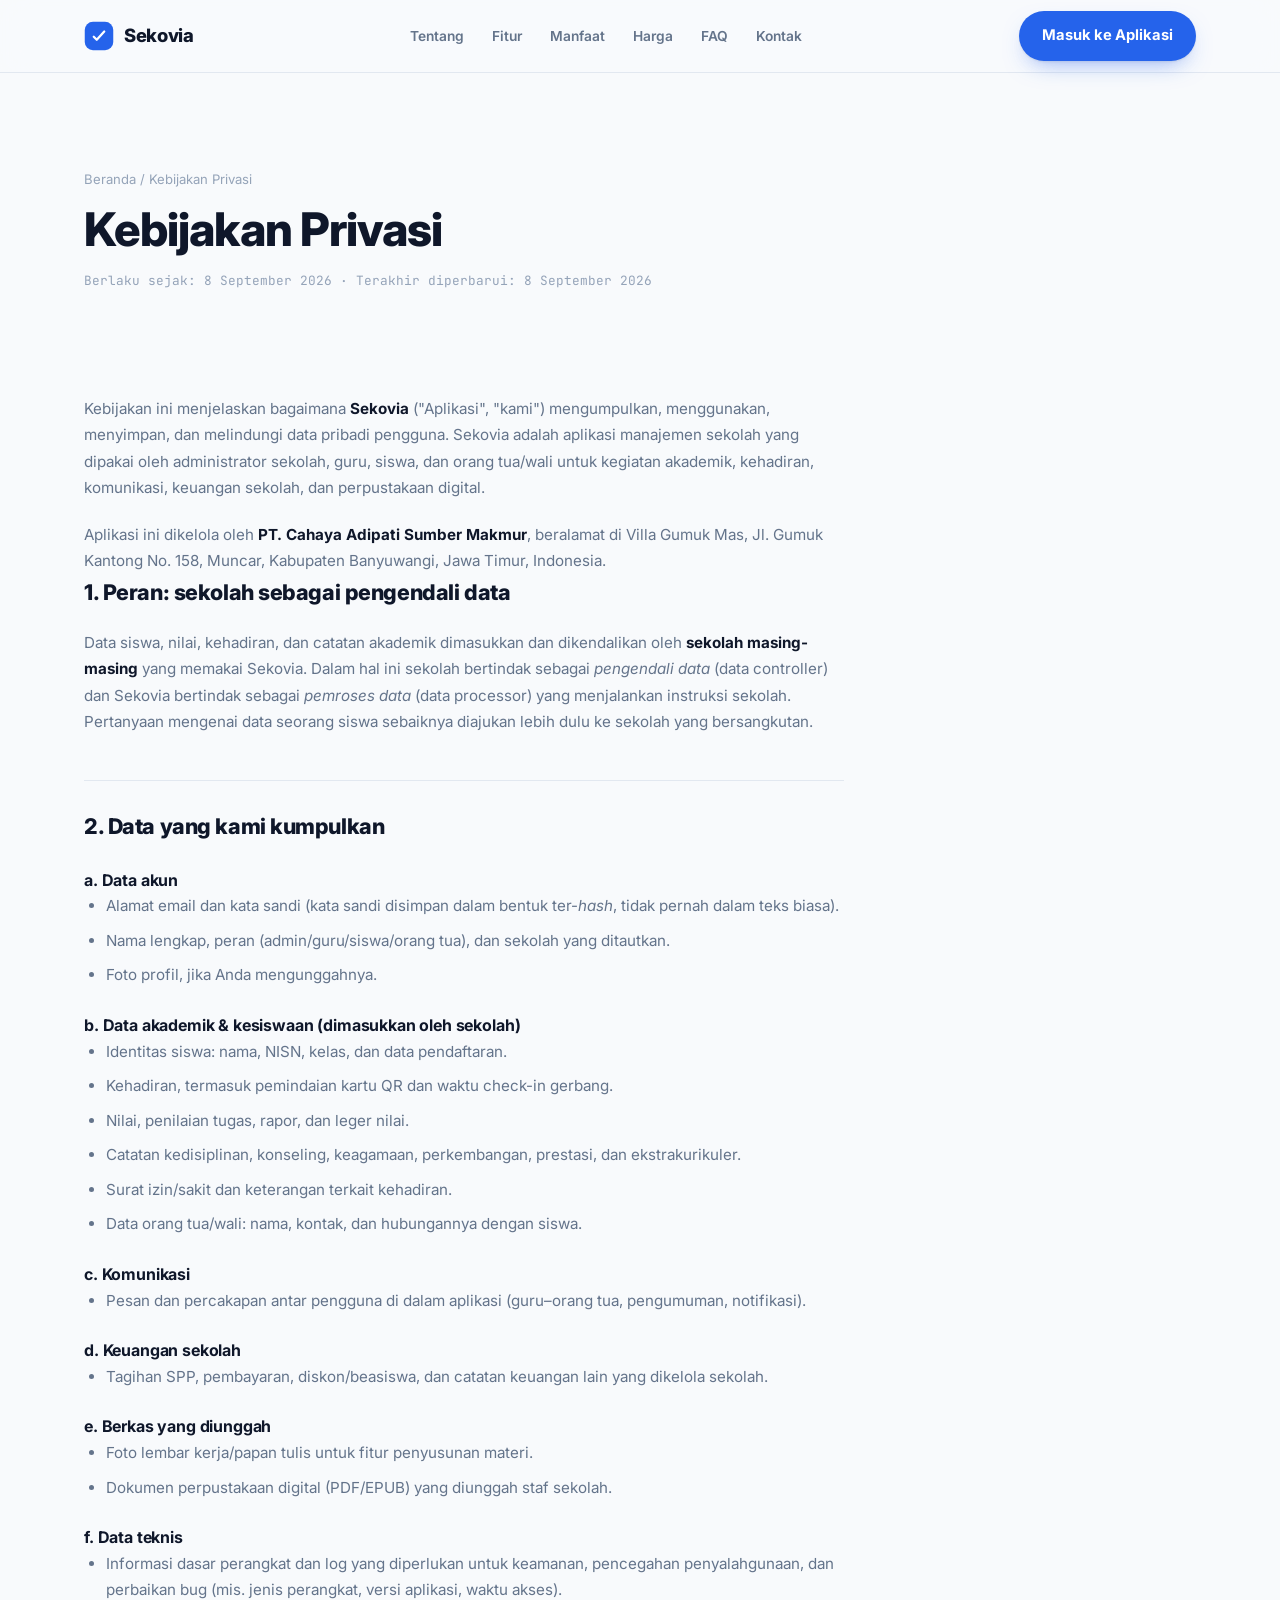
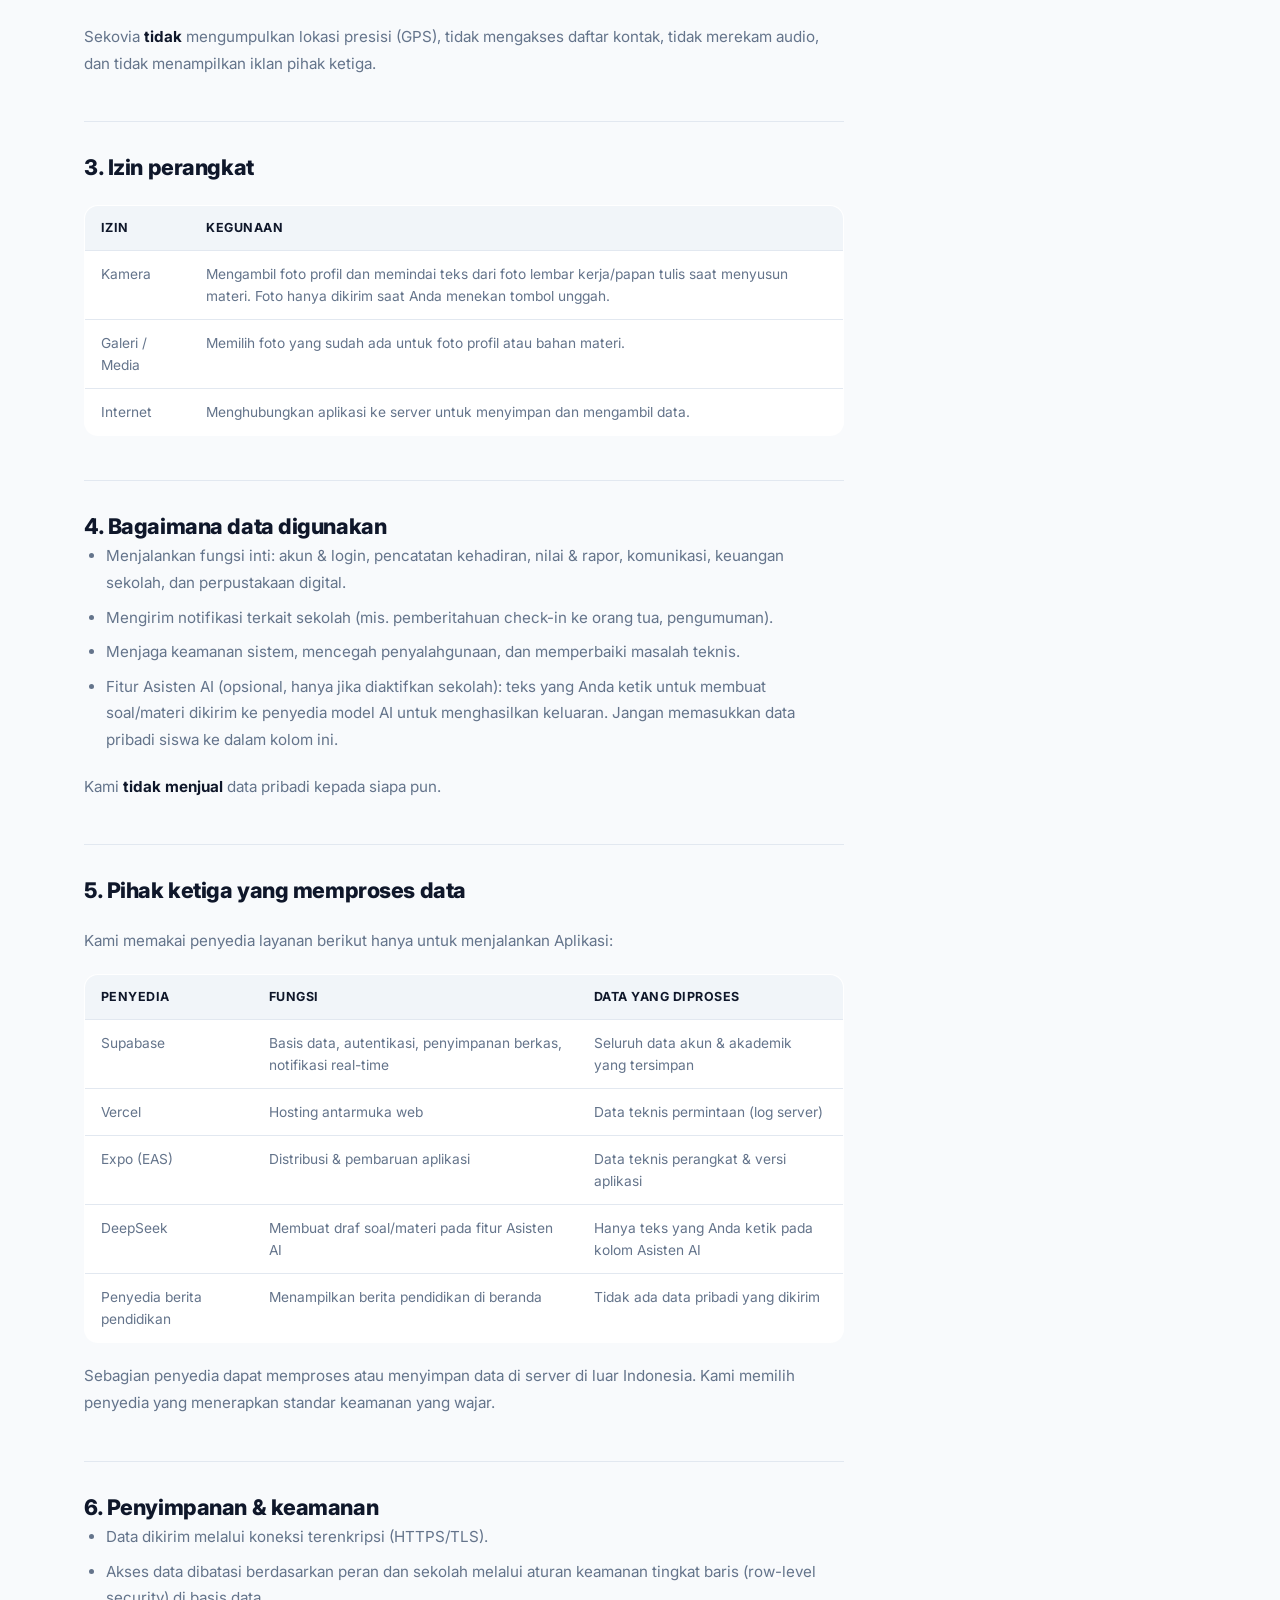
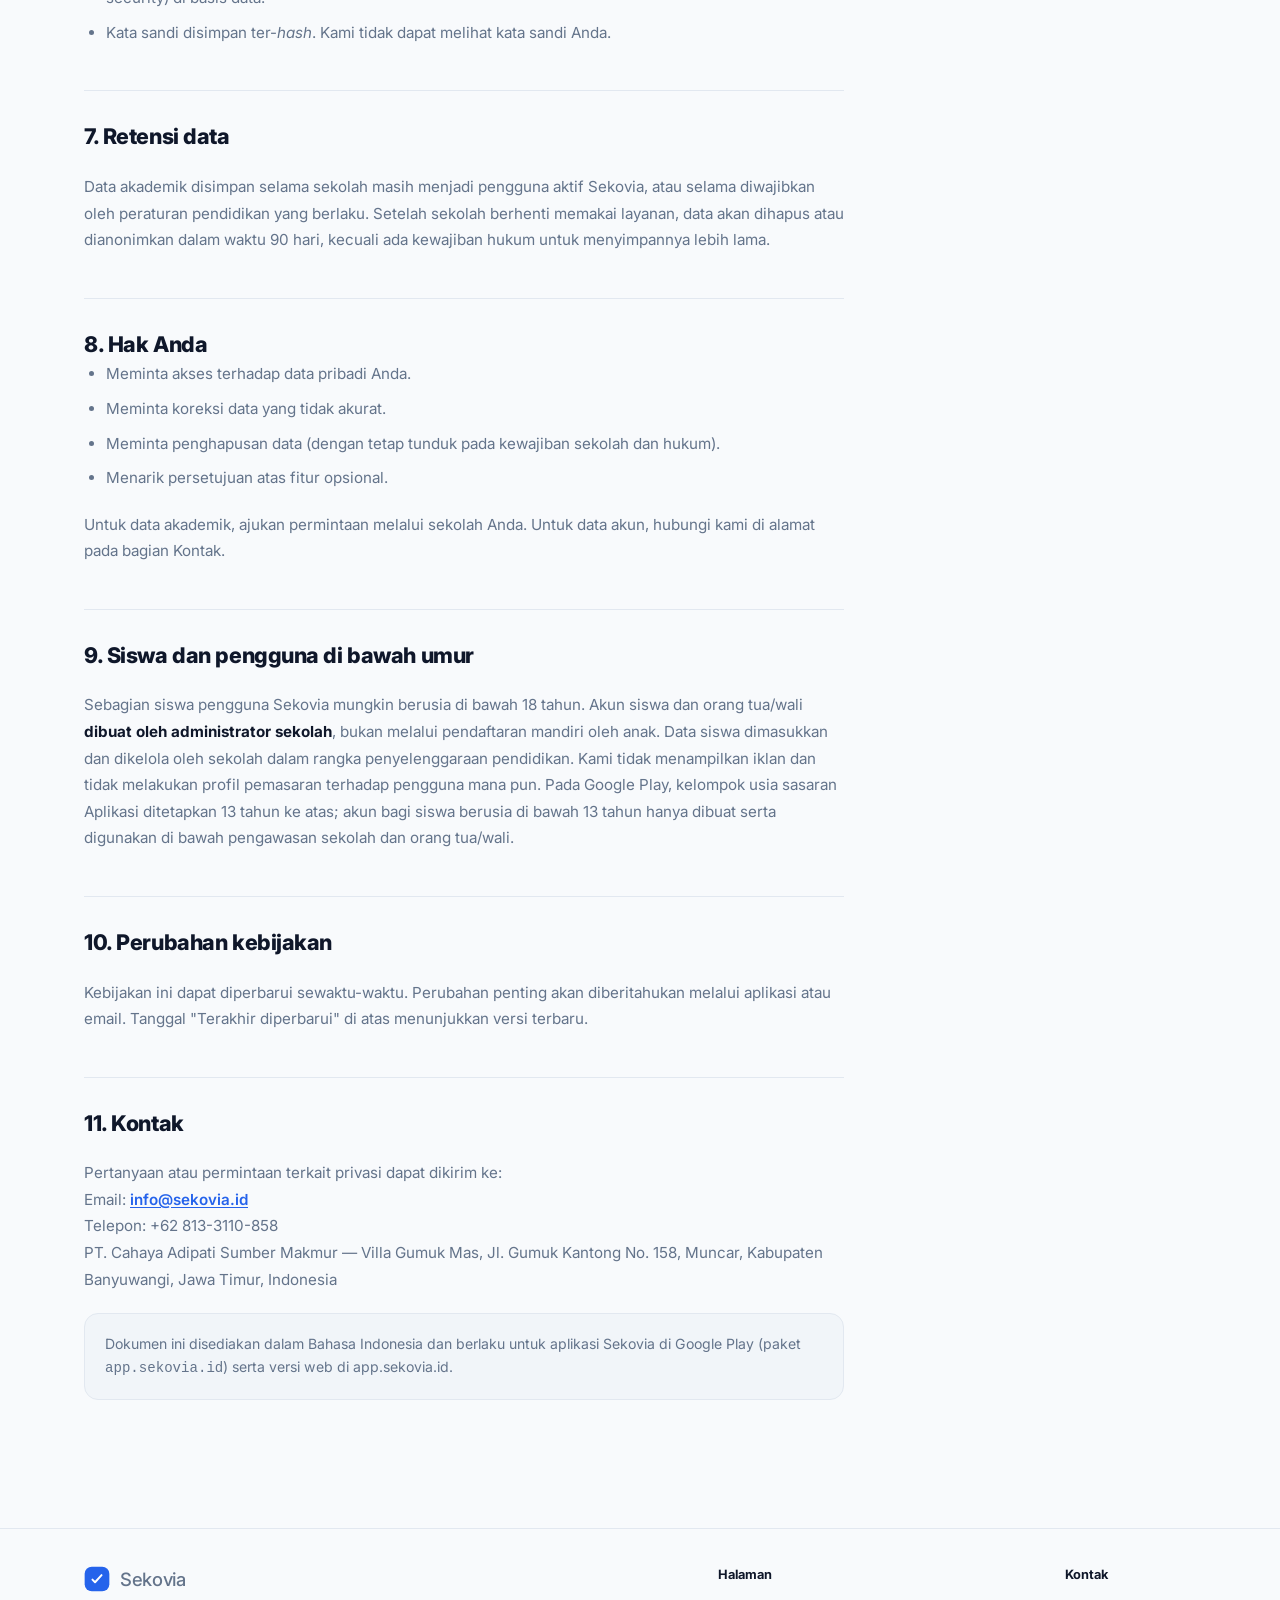
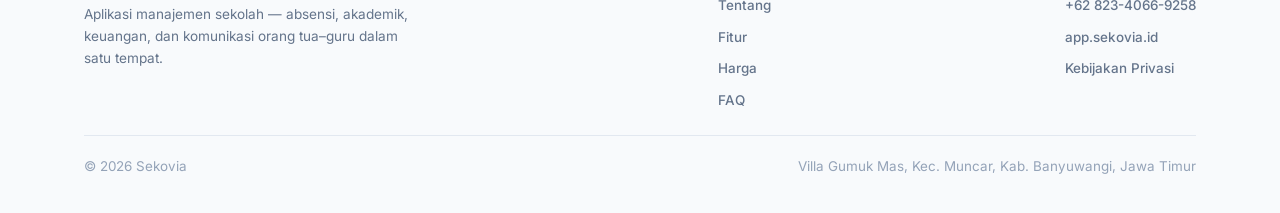
<file: kebijakan-privasi.html>
<!DOCTYPE html>
<html lang="id">
<head>
<meta charset="UTF-8">
<meta name="viewport" content="width=device-width, initial-scale=1">
<title>Kebijakan Privasi — Sekovia</title>
<meta name="description" content="Bagaimana Sekovia mengumpulkan, menggunakan, menyimpan, dan melindungi data pribadi pengguna aplikasi manajemen sekolah Sekovia.">
<link rel="icon" href="data:image/svg+xml,%3Csvg xmlns='http://www.w3.org/2000/svg' viewBox='0 0 40 40'%3E%3Crect x='1' y='1' width='38' height='38' rx='11' fill='%232563EB'/%3E%3Cpath d='M13 21l4 4 10-11' fill='none' stroke='%23fff' stroke-width='3.2' stroke-linecap='round' stroke-linejoin='round'/%3E%3C/svg%3E">
<link rel="preconnect" href="https://fonts.googleapis.com">
<link rel="preconnect" href="https://fonts.gstatic.com" crossorigin>
<link href="https://fonts.googleapis.com/css2?family=Inter:wght@400;500;600;700;800;900&family=JetBrains+Mono:wght@400;500;600&display=swap" rel="stylesheet">
<style>
  /* ============================= TOKENS ============================= */
  :root{
    --bg:#F8FAFC;
    --bg-2:#EFF4FB;
    --panel:#FFFFFF;
    --panel-2:#F1F5F9;
    --ink:#0F172A;
    --muted:#64748B;
    --muted-2:#94A3B8;
    --line:#E2E8F0;
    --line-strong:#CBD5E1;
    --accent:#2563EB;
    --accent-2:#1D4ED8;
    --accent-light:#60A5FA;
    --accent-soft:#DBEAFE;
    --purple:#7C3AED; --purple-soft:#EDE9FE;
    --green:#16A34A;  --green-soft:#DCFCE7;
    --orange:#EA580C; --orange-soft:#FFEDD5;
    --sky:#0EA5E9;    --sky-soft:#E0F2FE;
    --shadow-sm: 0 1px 2px rgba(15,23,42,.06);
    --shadow: 0 1px 3px rgba(15,23,42,.05), 0 16px 32px -16px rgba(15,23,42,.16);
    --shadow-lg: 0 2px 6px rgba(15,23,42,.06), 0 30px 60px -20px rgba(37,99,235,.25);
    --radius: 20px;
    --radius-sm: 14px;
    --sans: 'Inter', ui-sans-serif, -apple-system, 'Segoe UI', Roboto, sans-serif;
    --mono: 'JetBrains Mono', ui-monospace, 'SFMono-Regular', Menlo, Consolas, monospace;
    --band-bg-1:#1D4ED8; --band-bg-2:#1E293B; --band-fg:#F8FAFC; --band-fg-dim:rgba(248,250,252,.72); --band-line:rgba(248,250,252,.2);
  }
  @media (prefers-color-scheme: dark){
    :root:not([data-theme="light"]){
      --bg:#0A0F1C; --bg-2:#0D1424; --panel:#121A2C; --panel-2:#161F35;
      --ink:#EAF1FB; --muted:#93A3BE; --muted-2:#66768F;
      --line:#1F2A42; --line-strong:#2B3A5A;
      --accent:#5B8DF6; --accent-2:#7DA3F8; --accent-light:#93B7FA; --accent-soft:#1B2C4E;
      --purple:#B393F5; --purple-soft:#241D3D; --green:#4ADE80; --green-soft:#123423;
      --orange:#FB923C; --orange-soft:#3A2313; --sky:#38BDF8; --sky-soft:#0F2C3E;
      --shadow-sm: 0 1px 2px rgba(0,0,0,.4);
      --shadow: 0 1px 2px rgba(0,0,0,.4), 0 20px 40px -18px rgba(0,0,0,.6);
      --shadow-lg: 0 2px 6px rgba(0,0,0,.4), 0 30px 60px -20px rgba(91,141,246,.35);
      --band-bg-1:#1D4ED8; --band-bg-2:#0A0F1C; --band-fg:#F8FAFC; --band-fg-dim:rgba(248,250,252,.68); --band-line:rgba(248,250,252,.16);
    }
  }
  :root[data-theme="dark"]{
    --bg:#0A0F1C; --bg-2:#0D1424; --panel:#121A2C; --panel-2:#161F35;
    --ink:#EAF1FB; --muted:#93A3BE; --muted-2:#66768F;
    --line:#1F2A42; --line-strong:#2B3A5A;
    --accent:#5B8DF6; --accent-2:#7DA3F8; --accent-light:#93B7FA; --accent-soft:#1B2C4E;
    --purple:#B393F5; --purple-soft:#241D3D; --green:#4ADE80; --green-soft:#123423;
    --orange:#FB923C; --orange-soft:#3A2313; --sky:#38BDF8; --sky-soft:#0F2C3E;
    --shadow-sm: 0 1px 2px rgba(0,0,0,.4);
    --shadow: 0 1px 2px rgba(0,0,0,.4), 0 20px 40px -18px rgba(0,0,0,.6);
    --shadow-lg: 0 2px 6px rgba(0,0,0,.4), 0 30px 60px -20px rgba(91,141,246,.35);
    --band-bg-1:#1D4ED8; --band-bg-2:#0A0F1C; --band-fg:#F8FAFC; --band-fg-dim:rgba(248,250,252,.68); --band-line:rgba(248,250,252,.16);
  }

  *{box-sizing:border-box}
  html{scroll-behavior:smooth}
  body{
    margin:0; background:var(--bg); color:var(--ink);
    font-family:var(--sans); font-size:16px; line-height:1.6;
    -webkit-font-smoothing:antialiased; text-rendering:optimizeLegibility;
  }
  img{max-width:100%}
  a{color:inherit}
  .wrap{max-width:1160px; margin:0 auto; padding:0 24px}
  section{padding:104px 0}
  @media (max-width:720px){ section{padding:64px 0} .wrap{padding:0 20px} }

  h1,h2,h3{font-family:var(--sans); text-wrap:balance; margin:0; color:var(--ink); letter-spacing:-.02em}
  h2{font-size:clamp(1.7rem,3.2vw,2.5rem); font-weight:800}
  h3{font-size:1.1rem; font-weight:700; letter-spacing:-.01em}
  p{margin:0}
  .lede{font-size:1.1rem; color:var(--muted); max-width:60ch; line-height:1.7}
  .eyebrow{
    font-family:var(--mono); font-size:.72rem; letter-spacing:.14em; text-transform:uppercase;
    color:var(--accent); display:inline-flex; align-items:center; gap:8px; margin-bottom:16px;
    background:var(--accent-soft); padding:6px 12px 6px 10px; border-radius:999px; font-weight:600;
  }
  .eyebrow .dot{width:6px; height:6px; border-radius:50%; background:var(--accent); display:inline-block}

  /* ---------- nav ---------- */
  header{
    position:sticky; top:0; z-index:40;
    background:color-mix(in srgb, var(--bg) 72%, transparent);
    backdrop-filter:saturate(160%) blur(14px); -webkit-backdrop-filter:saturate(160%) blur(14px);
    border-bottom:1px solid var(--line);
  }
  .navrow{display:flex; align-items:center; justify-content:space-between; height:72px}
  .brand{display:flex; align-items:center; gap:10px; font-weight:800; font-size:1.15rem; text-decoration:none; letter-spacing:-.02em}
  .brand svg{display:block}
  .navlinks{display:flex; align-items:center; gap:8px}
  .navlinks ul{display:flex; gap:4px; list-style:none; margin:0; padding:0}
  .navlinks a{text-decoration:none; font-size:.86rem; color:var(--muted); font-weight:600; padding:9px 12px; border-radius:999px; transition:background .15s ease, color .15s ease}
  .navlinks a:hover{color:var(--ink); background:var(--panel-2)}
  #mobileMenu a{text-decoration:none; color:var(--ink); font-weight:600; font-size:.98rem}
  .btn{
    display:inline-flex; align-items:center; gap:8px; border-radius:999px; font-weight:700;
    font-size:.92rem; padding:12px 22px; text-decoration:none; border:1px solid transparent;
    cursor:pointer; transition:transform .15s ease, box-shadow .2s ease, background .15s ease, border-color .15s ease;
    font-family:var(--sans); white-space:nowrap;
  }
  .btn:active{transform:translateY(1px) scale(.99)}
  .btn-primary{background:var(--accent); color:#fff; box-shadow:0 1px 2px rgba(15,23,42,.08), 0 10px 24px -10px rgba(37,99,235,.55)}
  .btn-primary:hover{background:var(--accent-2); box-shadow:0 1px 2px rgba(15,23,42,.08), 0 14px 30px -10px rgba(37,99,235,.65)}
  .burger{display:none; background:var(--panel); border:1px solid var(--line-strong); border-radius:10px; width:42px; height:42px; align-items:center; justify-content:center; color:var(--ink)}
  @media (max-width:1040px){
    .navlinks ul{display:none}
    .burger{display:flex}
    .navcta .btn span.long{display:none}
  }
  .navcta{display:flex; align-items:center; gap:10px}
  .navcta .btn span.short{display:none}
  @media (max-width:1040px){ .navcta .btn span.short{display:inline} }

  footer{border-top:1px solid var(--line); padding:36px 0; margin-top:24px}
  .footrow{display:flex; align-items:center; justify-content:space-between; gap:16px; flex-wrap:wrap; font-size:.84rem; color:var(--muted-2)}
  .footrow a{text-decoration:none; color:var(--muted); font-weight:500}
  .footrow a:hover{color:var(--accent)}
  .footlinks{display:flex; gap:22px; flex-wrap:wrap}

  /* ---------- page header (non-home pages) ---------- */
  .pagehead{padding:96px 0 0}
  .pagehead .wrap{position:relative; z-index:1}
  .crumb{font-size:.82rem; color:var(--muted-2); margin-bottom:14px}
  .crumb a{color:var(--muted-2); text-decoration:none}
  .crumb a:hover{color:var(--accent)}
  .pagehead h1{font-size:clamp(2rem,4vw,2.9rem); font-weight:800; line-height:1.1}

  /* ---------- kebijakan privasi (long-form legal prose) ---------- */
  .policymeta{font-family:var(--mono); font-size:.8rem; color:var(--muted-2); margin-top:16px}
  .policy{max-width:760px}
  .policy > * + *{margin-top:20px}
  .policy h2{font-size:1.35rem; margin-top:44px; padding-top:28px; border-top:1px solid var(--line)}
  .policy h2:first-of-type{margin-top:0; padding-top:0; border-top:none}
  .policy h3{font-size:1rem; margin-top:24px}
  .policy p, .policy li{color:var(--muted); font-size:.95rem; line-height:1.75}
  .policy strong{color:var(--ink); font-weight:700}
  .policy ul{margin:0; padding-left:22px; display:flex; flex-direction:column; gap:8px}
  .policy a{color:var(--accent); text-decoration:underline; text-underline-offset:2px; font-weight:600}
  .policytable{width:100%; border-collapse:collapse; background:var(--panel); border:1px solid var(--line); border-radius:var(--radius-sm); overflow:hidden; font-size:.86rem}
  .policytable th, .policytable td{padding:12px 16px; text-align:left; border-bottom:1px solid var(--line); vertical-align:top}
  .policytable tr:last-child td{border-bottom:none}
  .policytable th{background:var(--panel-2); font-weight:700; color:var(--ink); font-size:.78rem; text-transform:uppercase; letter-spacing:.04em}
  .policytable td{color:var(--muted)}
  .policynote{background:var(--panel-2); border:1px solid var(--line); border-radius:var(--radius-sm); padding:18px 20px; font-size:.88rem; color:var(--muted); line-height:1.65}

</style>
</head>
<body>

<header>
  <div class="wrap navrow">
    <a href="index.html" class="brand">
      <svg width="30" height="30" viewBox="0 0 40 40" fill="none"><rect x="1" y="1" width="38" height="38" rx="11" fill="#2563EB"/><path d="M13 21l4 4 10-11" stroke="#fff" stroke-width="3" stroke-linecap="round" stroke-linejoin="round"/></svg>
      Sekovia
    </a>
    <div class="navlinks">
      <ul>
        <li><a href="tentang.html">Tentang</a></li>
        <li><a href="fitur.html">Fitur</a></li>
        <li><a href="manfaat.html">Manfaat</a></li>
        <li><a href="harga.html">Harga</a></li>
        <li><a href="faq.html">FAQ</a></li>
        <li><a href="kontak.html">Kontak</a></li>
      </ul>
    </div>
    <div class="navcta">
      <button class="burger" id="burgerBtn" aria-label="Buka menu" aria-expanded="false">
        <svg width="18" height="18" viewBox="0 0 24 24" fill="none" stroke="currentColor" stroke-width="2" stroke-linecap="round"><line x1="3" y1="6" x2="21" y2="6"/><line x1="3" y1="12" x2="21" y2="12"/><line x1="3" y1="18" x2="21" y2="18"/></svg>
      </button>
      <a class="btn btn-primary" href="https://app.sekovia.id" target="_blank" rel="noopener"><span class="long">Masuk ke Aplikasi</span><span class="short">Masuk</span></a>
    </div>
  </div>
  <div id="mobileMenu" hidden style="border-top:1px solid var(--line); background:var(--bg)">
    <ul style="list-style:none; margin:0; padding:16px 24px; display:flex; flex-direction:column; gap:16px">
      <li><a href="index.html">Beranda</a></li>
      <li><a href="tentang.html">Tentang</a></li>
      <li><a href="fitur.html">Fitur</a></li>
      <li><a href="manfaat.html">Manfaat</a></li>
      <li><a href="harga.html">Harga</a></li>
      <li><a href="faq.html">FAQ</a></li>
      <li><a href="kontak.html">Kontak</a></li>
    </ul>
  </div>
</header>

<main id="top">

  <section class="pagehead">
    <div class="wrap">
      <div class="crumb"><a href="index.html">Beranda</a> / Kebijakan Privasi</div>
      <h1>Kebijakan Privasi</h1>
      <div class="policymeta">Berlaku sejak: 8 September 2026 · Terakhir diperbarui: 8 September 2026</div>
    </div>
  </section>

  <!-- ============================= KEBIJAKAN PRIVASI ============================= -->
  <section id="kebijakan">
    <div class="wrap">
      <div class="policy">

        <p>
          Kebijakan ini menjelaskan bagaimana <strong>Sekovia</strong> ("Aplikasi", "kami")
          mengumpulkan, menggunakan, menyimpan, dan melindungi data pribadi pengguna. Sekovia
          adalah aplikasi manajemen sekolah yang dipakai oleh administrator sekolah, guru,
          siswa, dan orang tua/wali untuk kegiatan akademik, kehadiran, komunikasi, keuangan
          sekolah, dan perpustakaan digital.
        </p>
        <p>
          Aplikasi ini dikelola oleh <strong>PT. Cahaya Adipati Sumber Makmur</strong>,
          beralamat di Villa Gumuk Mas, Jl. Gumuk Kantong No. 158, Muncar, Kabupaten
          Banyuwangi, Jawa Timur, Indonesia.
        </p>

        <h2>1. Peran: sekolah sebagai pengendali data</h2>
        <p>
          Data siswa, nilai, kehadiran, dan catatan akademik dimasukkan dan dikendalikan oleh
          <strong>sekolah masing-masing</strong> yang memakai Sekovia. Dalam hal ini sekolah
          bertindak sebagai <em>pengendali data</em> (data controller) dan Sekovia bertindak
          sebagai <em>pemroses data</em> (data processor) yang menjalankan instruksi sekolah.
          Pertanyaan mengenai data seorang siswa sebaiknya diajukan lebih dulu ke sekolah
          yang bersangkutan.
        </p>

        <h2>2. Data yang kami kumpulkan</h2>

        <h3>a. Data akun</h3>
        <ul>
          <li>Alamat email dan kata sandi (kata sandi disimpan dalam bentuk ter-<em>hash</em>, tidak pernah dalam teks biasa).</li>
          <li>Nama lengkap, peran (admin/guru/siswa/orang tua), dan sekolah yang ditautkan.</li>
          <li>Foto profil, jika Anda mengunggahnya.</li>
        </ul>

        <h3>b. Data akademik &amp; kesiswaan (dimasukkan oleh sekolah)</h3>
        <ul>
          <li>Identitas siswa: nama, NISN, kelas, dan data pendaftaran.</li>
          <li>Kehadiran, termasuk pemindaian kartu QR dan waktu check-in gerbang.</li>
          <li>Nilai, penilaian tugas, rapor, dan leger nilai.</li>
          <li>Catatan kedisiplinan, konseling, keagamaan, perkembangan, prestasi, dan ekstrakurikuler.</li>
          <li>Surat izin/sakit dan keterangan terkait kehadiran.</li>
          <li>Data orang tua/wali: nama, kontak, dan hubungannya dengan siswa.</li>
        </ul>

        <h3>c. Komunikasi</h3>
        <ul>
          <li>Pesan dan percakapan antar pengguna di dalam aplikasi (guru–orang tua, pengumuman, notifikasi).</li>
        </ul>

        <h3>d. Keuangan sekolah</h3>
        <ul>
          <li>Tagihan SPP, pembayaran, diskon/beasiswa, dan catatan keuangan lain yang dikelola sekolah.</li>
        </ul>

        <h3>e. Berkas yang diunggah</h3>
        <ul>
          <li>Foto lembar kerja/papan tulis untuk fitur penyusunan materi.</li>
          <li>Dokumen perpustakaan digital (PDF/EPUB) yang diunggah staf sekolah.</li>
        </ul>

        <h3>f. Data teknis</h3>
        <ul>
          <li>Informasi dasar perangkat dan log yang diperlukan untuk keamanan, pencegahan penyalahgunaan, dan perbaikan bug (mis. jenis perangkat, versi aplikasi, waktu akses).</li>
        </ul>
        <p>
          Sekovia <strong>tidak</strong> mengumpulkan lokasi presisi (GPS), tidak mengakses
          daftar kontak, tidak merekam audio, dan tidak menampilkan iklan pihak ketiga.
        </p>

        <h2>3. Izin perangkat</h2>
        <table class="policytable">
          <tr><th>Izin</th><th>Kegunaan</th></tr>
          <tr><td>Kamera</td><td>Mengambil foto profil dan memindai teks dari foto lembar kerja/papan tulis saat menyusun materi. Foto hanya dikirim saat Anda menekan tombol unggah.</td></tr>
          <tr><td>Galeri / Media</td><td>Memilih foto yang sudah ada untuk foto profil atau bahan materi.</td></tr>
          <tr><td>Internet</td><td>Menghubungkan aplikasi ke server untuk menyimpan dan mengambil data.</td></tr>
        </table>

        <h2>4. Bagaimana data digunakan</h2>
        <ul>
          <li>Menjalankan fungsi inti: akun &amp; login, pencatatan kehadiran, nilai &amp; rapor, komunikasi, keuangan sekolah, dan perpustakaan digital.</li>
          <li>Mengirim notifikasi terkait sekolah (mis. pemberitahuan check-in ke orang tua, pengumuman).</li>
          <li>Menjaga keamanan sistem, mencegah penyalahgunaan, dan memperbaiki masalah teknis.</li>
          <li>Fitur Asisten AI (opsional, hanya jika diaktifkan sekolah): teks yang Anda ketik untuk membuat soal/materi dikirim ke penyedia model AI untuk menghasilkan keluaran. Jangan memasukkan data pribadi siswa ke dalam kolom ini.</li>
        </ul>
        <p>Kami <strong>tidak menjual</strong> data pribadi kepada siapa pun.</p>

        <h2>5. Pihak ketiga yang memproses data</h2>
        <p>Kami memakai penyedia layanan berikut hanya untuk menjalankan Aplikasi:</p>
        <table class="policytable">
          <tr><th>Penyedia</th><th>Fungsi</th><th>Data yang diproses</th></tr>
          <tr><td>Supabase</td><td>Basis data, autentikasi, penyimpanan berkas, notifikasi real-time</td><td>Seluruh data akun &amp; akademik yang tersimpan</td></tr>
          <tr><td>Vercel</td><td>Hosting antarmuka web</td><td>Data teknis permintaan (log server)</td></tr>
          <tr><td>Expo (EAS)</td><td>Distribusi &amp; pembaruan aplikasi</td><td>Data teknis perangkat &amp; versi aplikasi</td></tr>
          <tr><td>DeepSeek</td><td>Membuat draf soal/materi pada fitur Asisten AI</td><td>Hanya teks yang Anda ketik pada kolom Asisten AI</td></tr>
          <tr><td>Penyedia berita pendidikan</td><td>Menampilkan berita pendidikan di beranda</td><td>Tidak ada data pribadi yang dikirim</td></tr>
        </table>
        <p>
          Sebagian penyedia dapat memproses atau menyimpan data di server di luar Indonesia.
          Kami memilih penyedia yang menerapkan standar keamanan yang wajar.
        </p>

        <h2>6. Penyimpanan &amp; keamanan</h2>
        <ul>
          <li>Data dikirim melalui koneksi terenkripsi (HTTPS/TLS).</li>
          <li>Akses data dibatasi berdasarkan peran dan sekolah melalui aturan keamanan tingkat baris (row-level security) di basis data.</li>
          <li>Kata sandi disimpan ter-<em>hash</em>. Kami tidak dapat melihat kata sandi Anda.</li>
        </ul>

        <h2>7. Retensi data</h2>
        <p>
          Data akademik disimpan selama sekolah masih menjadi pengguna aktif Sekovia, atau
          selama diwajibkan oleh peraturan pendidikan yang berlaku. Setelah sekolah berhenti
          memakai layanan, data akan dihapus atau dianonimkan dalam waktu 90 hari, kecuali
          ada kewajiban hukum untuk menyimpannya lebih lama.
        </p>

        <h2>8. Hak Anda</h2>
        <ul>
          <li>Meminta akses terhadap data pribadi Anda.</li>
          <li>Meminta koreksi data yang tidak akurat.</li>
          <li>Meminta penghapusan data (dengan tetap tunduk pada kewajiban sekolah dan hukum).</li>
          <li>Menarik persetujuan atas fitur opsional.</li>
        </ul>
        <p>
          Untuk data akademik, ajukan permintaan melalui sekolah Anda. Untuk data akun,
          hubungi kami di alamat pada bagian Kontak.
        </p>

        <h2>9. Siswa dan pengguna di bawah umur</h2>
        <p>
          Sebagian siswa pengguna Sekovia mungkin berusia di bawah 18 tahun. Akun siswa dan
          orang tua/wali <strong>dibuat oleh administrator sekolah</strong>, bukan melalui
          pendaftaran mandiri oleh anak. Data siswa dimasukkan dan dikelola oleh sekolah dalam
          rangka penyelenggaraan pendidikan. Kami tidak menampilkan iklan dan tidak melakukan
          profil pemasaran terhadap pengguna mana pun. Pada Google Play, kelompok usia
          sasaran Aplikasi ditetapkan 13 tahun ke atas; akun bagi siswa berusia di bawah 13
          tahun hanya dibuat serta digunakan di bawah pengawasan sekolah dan orang tua/wali.
        </p>

        <h2>10. Perubahan kebijakan</h2>
        <p>
          Kebijakan ini dapat diperbarui sewaktu-waktu. Perubahan penting akan diberitahukan
          melalui aplikasi atau email. Tanggal "Terakhir diperbarui" di atas menunjukkan versi
          terbaru.
        </p>

        <h2>11. Kontak</h2>
        <p>
          Pertanyaan atau permintaan terkait privasi dapat dikirim ke:<br>
          Email: <a href="mailto:info@sekovia.id">info@sekovia.id</a><br>
          Telepon: +62 813-3110-858<br>
          PT. Cahaya Adipati Sumber Makmur — Villa Gumuk Mas, Jl. Gumuk Kantong No. 158, Muncar, Kabupaten Banyuwangi, Jawa Timur, Indonesia
        </p>

        <div class="policynote">
          Dokumen ini disediakan dalam Bahasa Indonesia dan berlaku untuk aplikasi
          Sekovia di Google Play (paket <code>app.sekovia.id</code>) serta versi web di
          app.sekovia.id.
        </div>

      </div>
    </div>
  </section>

</main>

<footer>
  <div class="wrap" style="display:flex; flex-direction:column; gap:24px">
    <div class="footrow" style="align-items:flex-start">
      <div style="max-width:340px">
        <a href="index.html" class="brand" style="margin-bottom:10px; display:inline-flex">
          <svg width="26" height="26" viewBox="0 0 40 40" fill="none"><rect x="1" y="1" width="38" height="38" rx="11" fill="#2563EB"/><path d="M13 21l4 4 10-11" stroke="#fff" stroke-width="3" stroke-linecap="round" stroke-linejoin="round"/></svg>
          Sekovia
        </a>
        <p style="font-size:.85rem; color:var(--muted); line-height:1.6">Aplikasi manajemen sekolah — absensi, akademik, keuangan, dan komunikasi orang tua–guru dalam satu tempat.</p>
      </div>
      <div class="footlinks" style="flex-direction:column; gap:10px">
        <b style="color:var(--ink); font-size:.8rem">Halaman</b>
        <a href="tentang.html">Tentang</a>
        <a href="fitur.html">Fitur</a>
        <a href="harga.html">Harga</a>
        <a href="faq.html">FAQ</a>
      </div>
      <div class="footlinks" style="flex-direction:column; gap:10px">
        <b style="color:var(--ink); font-size:.8rem">Kontak</b>
        <a href="https://wa.me/6282340669258" target="_blank" rel="noopener">+62 823-4066-9258</a>
        <a href="https://app.sekovia.id" target="_blank" rel="noopener">app.sekovia.id</a>
        <a href="kebijakan-privasi.html">Kebijakan Privasi</a>
      </div>
    </div>
    <div class="footrow" style="border-top:1px solid var(--line); padding-top:20px">
      <span>© 2026 Sekovia</span>
      <span>Villa Gumuk Mas, Kec. Muncar, Kab. Banyuwangi, Jawa Timur</span>
    </div>
  </div>
</footer>

<script>
// Sekovia website — shared behaviour for every page.
(function () {
  var btn = document.getElementById('burgerBtn');
  var menu = document.getElementById('mobileMenu');
  if (!btn || !menu) return;
  btn.addEventListener('click', function () {
    var open = !menu.hidden;
    menu.hidden = open;
    btn.setAttribute('aria-expanded', String(!open));
  });
  menu.querySelectorAll('a').forEach(function (a) {
    a.addEventListener('click', function () {
      menu.hidden = true;
      btn.setAttribute('aria-expanded', 'false');
    });
  });
})();
</script>
</body>
</html>
</file>
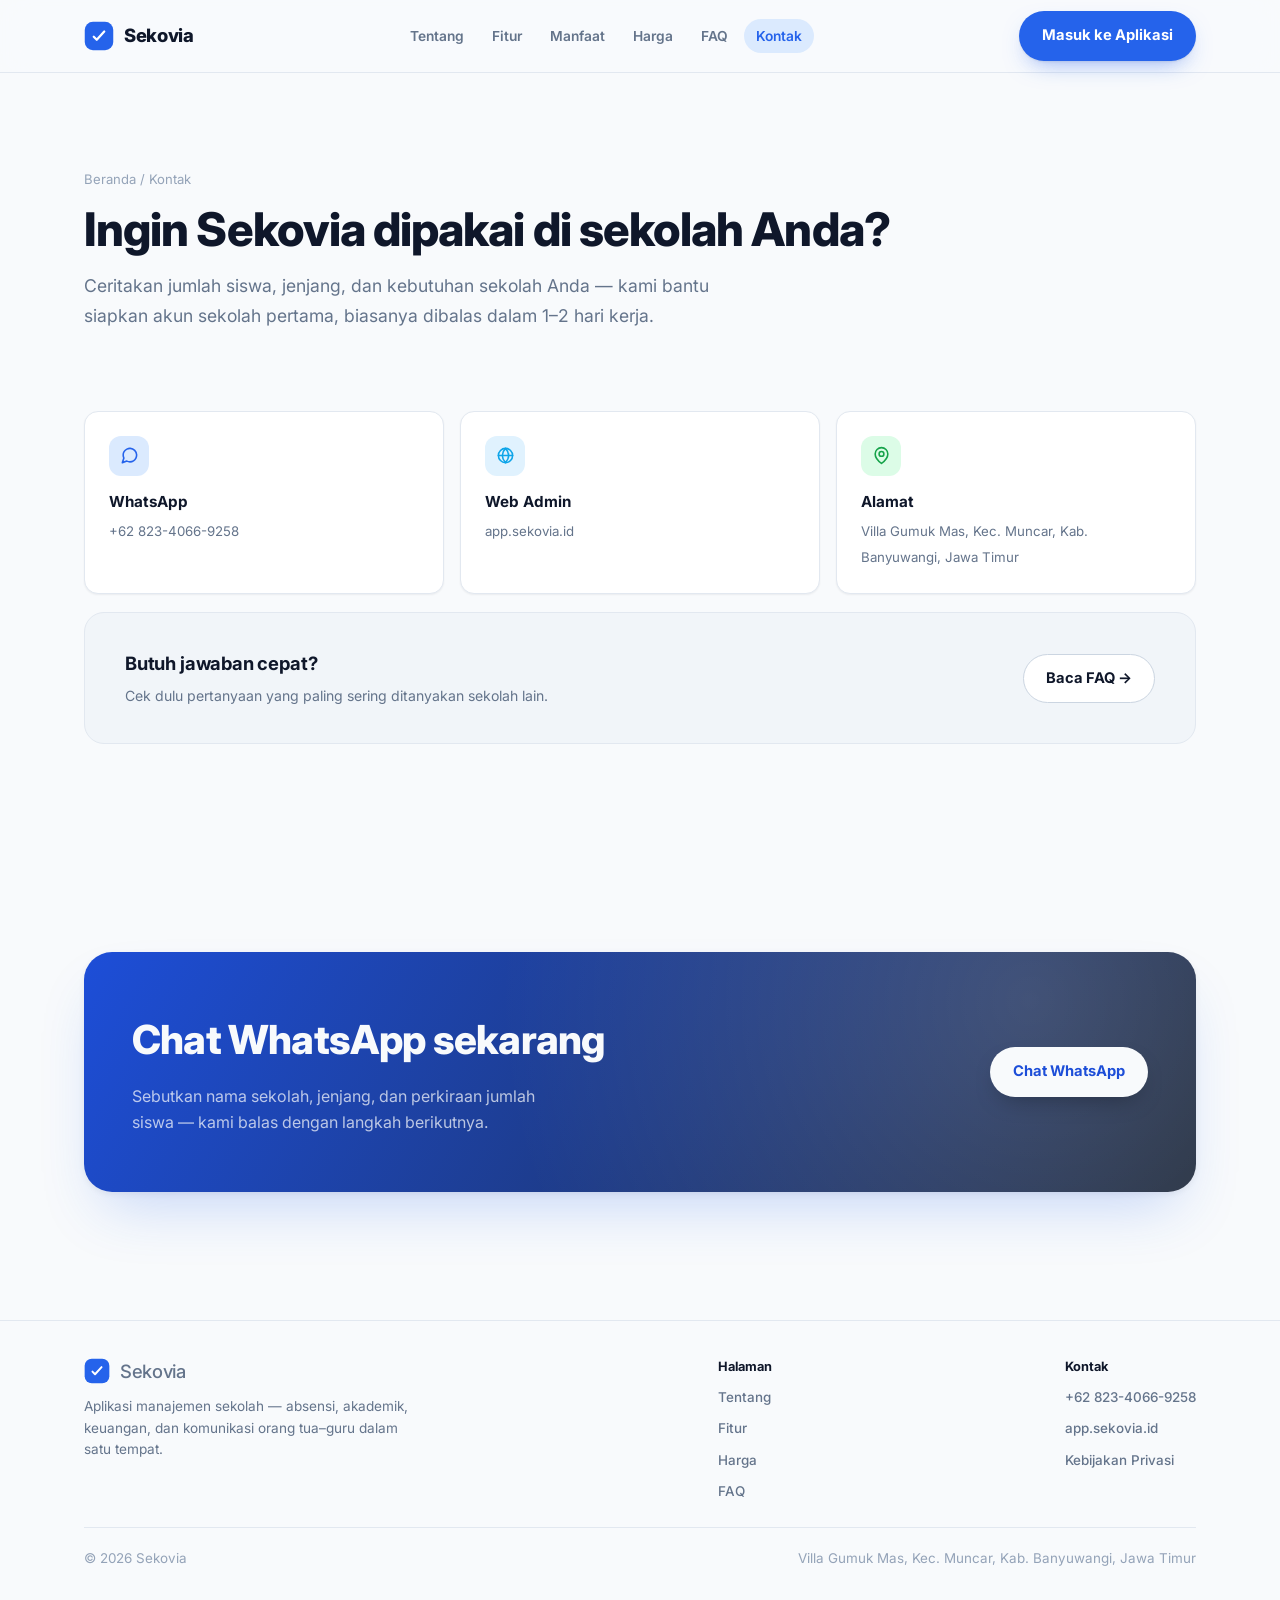
<file: kontak.html>
<!DOCTYPE html>
<html lang="id">
<head>
<meta charset="UTF-8">
<meta name="viewport" content="width=device-width, initial-scale=1">
<title>Kontak — Sekovia</title>
<meta name="description" content="Hubungi Sekovia untuk membicarakan kebutuhan sekolah Anda — email, atau langsung masuk ke aplikasi.">
<link rel="icon" href="data:image/svg+xml,%3Csvg xmlns='http://www.w3.org/2000/svg' viewBox='0 0 40 40'%3E%3Crect x='1' y='1' width='38' height='38' rx='11' fill='%232563EB'/%3E%3Cpath d='M13 21l4 4 10-11' fill='none' stroke='%23fff' stroke-width='3.2' stroke-linecap='round' stroke-linejoin='round'/%3E%3C/svg%3E">
<link rel="preconnect" href="https://fonts.googleapis.com">
<link rel="preconnect" href="https://fonts.gstatic.com" crossorigin>
<link href="https://fonts.googleapis.com/css2?family=Inter:wght@400;500;600;700;800;900&family=JetBrains+Mono:wght@400;500;600&display=swap" rel="stylesheet">
<style>
  /* ============================= TOKENS ============================= */
  :root{
    --bg:#F8FAFC;
    --bg-2:#EFF4FB;
    --panel:#FFFFFF;
    --panel-2:#F1F5F9;
    --ink:#0F172A;
    --muted:#64748B;
    --muted-2:#94A3B8;
    --line:#E2E8F0;
    --line-strong:#CBD5E1;
    --accent:#2563EB;
    --accent-2:#1D4ED8;
    --accent-light:#60A5FA;
    --accent-soft:#DBEAFE;
    --purple:#7C3AED; --purple-soft:#EDE9FE;
    --green:#16A34A;  --green-soft:#DCFCE7;
    --orange:#EA580C; --orange-soft:#FFEDD5;
    --sky:#0EA5E9;    --sky-soft:#E0F2FE;
    --shadow-sm: 0 1px 2px rgba(15,23,42,.06);
    --shadow: 0 1px 3px rgba(15,23,42,.05), 0 16px 32px -16px rgba(15,23,42,.16);
    --shadow-lg: 0 2px 6px rgba(15,23,42,.06), 0 30px 60px -20px rgba(37,99,235,.25);
    --radius: 20px;
    --radius-sm: 14px;
    --sans: 'Inter', ui-sans-serif, -apple-system, 'Segoe UI', Roboto, sans-serif;
    --mono: 'JetBrains Mono', ui-monospace, 'SFMono-Regular', Menlo, Consolas, monospace;
    --band-bg-1:#1D4ED8; --band-bg-2:#1E293B; --band-fg:#F8FAFC; --band-fg-dim:rgba(248,250,252,.72); --band-line:rgba(248,250,252,.2);
  }
  @media (prefers-color-scheme: dark){
    :root:not([data-theme="light"]){
      --bg:#0A0F1C; --bg-2:#0D1424; --panel:#121A2C; --panel-2:#161F35;
      --ink:#EAF1FB; --muted:#93A3BE; --muted-2:#66768F;
      --line:#1F2A42; --line-strong:#2B3A5A;
      --accent:#5B8DF6; --accent-2:#7DA3F8; --accent-light:#93B7FA; --accent-soft:#1B2C4E;
      --purple:#B393F5; --purple-soft:#241D3D; --green:#4ADE80; --green-soft:#123423;
      --orange:#FB923C; --orange-soft:#3A2313; --sky:#38BDF8; --sky-soft:#0F2C3E;
      --shadow-sm: 0 1px 2px rgba(0,0,0,.4);
      --shadow: 0 1px 2px rgba(0,0,0,.4), 0 20px 40px -18px rgba(0,0,0,.6);
      --shadow-lg: 0 2px 6px rgba(0,0,0,.4), 0 30px 60px -20px rgba(91,141,246,.35);
      --band-bg-1:#1D4ED8; --band-bg-2:#0A0F1C; --band-fg:#F8FAFC; --band-fg-dim:rgba(248,250,252,.68); --band-line:rgba(248,250,252,.16);
    }
  }
  :root[data-theme="dark"]{
    --bg:#0A0F1C; --bg-2:#0D1424; --panel:#121A2C; --panel-2:#161F35;
    --ink:#EAF1FB; --muted:#93A3BE; --muted-2:#66768F;
    --line:#1F2A42; --line-strong:#2B3A5A;
    --accent:#5B8DF6; --accent-2:#7DA3F8; --accent-light:#93B7FA; --accent-soft:#1B2C4E;
    --purple:#B393F5; --purple-soft:#241D3D; --green:#4ADE80; --green-soft:#123423;
    --orange:#FB923C; --orange-soft:#3A2313; --sky:#38BDF8; --sky-soft:#0F2C3E;
    --shadow-sm: 0 1px 2px rgba(0,0,0,.4);
    --shadow: 0 1px 2px rgba(0,0,0,.4), 0 20px 40px -18px rgba(0,0,0,.6);
    --shadow-lg: 0 2px 6px rgba(0,0,0,.4), 0 30px 60px -20px rgba(91,141,246,.35);
    --band-bg-1:#1D4ED8; --band-bg-2:#0A0F1C; --band-fg:#F8FAFC; --band-fg-dim:rgba(248,250,252,.68); --band-line:rgba(248,250,252,.16);
  }

  *{box-sizing:border-box}
  html{scroll-behavior:smooth}
  body{
    margin:0; background:var(--bg); color:var(--ink);
    font-family:var(--sans); font-size:16px; line-height:1.6;
    -webkit-font-smoothing:antialiased; text-rendering:optimizeLegibility;
  }
  img{max-width:100%}
  a{color:inherit}
  .wrap{max-width:1160px; margin:0 auto; padding:0 24px}
  section{padding:104px 0}
  @media (max-width:720px){ section{padding:64px 0} .wrap{padding:0 20px} }

  h1,h2,h3{font-family:var(--sans); text-wrap:balance; margin:0; color:var(--ink); letter-spacing:-.02em}
  h2{font-size:clamp(1.7rem,3.2vw,2.5rem); font-weight:800}
  h3{font-size:1.1rem; font-weight:700; letter-spacing:-.01em}
  p{margin:0}
  .lede{font-size:1.1rem; color:var(--muted); max-width:60ch; line-height:1.7}
  .eyebrow{
    font-family:var(--mono); font-size:.72rem; letter-spacing:.14em; text-transform:uppercase;
    color:var(--accent); display:inline-flex; align-items:center; gap:8px; margin-bottom:16px;
    background:var(--accent-soft); padding:6px 12px 6px 10px; border-radius:999px; font-weight:600;
  }
  .eyebrow .dot{width:6px; height:6px; border-radius:50%; background:var(--accent); display:inline-block}
  .num{font-variant-numeric:tabular-nums}
  .mono{font-family:var(--mono)}
  .grad-text{
    background:linear-gradient(100deg, var(--accent) 10%, var(--sky) 60%, var(--purple) 100%);
    -webkit-background-clip:text; background-clip:text; color:transparent;
  }

  /* ---------- nav ---------- */
  header{
    position:sticky; top:0; z-index:40;
    background:color-mix(in srgb, var(--bg) 72%, transparent);
    backdrop-filter:saturate(160%) blur(14px); -webkit-backdrop-filter:saturate(160%) blur(14px);
    border-bottom:1px solid var(--line);
  }
  .navrow{display:flex; align-items:center; justify-content:space-between; height:72px}
  .brand{display:flex; align-items:center; gap:10px; font-weight:800; font-size:1.15rem; text-decoration:none; letter-spacing:-.02em}
  .brand svg{display:block}
  .navlinks{display:flex; align-items:center; gap:8px}
  .navlinks ul{display:flex; gap:4px; list-style:none; margin:0; padding:0}
  .navlinks a{text-decoration:none; font-size:.86rem; color:var(--muted); font-weight:600; padding:9px 12px; border-radius:999px; transition:background .15s ease, color .15s ease}
  .navlinks a:hover{color:var(--ink); background:var(--panel-2)}
  #mobileMenu a{text-decoration:none; color:var(--ink); font-weight:600; font-size:.98rem}
  .btn{
    display:inline-flex; align-items:center; gap:8px; border-radius:999px; font-weight:700;
    font-size:.92rem; padding:12px 22px; text-decoration:none; border:1px solid transparent;
    cursor:pointer; transition:transform .15s ease, box-shadow .2s ease, background .15s ease, border-color .15s ease;
    font-family:var(--sans); white-space:nowrap;
  }
  .btn:active{transform:translateY(1px) scale(.99)}
  .btn-primary{background:var(--accent); color:#fff; box-shadow:0 1px 2px rgba(15,23,42,.08), 0 10px 24px -10px rgba(37,99,235,.55)}
  .btn-primary:hover{background:var(--accent-2); box-shadow:0 1px 2px rgba(15,23,42,.08), 0 14px 30px -10px rgba(37,99,235,.65)}
  .btn-ghost{background:var(--panel); color:var(--ink); border-color:var(--line-strong)}
  .btn-ghost:hover{border-color:var(--accent); color:var(--accent)}
  .burger{display:none; background:var(--panel); border:1px solid var(--line-strong); border-radius:10px; width:42px; height:42px; align-items:center; justify-content:center; color:var(--ink)}
  @media (max-width:1040px){
    .navlinks ul{display:none}
    .burger{display:flex}
    .navcta .btn span.long{display:none}
  }
  .navcta{display:flex; align-items:center; gap:10px}
  .navcta .btn span.short{display:none}
  @media (max-width:1040px){ .navcta .btn span.short{display:inline} }

  /* ---------- hero ---------- */
  .hero{position:relative; overflow:hidden; padding-top:88px; padding-bottom:64px}
  .hero-glow{
    position:absolute; z-index:0; pointer-events:none; filter:blur(70px); opacity:.55;
    width:900px; height:560px; top:-220px; right:-220px;
    background:radial-gradient(circle at 30% 30%, var(--accent-light), transparent 60%),
               radial-gradient(circle at 70% 60%, var(--sky), transparent 55%),
               radial-gradient(circle at 40% 80%, var(--purple), transparent 55%);
  }
  @media (prefers-color-scheme: dark){ :root:not([data-theme="light"]) .hero-glow{opacity:.28} }
  :root[data-theme="dark"] .hero-glow{opacity:.28}
  .hero .wrap{position:relative; z-index:1}
  .herogrid{display:grid; grid-template-columns:1.05fr .95fr; gap:56px; align-items:center}
  @media (max-width:920px){ .herogrid{grid-template-columns:1fr; gap:44px} }
  .hero h1{font-size:clamp(2.3rem,4.8vw,3.6rem); font-weight:800; line-height:1.06}
  .hero .lede{margin-top:22px; font-size:1.15rem}
  .herobtns{display:flex; gap:12px; margin-top:34px; flex-wrap:wrap}
  .heronote{margin-top:26px; font-size:.82rem; color:var(--muted-2); font-family:var(--mono); display:flex; align-items:center; gap:10px}
  .heronote .sep{width:3px; height:3px; border-radius:50%; background:var(--muted-2)}

  /* kartu absensi mockup — bento app card */
  .cardwrap{display:flex; justify-content:center; align-items:center; position:relative; min-height:380px}
  .idcard{
    width:308px; background:var(--panel); border:1px solid var(--line); border-radius:24px;
    box-shadow:var(--shadow-lg); padding:26px; position:relative; z-index:2;
  }
  .idcard-top{display:flex; align-items:center; justify-content:space-between; margin-bottom:18px}
  .idcard-label{font-size:.68rem; letter-spacing:.08em; text-transform:uppercase; color:var(--muted-2); font-weight:700}
  .idcard-dot{width:8px; height:8px; border-radius:50%; background:var(--green); box-shadow:0 0 0 4px var(--green-soft)}
  .idcard-body{display:flex; gap:18px; align-items:center}
  .qrblock{
    flex:none; width:92px; height:92px; border-radius:16px;
    background:linear-gradient(155deg, var(--ink), color-mix(in srgb, var(--ink) 80%, var(--accent)));
    padding:10px; display:grid; grid-template-columns:repeat(6,1fr); grid-template-rows:repeat(6,1fr); gap:3px;
  }
  :root[data-theme="dark"] .qrblock{background:linear-gradient(155deg,#1B2C4E,#2A4A9E)}
  @media (prefers-color-scheme: dark){ :root:not([data-theme="light"]) .qrblock{background:linear-gradient(155deg,#1B2C4E,#2A4A9E)} }
  .qrblock i{background:#fff; border-radius:3px}
  .qrblock i.off{background:transparent}
  .idcard-fields{flex:1; min-width:0}
  .idcard-name{font-weight:800; font-size:1.08rem; margin-bottom:3px; letter-spacing:-.01em}
  .idcard-meta{font-size:.8rem; color:var(--muted); margin-bottom:9px}
  .idcard-nisn{font-family:var(--mono); font-size:.72rem; color:var(--muted-2)}
  .idcard-code{
    margin-top:18px; font-family:var(--mono); font-size:.68rem; color:var(--accent);
    background:var(--accent-soft); border-radius:10px; padding:8px 12px; display:block;
  }
  .toast{
    position:absolute; z-index:3; left:-14px; bottom:36px; background:var(--panel); border:1px solid var(--line);
    border-radius:14px; padding:11px 16px; box-shadow:var(--shadow); font-size:.82rem; font-weight:700;
    display:flex; align-items:center; gap:8px; color:var(--green);
  }
  @media (max-width:920px){ .toast{left:8px} }
  @media (max-width:420px){ .idcard{width:100%; max-width:308px} }

  /* ---------- facts strip ---------- */
  .facts{padding:0 0 96px}
  .factsgrid{display:grid; grid-template-columns:repeat(4,1fr); gap:16px}
  @media (max-width:760px){ .factsgrid{grid-template-columns:repeat(2,1fr)} }
  .factcell{
    padding:22px 20px; background:var(--panel); border:1px solid var(--line); border-radius:var(--radius-sm);
    box-shadow:var(--shadow-sm);
  }
  .factcell .num{display:block; font-size:clamp(1.3rem,2.2vw,1.7rem); font-weight:800; color:var(--ink); white-space:nowrap; letter-spacing:-.02em}
  .factcell .lbl{font-size:.84rem; color:var(--muted); margin-top:6px; line-height:1.5}

  .sechead{max-width:640px; margin-bottom:48px}
  .sechead .lede{margin-top:14px}

  /* ---------- roles bento ---------- */
  .rolegrid{display:grid; grid-template-columns:repeat(4,1fr); gap:18px}
  @media (max-width:980px){ .rolegrid{grid-template-columns:repeat(2,1fr)} }
  @media (max-width:600px){ .rolegrid{grid-template-columns:1fr} }
  .rolecard{
    background:var(--panel); border:1px solid var(--line); border-radius:var(--radius); padding:26px;
    box-shadow:var(--shadow-sm); transition:transform .2s ease, box-shadow .2s ease, border-color .2s ease;
  }
  .rolecard:hover{transform:translateY(-4px); box-shadow:var(--shadow); border-color:var(--line-strong)}
  .rolehead{display:flex; align-items:center; gap:12px; margin-bottom:18px}
  .roleicon{width:40px; height:40px; border-radius:12px; display:flex; align-items:center; justify-content:center; flex:none}
  .rolecard ul{margin:0; padding:0; list-style:none; display:flex; flex-direction:column; gap:12px}
  .rolecard li{font-size:.87rem; color:var(--muted); line-height:1.55; padding-left:18px; position:relative}
  .rolecard li::before{content:""; position:absolute; left:0; top:.55em; width:6px; height:6px; border-radius:50%; background:var(--line-strong)}

  /* ---------- feature bento ---------- */
  .featgrid{display:grid; grid-template-columns:repeat(2,1fr); gap:18px}
  @media (max-width:780px){ .featgrid{grid-template-columns:1fr} }
  .featcard{
    background:var(--panel); border:1px solid var(--line); border-radius:var(--radius); padding:34px;
    box-shadow:var(--shadow-sm); opacity:0; transform:translateY(16px); transition:opacity .5s ease, transform .5s ease, box-shadow .2s ease, border-color .2s ease;
  }
  .featcard.in{opacity:1; transform:none}
  .featcard:hover{box-shadow:var(--shadow); border-color:var(--line-strong)}
  .feat-icon{width:44px; height:44px; border-radius:12px; display:flex; align-items:center; justify-content:center; margin-bottom:18px}
  .featcard h3{font-size:1.22rem; margin-bottom:10px}
  .featcard p{color:var(--muted); font-size:.94rem; line-height:1.65}
  .featcard .chipline{display:flex; gap:8px; flex-wrap:wrap; margin-top:18px}
  .chip{font-family:var(--mono); font-size:.7rem; background:var(--panel-2); border:1px solid var(--line); color:var(--muted); padding:5px 10px; border-radius:999px; font-weight:500}

  /* ---------- steps ---------- */
  .steps{display:grid; grid-template-columns:repeat(3,1fr); gap:20px}
  @media (max-width:820px){ .steps{grid-template-columns:1fr} }
  .step{
    position:relative; padding:28px 26px; background:var(--panel); border:1px solid var(--line);
    border-radius:var(--radius); box-shadow:var(--shadow-sm);
  }
  .step .stepno{
    display:inline-flex; align-items:center; justify-content:center; width:36px; height:36px; border-radius:10px;
    background:var(--accent-soft); color:var(--accent); font-weight:800; font-size:1.05rem; margin-bottom:16px;
  }
  .step h3{margin-bottom:8px; font-size:1.05rem}
  .step p{color:var(--muted); font-size:.92rem; line-height:1.6}

  /* ---------- security ---------- */
  .secbox{
    display:grid; grid-template-columns:auto 1fr; gap:24px; align-items:flex-start;
    background:var(--panel); border:1px solid var(--line); border-radius:var(--radius); padding:36px;
    box-shadow:var(--shadow-sm);
  }
  @media (max-width:640px){ .secbox{grid-template-columns:1fr} }
  .secicon{width:52px; height:52px; border-radius:14px; background:var(--green-soft); color:var(--green); display:flex; align-items:center; justify-content:center; flex:none}
  .secbox p{color:var(--muted); line-height:1.75; margin-top:12px}
  .secbox a{color:var(--accent); text-decoration:underline; text-underline-offset:2px; font-weight:600}

  /* ---------- contact ---------- */
  .contactband{
    background:linear-gradient(120deg, var(--band-bg-1), var(--band-bg-2));
    border-radius:28px; padding:56px 48px; display:flex; align-items:center; justify-content:space-between; gap:32px;
    color:var(--band-fg); box-shadow:var(--shadow-lg); position:relative; overflow:hidden;
  }
  .contactband::before{
    content:""; position:absolute; inset:0; background:radial-gradient(circle at 85% 20%, rgba(255,255,255,.16), transparent 55%); pointer-events:none;
  }
  .contactband > *{position:relative}
  .contactband h2{color:var(--band-fg)}
  .contactband p{color:var(--band-fg-dim); margin-top:12px; max-width:44ch}
  @media (max-width:760px){ .contactband{flex-direction:column; align-items:flex-start; padding:40px 28px} }
  .contactband .btn-primary{background:var(--band-fg); color:var(--band-bg-1); box-shadow:0 10px 24px -10px rgba(0,0,0,.35)}
  .contactband .btn-primary:hover{opacity:.92}
  .contactband .btn-ghost{background:transparent; border-color:var(--band-line); color:var(--band-fg)}
  .contactband .btn-ghost:hover{border-color:var(--band-fg); color:var(--band-fg)}

  footer{border-top:1px solid var(--line); padding:36px 0; margin-top:24px}
  .footrow{display:flex; align-items:center; justify-content:space-between; gap:16px; flex-wrap:wrap; font-size:.84rem; color:var(--muted-2)}
  .footrow a{text-decoration:none; color:var(--muted); font-weight:500}
  .footrow a:hover{color:var(--accent)}
  .footlinks{display:flex; gap:22px; flex-wrap:wrap}

  @media (prefers-reduced-motion: reduce){
    html{scroll-behavior:auto}
    .featcard{transition:none; opacity:1; transform:none}
    .rolecard{transition:none}
  }

  /* ---------- tentang ---------- */
  .aboutgrid{display:grid; grid-template-columns:1fr 1fr; gap:56px; align-items:center}
  @media (max-width:900px){ .aboutgrid{grid-template-columns:1fr; gap:32px} }
  .aboutstats{display:grid; grid-template-columns:1fr 1fr; gap:14px}
  .aboutstat{background:var(--panel); border:1px solid var(--line); border-radius:var(--radius-sm); padding:20px; box-shadow:var(--shadow-sm)}
  .aboutstat b{display:block; font-size:1.35rem; font-weight:800; letter-spacing:-.02em}
  .aboutstat span{font-size:.8rem; color:var(--muted)}

  /* ---------- fitur lengkap (checklist) ---------- */
  .checklist{display:grid; grid-template-columns:1fr 1fr; gap:16px}
  @media (max-width:820px){ .checklist{grid-template-columns:1fr} }
  .checkitem{
    display:flex; gap:14px; background:var(--panel); border:1px solid var(--line); border-left:3px solid var(--c, var(--accent));
    border-radius:var(--radius-sm); padding:18px 20px; box-shadow:var(--shadow-sm);
  }
  .checkitem .tick{flex:none; width:22px; height:22px; border-radius:50%; background:var(--cs, var(--accent-soft)); color:var(--c, var(--accent)); display:flex; align-items:center; justify-content:center; margin-top:1px}
  .checkitem b{font-weight:700; font-size:.92rem}
  .checkitem p{font-size:.85rem; color:var(--muted); margin-top:3px; line-height:1.55}
  .checkitem .soon{font-family:var(--mono); font-size:.62rem; text-transform:uppercase; letter-spacing:.06em; color:var(--orange); background:var(--orange-soft); padding:2px 7px; border-radius:999px; margin-left:8px; vertical-align:middle}

  /* ---------- manfaat ---------- */
  .benefitpanel{
    background:linear-gradient(155deg, var(--accent-soft), var(--panel) 55%); border:1px solid var(--line);
    border-radius:var(--radius); padding:40px; box-shadow:var(--shadow-sm);
  }
  .benefitgrid{display:grid; grid-template-columns:1fr 1fr; gap:20px; margin-top:28px}
  @media (max-width:760px){ .benefitgrid{grid-template-columns:1fr} }
  .benefititem{display:flex; gap:12px; align-items:flex-start}
  .benefititem .tick{flex:none; width:26px; height:26px; border-radius:50%; background:var(--accent); color:#fff; display:flex; align-items:center; justify-content:center; margin-top:1px}
  .benefititem b{font-weight:700; font-size:.94rem; display:block}
  .benefititem p{font-size:.85rem; color:var(--muted); margin-top:3px; line-height:1.55}

  /* ---------- pratinjau (mockup tour) ---------- */
  .tourgrid{display:grid; grid-template-columns:repeat(3,1fr); gap:18px}
  @media (max-width:900px){ .tourgrid{grid-template-columns:1fr} }
  .tourcard{background:var(--panel); border:1px solid var(--line); border-radius:var(--radius); box-shadow:var(--shadow); overflow:hidden}
  .tourchrome{display:flex; align-items:center; gap:6px; padding:12px 16px; border-bottom:1px solid var(--line); background:var(--panel-2)}
  .tourchrome i{width:8px; height:8px; border-radius:50%; background:var(--line-strong); display:block}
  .tourchrome span{font-size:.72rem; color:var(--muted); font-weight:600; margin-left:6px}
  .tourbody{padding:20px}
  .tourbars{display:flex; align-items:flex-end; gap:8px; height:74px; margin-top:14px}
  .tourbars i{flex:1; border-radius:5px 5px 0 0; background:linear-gradient(180deg, var(--accent-light), var(--accent))}
  .tourstat{display:grid; grid-template-columns:repeat(3,1fr); gap:8px}
  .tourstat div{background:var(--panel-2); border-radius:10px; padding:10px; text-align:center}
  .tourstat b{display:block; font-size:1.05rem; font-weight:800}
  .tourstat span{font-size:.62rem; color:var(--muted)}
  .tourbooks{display:grid; grid-template-columns:repeat(4,1fr); gap:8px}
  .tourbooks i{display:block; aspect-ratio:3/4; border-radius:6px}
  .tourcal{display:grid; grid-template-columns:repeat(7,1fr); gap:5px}
  .tourcal i{aspect-ratio:1; border-radius:5px; background:var(--panel-2); display:block; position:relative}
  .tourcal i.on::after{content:""; position:absolute; inset:3px; border-radius:3px; background:var(--c,var(--accent))}
  .tourfoot{padding:14px 20px; border-top:1px solid var(--line); font-size:.78rem; color:var(--muted)}

  /* ---------- harga ---------- */
  .pricepanel{
    background:var(--panel); border:1px solid var(--line); border-radius:var(--radius); padding:44px;
    box-shadow:var(--shadow-sm); display:grid; grid-template-columns:1.1fr .9fr; gap:40px; align-items:center;
  }
  @media (max-width:860px){ .pricepanel{grid-template-columns:1fr; padding:32px 26px} }
  .pricepanel ul{list-style:none; margin:20px 0 0; padding:0; display:flex; flex-direction:column; gap:12px}
  .pricepanel li{display:flex; gap:10px; align-items:flex-start; font-size:.9rem; color:var(--muted)}
  .pricepanel li .tick{flex:none; width:20px; height:20px; border-radius:50%; background:var(--green-soft); color:var(--green); display:flex; align-items:center; justify-content:center; margin-top:1px}
  .pricecard{background:var(--panel-2); border:1px solid var(--line); border-radius:var(--radius-sm); padding:28px; text-align:center}
  .pricecard .tag{font-family:var(--mono); font-size:.68rem; text-transform:uppercase; letter-spacing:.1em; color:var(--muted-2)}
  .pricecard .value{font-size:1.5rem; font-weight:800; margin-top:8px; letter-spacing:-.02em}
  .pricecard p{font-size:.82rem; color:var(--muted); margin-top:10px; line-height:1.55}

  /* ---------- faq ---------- */
  .faqlist{display:flex; flex-direction:column; gap:12px; max-width:820px}
  .faqitem{background:var(--panel); border:1px solid var(--line); border-radius:var(--radius-sm); box-shadow:var(--shadow-sm); overflow:hidden}
  .faqitem summary{
    list-style:none; cursor:pointer; padding:18px 22px; font-weight:700; font-size:.95rem;
    display:flex; align-items:center; justify-content:space-between; gap:16px;
  }
  .faqitem summary::-webkit-details-marker{display:none}
  .faqitem summary .plus{flex:none; width:24px; height:24px; border-radius:50%; background:var(--panel-2); display:flex; align-items:center; justify-content:center; color:var(--muted); transition:transform .2s ease}
  .faqitem[open] summary .plus{transform:rotate(45deg); background:var(--accent-soft); color:var(--accent)}
  .faqitem .faqbody{padding:0 22px 20px; color:var(--muted); font-size:.9rem; line-height:1.65}

  .icon-tick{width:16px; height:16px}

  /* ---------- active nav (multi-page) ---------- */
  .navlinks a.active{color:var(--accent); background:var(--accent-soft)}
  #mobileMenu a.active{color:var(--accent)}

  /* ---------- page header (non-home pages) ---------- */
  .pagehead{padding:96px 0 0}
  .pagehead .wrap{position:relative; z-index:1}
  .crumb{font-size:.82rem; color:var(--muted-2); margin-bottom:14px}
  .crumb a{color:var(--muted-2); text-decoration:none}
  .crumb a:hover{color:var(--accent)}
  .pagehead h1{font-size:clamp(2rem,4vw,2.9rem); font-weight:800; line-height:1.1}

  /* ---------- kontak page cards ---------- */
  .contactgrid{display:grid; grid-template-columns:repeat(3,1fr); gap:16px; margin-top:40px}
  @media (max-width:820px){ .contactgrid{grid-template-columns:1fr} }
  .contactcard{background:var(--panel); border:1px solid var(--line); border-radius:var(--radius-sm); padding:24px; box-shadow:var(--shadow-sm); text-decoration:none; display:block; transition:transform .2s ease, box-shadow .2s ease}
  .contactcard:hover{transform:translateY(-3px); box-shadow:var(--shadow)}
  .contactcard .roleicon{margin-bottom:14px}
  .contactcard b{display:block; font-size:.95rem; margin-bottom:4px}
  .contactcard span{font-size:.83rem; color:var(--muted)}

  /* ---------- simple CTA band variant (secondary pages) ---------- */
  .minicta{
    background:var(--panel-2); border:1px solid var(--line); border-radius:var(--radius);
    padding:36px 40px; display:flex; align-items:center; justify-content:space-between; gap:24px; flex-wrap:wrap;
  }
  .minicta h3{font-size:1.15rem}
  .minicta p{color:var(--muted); font-size:.88rem; margin-top:6px}

</style>
</head>
<body>

<header>
  <div class="wrap navrow">
    <a href="index.html" class="brand">
      <svg width="30" height="30" viewBox="0 0 40 40" fill="none"><rect x="1" y="1" width="38" height="38" rx="11" fill="#2563EB"/><path d="M13 21l4 4 10-11" stroke="#fff" stroke-width="3" stroke-linecap="round" stroke-linejoin="round"/></svg>
      Sekovia
    </a>
    <div class="navlinks">
      <ul>
        <li><a href="tentang.html">Tentang</a></li>
        <li><a href="fitur.html">Fitur</a></li>
        <li><a href="manfaat.html">Manfaat</a></li>
        <li><a href="harga.html">Harga</a></li>
        <li><a href="faq.html">FAQ</a></li>
        <li><a href="kontak.html" class="active" aria-current="page">Kontak</a></li>
      </ul>
    </div>
    <div class="navcta">
      <button class="burger" id="burgerBtn" aria-label="Buka menu" aria-expanded="false">
        <svg width="18" height="18" viewBox="0 0 24 24" fill="none" stroke="currentColor" stroke-width="2" stroke-linecap="round"><line x1="3" y1="6" x2="21" y2="6"/><line x1="3" y1="12" x2="21" y2="12"/><line x1="3" y1="18" x2="21" y2="18"/></svg>
      </button>
      <a class="btn btn-primary" href="https://app.sekovia.id" target="_blank" rel="noopener"><span class="long">Masuk ke Aplikasi</span><span class="short">Masuk</span></a>
    </div>
  </div>
  <div id="mobileMenu" hidden style="border-top:1px solid var(--line); background:var(--bg)">
    <ul style="list-style:none; margin:0; padding:16px 24px; display:flex; flex-direction:column; gap:16px">
      <li><a href="index.html">Beranda</a></li>
      <li><a href="tentang.html">Tentang</a></li>
      <li><a href="fitur.html">Fitur</a></li>
      <li><a href="manfaat.html">Manfaat</a></li>
      <li><a href="harga.html">Harga</a></li>
      <li><a href="faq.html">FAQ</a></li>
      <li><a href="kontak.html" class="active" aria-current="page">Kontak</a></li>
    </ul>
  </div>
</header>

<main id="top">

  <section class="pagehead">
    <div class="wrap">
      <div class="crumb"><a href="index.html">Beranda</a> / Kontak</div>
      <h1>Ingin Sekovia dipakai di sekolah Anda?</h1>
      <p class="lede" style="margin-top:16px">Ceritakan jumlah siswa, jenjang, dan kebutuhan sekolah Anda — kami bantu siapkan akun sekolah pertama, biasanya dibalas dalam 1–2 hari kerja.</p>
    </div>
  </section>

  <!-- ============================= KONTAK ============================= -->
  <section id="kontak" style="padding-top:40px">
    <div class="wrap">
      <div class="contactgrid">
        <a class="contactcard" href="https://wa.me/6282340669258" target="_blank" rel="noopener">
          <span class="roleicon" style="background:var(--accent-soft); color:var(--accent)">
            <svg width="19" height="19" viewBox="0 0 24 24" fill="none" stroke="currentColor" stroke-width="2" stroke-linecap="round" stroke-linejoin="round"><path d="M21 11.5a8.38 8.38 0 0 1-.9 3.8 8.5 8.5 0 0 1-7.6 4.7 8.38 8.38 0 0 1-3.8-.9L3 21l1.9-5.7a8.38 8.38 0 0 1-.9-3.8 8.5 8.5 0 0 1 4.7-7.6 8.38 8.38 0 0 1 3.8-.9h.5a8.48 8.48 0 0 1 8 8v.5z"/></svg>
          </span>
          <b>WhatsApp</b>
          <span>+62 823-4066-9258</span>
        </a>
        <a class="contactcard" href="https://app.sekovia.id" target="_blank" rel="noopener">
          <span class="roleicon" style="background:var(--sky-soft); color:var(--sky)">
            <svg width="19" height="19" viewBox="0 0 24 24" fill="none" stroke="currentColor" stroke-width="2" stroke-linecap="round" stroke-linejoin="round"><circle cx="12" cy="12" r="9"/><path d="M3 12h18M12 3c2.5 2.6 4 6 4 9s-1.5 6.4-4 9c-2.5-2.6-4-6-4-9s1.5-6.4 4-9z"/></svg>
          </span>
          <b>Web Admin</b>
          <span>app.sekovia.id</span>
        </a>
        <span class="contactcard" style="cursor:default">
          <span class="roleicon" style="background:var(--green-soft); color:var(--green)">
            <svg width="19" height="19" viewBox="0 0 24 24" fill="none" stroke="currentColor" stroke-width="2" stroke-linecap="round" stroke-linejoin="round"><path d="M20 10c0 6-8 12-8 12s-8-6-8-12a8 8 0 0 1 16 0z"/><circle cx="12" cy="10" r="3"/></svg>
          </span>
          <b>Alamat</b>
          <span>Villa Gumuk Mas, Kec. Muncar, Kab. Banyuwangi, Jawa Timur</span>
        </span>
      </div>

      <div class="minicta" style="margin-top:18px">
        <div>
          <h3>Butuh jawaban cepat?</h3>
          <p>Cek dulu pertanyaan yang paling sering ditanyakan sekolah lain.</p>
        </div>
        <a class="btn btn-ghost" href="faq.html">Baca FAQ →</a>
      </div>
    </div>
  </section>

  <!-- ============================= CTA ============================= -->
  <section>
    <div class="wrap">
      <div class="contactband">
        <div>
          <h2>Chat WhatsApp sekarang</h2>
          <p>Sebutkan nama sekolah, jenjang, dan perkiraan jumlah siswa — kami balas dengan langkah berikutnya.</p>
        </div>
        <div style="display:flex; gap:12px; flex-wrap:wrap">
          <a class="btn btn-primary" href="https://wa.me/6282340669258" target="_blank" rel="noopener">Chat WhatsApp</a>
        </div>
      </div>
    </div>
  </section>

</main>

<footer>
  <div class="wrap" style="display:flex; flex-direction:column; gap:24px">
    <div class="footrow" style="align-items:flex-start">
      <div style="max-width:340px">
        <a href="index.html" class="brand" style="margin-bottom:10px; display:inline-flex">
          <svg width="26" height="26" viewBox="0 0 40 40" fill="none"><rect x="1" y="1" width="38" height="38" rx="11" fill="#2563EB"/><path d="M13 21l4 4 10-11" stroke="#fff" stroke-width="3" stroke-linecap="round" stroke-linejoin="round"/></svg>
          Sekovia
        </a>
        <p style="font-size:.85rem; color:var(--muted); line-height:1.6">Aplikasi manajemen sekolah — absensi, akademik, keuangan, dan komunikasi orang tua–guru dalam satu tempat.</p>
      </div>
      <div class="footlinks" style="flex-direction:column; gap:10px">
        <b style="color:var(--ink); font-size:.8rem">Halaman</b>
        <a href="tentang.html">Tentang</a>
        <a href="fitur.html">Fitur</a>
        <a href="harga.html">Harga</a>
        <a href="faq.html">FAQ</a>
      </div>
      <div class="footlinks" style="flex-direction:column; gap:10px">
        <b style="color:var(--ink); font-size:.8rem">Kontak</b>
        <a href="https://wa.me/6282340669258" target="_blank" rel="noopener">+62 823-4066-9258</a>
        <a href="https://app.sekovia.id" target="_blank" rel="noopener">app.sekovia.id</a>
        <a href="kebijakan-privasi.html">Kebijakan Privasi</a>
      </div>
    </div>
    <div class="footrow" style="border-top:1px solid var(--line); padding-top:20px">
      <span>© 2026 Sekovia</span>
      <span>Villa Gumuk Mas, Kec. Muncar, Kab. Banyuwangi, Jawa Timur</span>
    </div>
  </div>
</footer>

<script>
// Sekovia website — shared behaviour for every page.
(function () {
  var btn = document.getElementById('burgerBtn');
  var menu = document.getElementById('mobileMenu');
  if (!btn || !menu) return;
  btn.addEventListener('click', function () {
    var open = !menu.hidden;
    menu.hidden = open;
    btn.setAttribute('aria-expanded', String(!open));
  });
  menu.querySelectorAll('a').forEach(function (a) {
    a.addEventListener('click', function () {
      menu.hidden = true;
      btn.setAttribute('aria-expanded', 'false');
    });
  });
})();

// Fade cards in as they scroll into view (used on the fitur page).
(function () {
  var cards = document.querySelectorAll('.featcard');
  if (!cards.length) return;
  if (!('IntersectionObserver' in window) || window.matchMedia('(prefers-reduced-motion: reduce)').matches) {
    cards.forEach(function (c) { c.classList.add('in'); });
    return;
  }
  var io = new IntersectionObserver(function (entries) {
    entries.forEach(function (e) {
      if (e.isIntersecting) { e.target.classList.add('in'); io.unobserve(e.target); }
    });
  }, { threshold: .15 });
  cards.forEach(function (c) { io.observe(c); });
})();

</script>
</body>
</html>
</file>
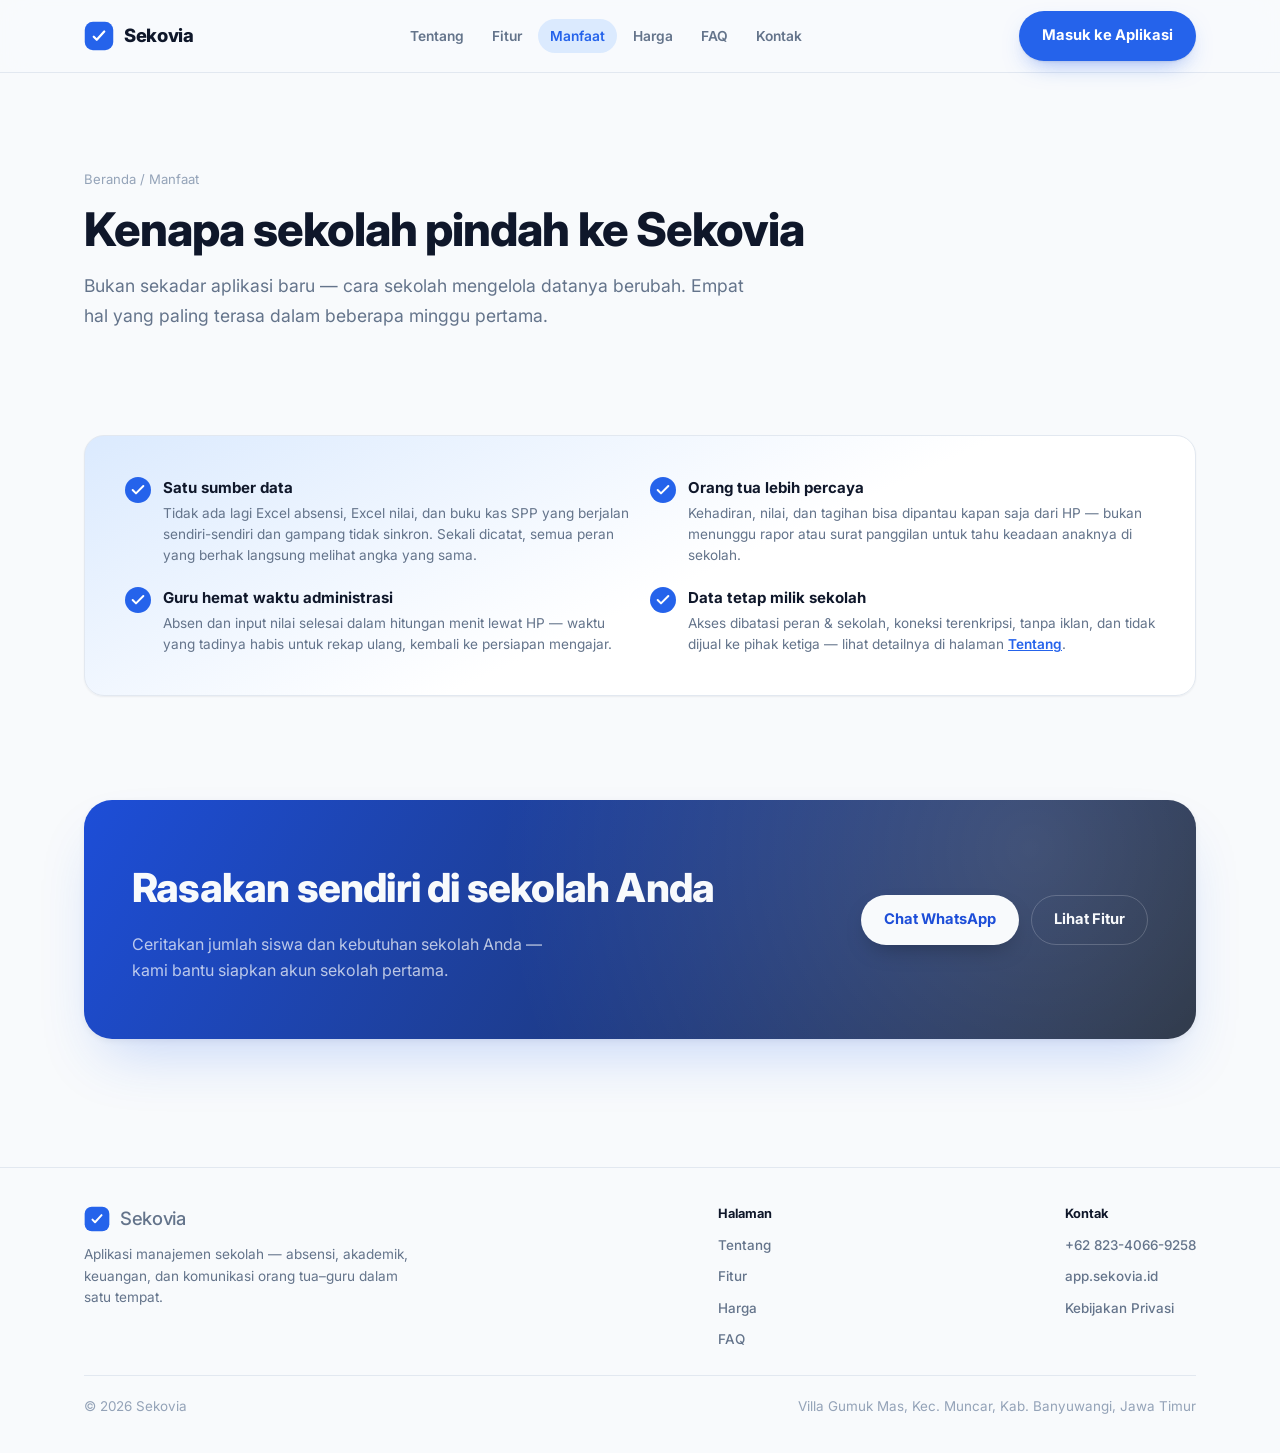
<file: manfaat.html>
<!DOCTYPE html>
<html lang="id">
<head>
<meta charset="UTF-8">
<meta name="viewport" content="width=device-width, initial-scale=1">
<title>Manfaat — Sekovia</title>
<meta name="description" content="Kenapa sekolah pindah ke Sekovia: satu sumber data, orang tua lebih percaya, guru hemat waktu administrasi, data tetap milik sekolah.">
<link rel="icon" href="data:image/svg+xml,%3Csvg xmlns='http://www.w3.org/2000/svg' viewBox='0 0 40 40'%3E%3Crect x='1' y='1' width='38' height='38' rx='11' fill='%232563EB'/%3E%3Cpath d='M13 21l4 4 10-11' fill='none' stroke='%23fff' stroke-width='3.2' stroke-linecap='round' stroke-linejoin='round'/%3E%3C/svg%3E">
<link rel="preconnect" href="https://fonts.googleapis.com">
<link rel="preconnect" href="https://fonts.gstatic.com" crossorigin>
<link href="https://fonts.googleapis.com/css2?family=Inter:wght@400;500;600;700;800;900&family=JetBrains+Mono:wght@400;500;600&display=swap" rel="stylesheet">
<style>
  /* ============================= TOKENS ============================= */
  :root{
    --bg:#F8FAFC;
    --bg-2:#EFF4FB;
    --panel:#FFFFFF;
    --panel-2:#F1F5F9;
    --ink:#0F172A;
    --muted:#64748B;
    --muted-2:#94A3B8;
    --line:#E2E8F0;
    --line-strong:#CBD5E1;
    --accent:#2563EB;
    --accent-2:#1D4ED8;
    --accent-light:#60A5FA;
    --accent-soft:#DBEAFE;
    --purple:#7C3AED; --purple-soft:#EDE9FE;
    --green:#16A34A;  --green-soft:#DCFCE7;
    --orange:#EA580C; --orange-soft:#FFEDD5;
    --sky:#0EA5E9;    --sky-soft:#E0F2FE;
    --shadow-sm: 0 1px 2px rgba(15,23,42,.06);
    --shadow: 0 1px 3px rgba(15,23,42,.05), 0 16px 32px -16px rgba(15,23,42,.16);
    --shadow-lg: 0 2px 6px rgba(15,23,42,.06), 0 30px 60px -20px rgba(37,99,235,.25);
    --radius: 20px;
    --radius-sm: 14px;
    --sans: 'Inter', ui-sans-serif, -apple-system, 'Segoe UI', Roboto, sans-serif;
    --mono: 'JetBrains Mono', ui-monospace, 'SFMono-Regular', Menlo, Consolas, monospace;
    --band-bg-1:#1D4ED8; --band-bg-2:#1E293B; --band-fg:#F8FAFC; --band-fg-dim:rgba(248,250,252,.72); --band-line:rgba(248,250,252,.2);
  }
  @media (prefers-color-scheme: dark){
    :root:not([data-theme="light"]){
      --bg:#0A0F1C; --bg-2:#0D1424; --panel:#121A2C; --panel-2:#161F35;
      --ink:#EAF1FB; --muted:#93A3BE; --muted-2:#66768F;
      --line:#1F2A42; --line-strong:#2B3A5A;
      --accent:#5B8DF6; --accent-2:#7DA3F8; --accent-light:#93B7FA; --accent-soft:#1B2C4E;
      --purple:#B393F5; --purple-soft:#241D3D; --green:#4ADE80; --green-soft:#123423;
      --orange:#FB923C; --orange-soft:#3A2313; --sky:#38BDF8; --sky-soft:#0F2C3E;
      --shadow-sm: 0 1px 2px rgba(0,0,0,.4);
      --shadow: 0 1px 2px rgba(0,0,0,.4), 0 20px 40px -18px rgba(0,0,0,.6);
      --shadow-lg: 0 2px 6px rgba(0,0,0,.4), 0 30px 60px -20px rgba(91,141,246,.35);
      --band-bg-1:#1D4ED8; --band-bg-2:#0A0F1C; --band-fg:#F8FAFC; --band-fg-dim:rgba(248,250,252,.68); --band-line:rgba(248,250,252,.16);
    }
  }
  :root[data-theme="dark"]{
    --bg:#0A0F1C; --bg-2:#0D1424; --panel:#121A2C; --panel-2:#161F35;
    --ink:#EAF1FB; --muted:#93A3BE; --muted-2:#66768F;
    --line:#1F2A42; --line-strong:#2B3A5A;
    --accent:#5B8DF6; --accent-2:#7DA3F8; --accent-light:#93B7FA; --accent-soft:#1B2C4E;
    --purple:#B393F5; --purple-soft:#241D3D; --green:#4ADE80; --green-soft:#123423;
    --orange:#FB923C; --orange-soft:#3A2313; --sky:#38BDF8; --sky-soft:#0F2C3E;
    --shadow-sm: 0 1px 2px rgba(0,0,0,.4);
    --shadow: 0 1px 2px rgba(0,0,0,.4), 0 20px 40px -18px rgba(0,0,0,.6);
    --shadow-lg: 0 2px 6px rgba(0,0,0,.4), 0 30px 60px -20px rgba(91,141,246,.35);
    --band-bg-1:#1D4ED8; --band-bg-2:#0A0F1C; --band-fg:#F8FAFC; --band-fg-dim:rgba(248,250,252,.68); --band-line:rgba(248,250,252,.16);
  }

  *{box-sizing:border-box}
  html{scroll-behavior:smooth}
  body{
    margin:0; background:var(--bg); color:var(--ink);
    font-family:var(--sans); font-size:16px; line-height:1.6;
    -webkit-font-smoothing:antialiased; text-rendering:optimizeLegibility;
  }
  img{max-width:100%}
  a{color:inherit}
  .wrap{max-width:1160px; margin:0 auto; padding:0 24px}
  section{padding:104px 0}
  @media (max-width:720px){ section{padding:64px 0} .wrap{padding:0 20px} }

  h1,h2,h3{font-family:var(--sans); text-wrap:balance; margin:0; color:var(--ink); letter-spacing:-.02em}
  h2{font-size:clamp(1.7rem,3.2vw,2.5rem); font-weight:800}
  h3{font-size:1.1rem; font-weight:700; letter-spacing:-.01em}
  p{margin:0}
  .lede{font-size:1.1rem; color:var(--muted); max-width:60ch; line-height:1.7}
  .eyebrow{
    font-family:var(--mono); font-size:.72rem; letter-spacing:.14em; text-transform:uppercase;
    color:var(--accent); display:inline-flex; align-items:center; gap:8px; margin-bottom:16px;
    background:var(--accent-soft); padding:6px 12px 6px 10px; border-radius:999px; font-weight:600;
  }
  .eyebrow .dot{width:6px; height:6px; border-radius:50%; background:var(--accent); display:inline-block}
  .num{font-variant-numeric:tabular-nums}
  .mono{font-family:var(--mono)}
  .grad-text{
    background:linear-gradient(100deg, var(--accent) 10%, var(--sky) 60%, var(--purple) 100%);
    -webkit-background-clip:text; background-clip:text; color:transparent;
  }

  /* ---------- nav ---------- */
  header{
    position:sticky; top:0; z-index:40;
    background:color-mix(in srgb, var(--bg) 72%, transparent);
    backdrop-filter:saturate(160%) blur(14px); -webkit-backdrop-filter:saturate(160%) blur(14px);
    border-bottom:1px solid var(--line);
  }
  .navrow{display:flex; align-items:center; justify-content:space-between; height:72px}
  .brand{display:flex; align-items:center; gap:10px; font-weight:800; font-size:1.15rem; text-decoration:none; letter-spacing:-.02em}
  .brand svg{display:block}
  .navlinks{display:flex; align-items:center; gap:8px}
  .navlinks ul{display:flex; gap:4px; list-style:none; margin:0; padding:0}
  .navlinks a{text-decoration:none; font-size:.86rem; color:var(--muted); font-weight:600; padding:9px 12px; border-radius:999px; transition:background .15s ease, color .15s ease}
  .navlinks a:hover{color:var(--ink); background:var(--panel-2)}
  #mobileMenu a{text-decoration:none; color:var(--ink); font-weight:600; font-size:.98rem}
  .btn{
    display:inline-flex; align-items:center; gap:8px; border-radius:999px; font-weight:700;
    font-size:.92rem; padding:12px 22px; text-decoration:none; border:1px solid transparent;
    cursor:pointer; transition:transform .15s ease, box-shadow .2s ease, background .15s ease, border-color .15s ease;
    font-family:var(--sans); white-space:nowrap;
  }
  .btn:active{transform:translateY(1px) scale(.99)}
  .btn-primary{background:var(--accent); color:#fff; box-shadow:0 1px 2px rgba(15,23,42,.08), 0 10px 24px -10px rgba(37,99,235,.55)}
  .btn-primary:hover{background:var(--accent-2); box-shadow:0 1px 2px rgba(15,23,42,.08), 0 14px 30px -10px rgba(37,99,235,.65)}
  .btn-ghost{background:var(--panel); color:var(--ink); border-color:var(--line-strong)}
  .btn-ghost:hover{border-color:var(--accent); color:var(--accent)}
  .burger{display:none; background:var(--panel); border:1px solid var(--line-strong); border-radius:10px; width:42px; height:42px; align-items:center; justify-content:center; color:var(--ink)}
  @media (max-width:1040px){
    .navlinks ul{display:none}
    .burger{display:flex}
    .navcta .btn span.long{display:none}
  }
  .navcta{display:flex; align-items:center; gap:10px}
  .navcta .btn span.short{display:none}
  @media (max-width:1040px){ .navcta .btn span.short{display:inline} }

  /* ---------- hero ---------- */
  .hero{position:relative; overflow:hidden; padding-top:88px; padding-bottom:64px}
  .hero-glow{
    position:absolute; z-index:0; pointer-events:none; filter:blur(70px); opacity:.55;
    width:900px; height:560px; top:-220px; right:-220px;
    background:radial-gradient(circle at 30% 30%, var(--accent-light), transparent 60%),
               radial-gradient(circle at 70% 60%, var(--sky), transparent 55%),
               radial-gradient(circle at 40% 80%, var(--purple), transparent 55%);
  }
  @media (prefers-color-scheme: dark){ :root:not([data-theme="light"]) .hero-glow{opacity:.28} }
  :root[data-theme="dark"] .hero-glow{opacity:.28}
  .hero .wrap{position:relative; z-index:1}
  .herogrid{display:grid; grid-template-columns:1.05fr .95fr; gap:56px; align-items:center}
  @media (max-width:920px){ .herogrid{grid-template-columns:1fr; gap:44px} }
  .hero h1{font-size:clamp(2.3rem,4.8vw,3.6rem); font-weight:800; line-height:1.06}
  .hero .lede{margin-top:22px; font-size:1.15rem}
  .herobtns{display:flex; gap:12px; margin-top:34px; flex-wrap:wrap}
  .heronote{margin-top:26px; font-size:.82rem; color:var(--muted-2); font-family:var(--mono); display:flex; align-items:center; gap:10px}
  .heronote .sep{width:3px; height:3px; border-radius:50%; background:var(--muted-2)}

  /* kartu absensi mockup — bento app card */
  .cardwrap{display:flex; justify-content:center; align-items:center; position:relative; min-height:380px}
  .idcard{
    width:308px; background:var(--panel); border:1px solid var(--line); border-radius:24px;
    box-shadow:var(--shadow-lg); padding:26px; position:relative; z-index:2;
  }
  .idcard-top{display:flex; align-items:center; justify-content:space-between; margin-bottom:18px}
  .idcard-label{font-size:.68rem; letter-spacing:.08em; text-transform:uppercase; color:var(--muted-2); font-weight:700}
  .idcard-dot{width:8px; height:8px; border-radius:50%; background:var(--green); box-shadow:0 0 0 4px var(--green-soft)}
  .idcard-body{display:flex; gap:18px; align-items:center}
  .qrblock{
    flex:none; width:92px; height:92px; border-radius:16px;
    background:linear-gradient(155deg, var(--ink), color-mix(in srgb, var(--ink) 80%, var(--accent)));
    padding:10px; display:grid; grid-template-columns:repeat(6,1fr); grid-template-rows:repeat(6,1fr); gap:3px;
  }
  :root[data-theme="dark"] .qrblock{background:linear-gradient(155deg,#1B2C4E,#2A4A9E)}
  @media (prefers-color-scheme: dark){ :root:not([data-theme="light"]) .qrblock{background:linear-gradient(155deg,#1B2C4E,#2A4A9E)} }
  .qrblock i{background:#fff; border-radius:3px}
  .qrblock i.off{background:transparent}
  .idcard-fields{flex:1; min-width:0}
  .idcard-name{font-weight:800; font-size:1.08rem; margin-bottom:3px; letter-spacing:-.01em}
  .idcard-meta{font-size:.8rem; color:var(--muted); margin-bottom:9px}
  .idcard-nisn{font-family:var(--mono); font-size:.72rem; color:var(--muted-2)}
  .idcard-code{
    margin-top:18px; font-family:var(--mono); font-size:.68rem; color:var(--accent);
    background:var(--accent-soft); border-radius:10px; padding:8px 12px; display:block;
  }
  .toast{
    position:absolute; z-index:3; left:-14px; bottom:36px; background:var(--panel); border:1px solid var(--line);
    border-radius:14px; padding:11px 16px; box-shadow:var(--shadow); font-size:.82rem; font-weight:700;
    display:flex; align-items:center; gap:8px; color:var(--green);
  }
  @media (max-width:920px){ .toast{left:8px} }
  @media (max-width:420px){ .idcard{width:100%; max-width:308px} }

  /* ---------- facts strip ---------- */
  .facts{padding:0 0 96px}
  .factsgrid{display:grid; grid-template-columns:repeat(4,1fr); gap:16px}
  @media (max-width:760px){ .factsgrid{grid-template-columns:repeat(2,1fr)} }
  .factcell{
    padding:22px 20px; background:var(--panel); border:1px solid var(--line); border-radius:var(--radius-sm);
    box-shadow:var(--shadow-sm);
  }
  .factcell .num{display:block; font-size:clamp(1.3rem,2.2vw,1.7rem); font-weight:800; color:var(--ink); white-space:nowrap; letter-spacing:-.02em}
  .factcell .lbl{font-size:.84rem; color:var(--muted); margin-top:6px; line-height:1.5}

  .sechead{max-width:640px; margin-bottom:48px}
  .sechead .lede{margin-top:14px}

  /* ---------- roles bento ---------- */
  .rolegrid{display:grid; grid-template-columns:repeat(4,1fr); gap:18px}
  @media (max-width:980px){ .rolegrid{grid-template-columns:repeat(2,1fr)} }
  @media (max-width:600px){ .rolegrid{grid-template-columns:1fr} }
  .rolecard{
    background:var(--panel); border:1px solid var(--line); border-radius:var(--radius); padding:26px;
    box-shadow:var(--shadow-sm); transition:transform .2s ease, box-shadow .2s ease, border-color .2s ease;
  }
  .rolecard:hover{transform:translateY(-4px); box-shadow:var(--shadow); border-color:var(--line-strong)}
  .rolehead{display:flex; align-items:center; gap:12px; margin-bottom:18px}
  .roleicon{width:40px; height:40px; border-radius:12px; display:flex; align-items:center; justify-content:center; flex:none}
  .rolecard ul{margin:0; padding:0; list-style:none; display:flex; flex-direction:column; gap:12px}
  .rolecard li{font-size:.87rem; color:var(--muted); line-height:1.55; padding-left:18px; position:relative}
  .rolecard li::before{content:""; position:absolute; left:0; top:.55em; width:6px; height:6px; border-radius:50%; background:var(--line-strong)}

  /* ---------- feature bento ---------- */
  .featgrid{display:grid; grid-template-columns:repeat(2,1fr); gap:18px}
  @media (max-width:780px){ .featgrid{grid-template-columns:1fr} }
  .featcard{
    background:var(--panel); border:1px solid var(--line); border-radius:var(--radius); padding:34px;
    box-shadow:var(--shadow-sm); opacity:0; transform:translateY(16px); transition:opacity .5s ease, transform .5s ease, box-shadow .2s ease, border-color .2s ease;
  }
  .featcard.in{opacity:1; transform:none}
  .featcard:hover{box-shadow:var(--shadow); border-color:var(--line-strong)}
  .feat-icon{width:44px; height:44px; border-radius:12px; display:flex; align-items:center; justify-content:center; margin-bottom:18px}
  .featcard h3{font-size:1.22rem; margin-bottom:10px}
  .featcard p{color:var(--muted); font-size:.94rem; line-height:1.65}
  .featcard .chipline{display:flex; gap:8px; flex-wrap:wrap; margin-top:18px}
  .chip{font-family:var(--mono); font-size:.7rem; background:var(--panel-2); border:1px solid var(--line); color:var(--muted); padding:5px 10px; border-radius:999px; font-weight:500}

  /* ---------- steps ---------- */
  .steps{display:grid; grid-template-columns:repeat(3,1fr); gap:20px}
  @media (max-width:820px){ .steps{grid-template-columns:1fr} }
  .step{
    position:relative; padding:28px 26px; background:var(--panel); border:1px solid var(--line);
    border-radius:var(--radius); box-shadow:var(--shadow-sm);
  }
  .step .stepno{
    display:inline-flex; align-items:center; justify-content:center; width:36px; height:36px; border-radius:10px;
    background:var(--accent-soft); color:var(--accent); font-weight:800; font-size:1.05rem; margin-bottom:16px;
  }
  .step h3{margin-bottom:8px; font-size:1.05rem}
  .step p{color:var(--muted); font-size:.92rem; line-height:1.6}

  /* ---------- security ---------- */
  .secbox{
    display:grid; grid-template-columns:auto 1fr; gap:24px; align-items:flex-start;
    background:var(--panel); border:1px solid var(--line); border-radius:var(--radius); padding:36px;
    box-shadow:var(--shadow-sm);
  }
  @media (max-width:640px){ .secbox{grid-template-columns:1fr} }
  .secicon{width:52px; height:52px; border-radius:14px; background:var(--green-soft); color:var(--green); display:flex; align-items:center; justify-content:center; flex:none}
  .secbox p{color:var(--muted); line-height:1.75; margin-top:12px}
  .secbox a{color:var(--accent); text-decoration:underline; text-underline-offset:2px; font-weight:600}

  /* ---------- contact ---------- */
  .contactband{
    background:linear-gradient(120deg, var(--band-bg-1), var(--band-bg-2));
    border-radius:28px; padding:56px 48px; display:flex; align-items:center; justify-content:space-between; gap:32px;
    color:var(--band-fg); box-shadow:var(--shadow-lg); position:relative; overflow:hidden;
  }
  .contactband::before{
    content:""; position:absolute; inset:0; background:radial-gradient(circle at 85% 20%, rgba(255,255,255,.16), transparent 55%); pointer-events:none;
  }
  .contactband > *{position:relative}
  .contactband h2{color:var(--band-fg)}
  .contactband p{color:var(--band-fg-dim); margin-top:12px; max-width:44ch}
  @media (max-width:760px){ .contactband{flex-direction:column; align-items:flex-start; padding:40px 28px} }
  .contactband .btn-primary{background:var(--band-fg); color:var(--band-bg-1); box-shadow:0 10px 24px -10px rgba(0,0,0,.35)}
  .contactband .btn-primary:hover{opacity:.92}
  .contactband .btn-ghost{background:transparent; border-color:var(--band-line); color:var(--band-fg)}
  .contactband .btn-ghost:hover{border-color:var(--band-fg); color:var(--band-fg)}

  footer{border-top:1px solid var(--line); padding:36px 0; margin-top:24px}
  .footrow{display:flex; align-items:center; justify-content:space-between; gap:16px; flex-wrap:wrap; font-size:.84rem; color:var(--muted-2)}
  .footrow a{text-decoration:none; color:var(--muted); font-weight:500}
  .footrow a:hover{color:var(--accent)}
  .footlinks{display:flex; gap:22px; flex-wrap:wrap}

  @media (prefers-reduced-motion: reduce){
    html{scroll-behavior:auto}
    .featcard{transition:none; opacity:1; transform:none}
    .rolecard{transition:none}
  }

  /* ---------- tentang ---------- */
  .aboutgrid{display:grid; grid-template-columns:1fr 1fr; gap:56px; align-items:center}
  @media (max-width:900px){ .aboutgrid{grid-template-columns:1fr; gap:32px} }
  .aboutstats{display:grid; grid-template-columns:1fr 1fr; gap:14px}
  .aboutstat{background:var(--panel); border:1px solid var(--line); border-radius:var(--radius-sm); padding:20px; box-shadow:var(--shadow-sm)}
  .aboutstat b{display:block; font-size:1.35rem; font-weight:800; letter-spacing:-.02em}
  .aboutstat span{font-size:.8rem; color:var(--muted)}

  /* ---------- fitur lengkap (checklist) ---------- */
  .checklist{display:grid; grid-template-columns:1fr 1fr; gap:16px}
  @media (max-width:820px){ .checklist{grid-template-columns:1fr} }
  .checkitem{
    display:flex; gap:14px; background:var(--panel); border:1px solid var(--line); border-left:3px solid var(--c, var(--accent));
    border-radius:var(--radius-sm); padding:18px 20px; box-shadow:var(--shadow-sm);
  }
  .checkitem .tick{flex:none; width:22px; height:22px; border-radius:50%; background:var(--cs, var(--accent-soft)); color:var(--c, var(--accent)); display:flex; align-items:center; justify-content:center; margin-top:1px}
  .checkitem b{font-weight:700; font-size:.92rem}
  .checkitem p{font-size:.85rem; color:var(--muted); margin-top:3px; line-height:1.55}
  .checkitem .soon{font-family:var(--mono); font-size:.62rem; text-transform:uppercase; letter-spacing:.06em; color:var(--orange); background:var(--orange-soft); padding:2px 7px; border-radius:999px; margin-left:8px; vertical-align:middle}

  /* ---------- manfaat ---------- */
  .benefitpanel{
    background:linear-gradient(155deg, var(--accent-soft), var(--panel) 55%); border:1px solid var(--line);
    border-radius:var(--radius); padding:40px; box-shadow:var(--shadow-sm);
  }
  .benefitgrid{display:grid; grid-template-columns:1fr 1fr; gap:20px; margin-top:28px}
  @media (max-width:760px){ .benefitgrid{grid-template-columns:1fr} }
  .benefititem{display:flex; gap:12px; align-items:flex-start}
  .benefititem .tick{flex:none; width:26px; height:26px; border-radius:50%; background:var(--accent); color:#fff; display:flex; align-items:center; justify-content:center; margin-top:1px}
  .benefititem b{font-weight:700; font-size:.94rem; display:block}
  .benefititem p{font-size:.85rem; color:var(--muted); margin-top:3px; line-height:1.55}

  /* ---------- pratinjau (mockup tour) ---------- */
  .tourgrid{display:grid; grid-template-columns:repeat(3,1fr); gap:18px}
  @media (max-width:900px){ .tourgrid{grid-template-columns:1fr} }
  .tourcard{background:var(--panel); border:1px solid var(--line); border-radius:var(--radius); box-shadow:var(--shadow); overflow:hidden}
  .tourchrome{display:flex; align-items:center; gap:6px; padding:12px 16px; border-bottom:1px solid var(--line); background:var(--panel-2)}
  .tourchrome i{width:8px; height:8px; border-radius:50%; background:var(--line-strong); display:block}
  .tourchrome span{font-size:.72rem; color:var(--muted); font-weight:600; margin-left:6px}
  .tourbody{padding:20px}
  .tourbars{display:flex; align-items:flex-end; gap:8px; height:74px; margin-top:14px}
  .tourbars i{flex:1; border-radius:5px 5px 0 0; background:linear-gradient(180deg, var(--accent-light), var(--accent))}
  .tourstat{display:grid; grid-template-columns:repeat(3,1fr); gap:8px}
  .tourstat div{background:var(--panel-2); border-radius:10px; padding:10px; text-align:center}
  .tourstat b{display:block; font-size:1.05rem; font-weight:800}
  .tourstat span{font-size:.62rem; color:var(--muted)}
  .tourbooks{display:grid; grid-template-columns:repeat(4,1fr); gap:8px}
  .tourbooks i{display:block; aspect-ratio:3/4; border-radius:6px}
  .tourcal{display:grid; grid-template-columns:repeat(7,1fr); gap:5px}
  .tourcal i{aspect-ratio:1; border-radius:5px; background:var(--panel-2); display:block; position:relative}
  .tourcal i.on::after{content:""; position:absolute; inset:3px; border-radius:3px; background:var(--c,var(--accent))}
  .tourfoot{padding:14px 20px; border-top:1px solid var(--line); font-size:.78rem; color:var(--muted)}

  /* ---------- harga ---------- */
  .pricepanel{
    background:var(--panel); border:1px solid var(--line); border-radius:var(--radius); padding:44px;
    box-shadow:var(--shadow-sm); display:grid; grid-template-columns:1.1fr .9fr; gap:40px; align-items:center;
  }
  @media (max-width:860px){ .pricepanel{grid-template-columns:1fr; padding:32px 26px} }
  .pricepanel ul{list-style:none; margin:20px 0 0; padding:0; display:flex; flex-direction:column; gap:12px}
  .pricepanel li{display:flex; gap:10px; align-items:flex-start; font-size:.9rem; color:var(--muted)}
  .pricepanel li .tick{flex:none; width:20px; height:20px; border-radius:50%; background:var(--green-soft); color:var(--green); display:flex; align-items:center; justify-content:center; margin-top:1px}
  .pricecard{background:var(--panel-2); border:1px solid var(--line); border-radius:var(--radius-sm); padding:28px; text-align:center}
  .pricecard .tag{font-family:var(--mono); font-size:.68rem; text-transform:uppercase; letter-spacing:.1em; color:var(--muted-2)}
  .pricecard .value{font-size:1.5rem; font-weight:800; margin-top:8px; letter-spacing:-.02em}
  .pricecard p{font-size:.82rem; color:var(--muted); margin-top:10px; line-height:1.55}

  /* ---------- faq ---------- */
  .faqlist{display:flex; flex-direction:column; gap:12px; max-width:820px}
  .faqitem{background:var(--panel); border:1px solid var(--line); border-radius:var(--radius-sm); box-shadow:var(--shadow-sm); overflow:hidden}
  .faqitem summary{
    list-style:none; cursor:pointer; padding:18px 22px; font-weight:700; font-size:.95rem;
    display:flex; align-items:center; justify-content:space-between; gap:16px;
  }
  .faqitem summary::-webkit-details-marker{display:none}
  .faqitem summary .plus{flex:none; width:24px; height:24px; border-radius:50%; background:var(--panel-2); display:flex; align-items:center; justify-content:center; color:var(--muted); transition:transform .2s ease}
  .faqitem[open] summary .plus{transform:rotate(45deg); background:var(--accent-soft); color:var(--accent)}
  .faqitem .faqbody{padding:0 22px 20px; color:var(--muted); font-size:.9rem; line-height:1.65}

  .icon-tick{width:16px; height:16px}

  /* ---------- active nav (multi-page) ---------- */
  .navlinks a.active{color:var(--accent); background:var(--accent-soft)}
  #mobileMenu a.active{color:var(--accent)}

  /* ---------- page header (non-home pages) ---------- */
  .pagehead{padding:96px 0 0}
  .pagehead .wrap{position:relative; z-index:1}
  .crumb{font-size:.82rem; color:var(--muted-2); margin-bottom:14px}
  .crumb a{color:var(--muted-2); text-decoration:none}
  .crumb a:hover{color:var(--accent)}
  .pagehead h1{font-size:clamp(2rem,4vw,2.9rem); font-weight:800; line-height:1.1}

  /* ---------- kontak page cards ---------- */
  .contactgrid{display:grid; grid-template-columns:repeat(3,1fr); gap:16px; margin-top:40px}
  @media (max-width:820px){ .contactgrid{grid-template-columns:1fr} }
  .contactcard{background:var(--panel); border:1px solid var(--line); border-radius:var(--radius-sm); padding:24px; box-shadow:var(--shadow-sm); text-decoration:none; display:block; transition:transform .2s ease, box-shadow .2s ease}
  .contactcard:hover{transform:translateY(-3px); box-shadow:var(--shadow)}
  .contactcard .roleicon{margin-bottom:14px}
  .contactcard b{display:block; font-size:.95rem; margin-bottom:4px}
  .contactcard span{font-size:.83rem; color:var(--muted)}

  /* ---------- simple CTA band variant (secondary pages) ---------- */
  .minicta{
    background:var(--panel-2); border:1px solid var(--line); border-radius:var(--radius);
    padding:36px 40px; display:flex; align-items:center; justify-content:space-between; gap:24px; flex-wrap:wrap;
  }
  .minicta h3{font-size:1.15rem}
  .minicta p{color:var(--muted); font-size:.88rem; margin-top:6px}

</style>
</head>
<body>

<header>
  <div class="wrap navrow">
    <a href="index.html" class="brand">
      <svg width="30" height="30" viewBox="0 0 40 40" fill="none"><rect x="1" y="1" width="38" height="38" rx="11" fill="#2563EB"/><path d="M13 21l4 4 10-11" stroke="#fff" stroke-width="3" stroke-linecap="round" stroke-linejoin="round"/></svg>
      Sekovia
    </a>
    <div class="navlinks">
      <ul>
        <li><a href="tentang.html">Tentang</a></li>
        <li><a href="fitur.html">Fitur</a></li>
        <li><a href="manfaat.html" class="active" aria-current="page">Manfaat</a></li>
        <li><a href="harga.html">Harga</a></li>
        <li><a href="faq.html">FAQ</a></li>
        <li><a href="kontak.html">Kontak</a></li>
      </ul>
    </div>
    <div class="navcta">
      <button class="burger" id="burgerBtn" aria-label="Buka menu" aria-expanded="false">
        <svg width="18" height="18" viewBox="0 0 24 24" fill="none" stroke="currentColor" stroke-width="2" stroke-linecap="round"><line x1="3" y1="6" x2="21" y2="6"/><line x1="3" y1="12" x2="21" y2="12"/><line x1="3" y1="18" x2="21" y2="18"/></svg>
      </button>
      <a class="btn btn-primary" href="https://app.sekovia.id" target="_blank" rel="noopener"><span class="long">Masuk ke Aplikasi</span><span class="short">Masuk</span></a>
    </div>
  </div>
  <div id="mobileMenu" hidden style="border-top:1px solid var(--line); background:var(--bg)">
    <ul style="list-style:none; margin:0; padding:16px 24px; display:flex; flex-direction:column; gap:16px">
      <li><a href="index.html">Beranda</a></li>
      <li><a href="tentang.html">Tentang</a></li>
      <li><a href="fitur.html">Fitur</a></li>
      <li><a href="manfaat.html" class="active" aria-current="page">Manfaat</a></li>
      <li><a href="harga.html">Harga</a></li>
      <li><a href="faq.html">FAQ</a></li>
      <li><a href="kontak.html">Kontak</a></li>
    </ul>
  </div>
</header>

<main id="top">

  <section class="pagehead">
    <div class="wrap">
      <div class="crumb"><a href="index.html">Beranda</a> / Manfaat</div>
      <h1>Kenapa sekolah pindah ke Sekovia</h1>
      <p class="lede" style="margin-top:16px">Bukan sekadar aplikasi baru — cara sekolah mengelola datanya berubah. Empat hal yang paling terasa dalam beberapa minggu pertama.</p>
    </div>
  </section>

  <!-- ============================= MANFAAT ============================= -->
  <section id="manfaat">
    <div class="wrap">
      <div class="benefitpanel">
        <div class="benefitgrid" style="margin-top:0">
          <div class="benefititem">
            <span class="tick"><svg class="icon-tick" viewBox="0 0 24 24" fill="none" stroke="currentColor" stroke-width="3" stroke-linecap="round" stroke-linejoin="round"><path d="M20 6L9 17l-5-5"/></svg></span>
            <div><b>Satu sumber data</b><p>Tidak ada lagi Excel absensi, Excel nilai, dan buku kas SPP yang berjalan sendiri-sendiri dan gampang tidak sinkron. Sekali dicatat, semua peran yang berhak langsung melihat angka yang sama.</p></div>
          </div>
          <div class="benefititem">
            <span class="tick"><svg class="icon-tick" viewBox="0 0 24 24" fill="none" stroke="currentColor" stroke-width="3" stroke-linecap="round" stroke-linejoin="round"><path d="M20 6L9 17l-5-5"/></svg></span>
            <div><b>Orang tua lebih percaya</b><p>Kehadiran, nilai, dan tagihan bisa dipantau kapan saja dari HP — bukan menunggu rapor atau surat panggilan untuk tahu keadaan anaknya di sekolah.</p></div>
          </div>
          <div class="benefititem">
            <span class="tick"><svg class="icon-tick" viewBox="0 0 24 24" fill="none" stroke="currentColor" stroke-width="3" stroke-linecap="round" stroke-linejoin="round"><path d="M20 6L9 17l-5-5"/></svg></span>
            <div><b>Guru hemat waktu administrasi</b><p>Absen dan input nilai selesai dalam hitungan menit lewat HP — waktu yang tadinya habis untuk rekap ulang, kembali ke persiapan mengajar.</p></div>
          </div>
          <div class="benefititem">
            <span class="tick"><svg class="icon-tick" viewBox="0 0 24 24" fill="none" stroke="currentColor" stroke-width="3" stroke-linecap="round" stroke-linejoin="round"><path d="M20 6L9 17l-5-5"/></svg></span>
            <div><b>Data tetap milik sekolah</b><p>Akses dibatasi peran &amp; sekolah, koneksi terenkripsi, tanpa iklan, dan tidak dijual ke pihak ketiga — lihat detailnya di halaman <a href="tentang.html" style="color:var(--accent); font-weight:600">Tentang</a>.</p></div>
          </div>
        </div>
      </div>
    </div>
  </section>

  <!-- ============================= CTA ============================= -->
  <section style="padding-top:0">
    <div class="wrap">
      <div class="contactband">
        <div>
          <h2>Rasakan sendiri di sekolah Anda</h2>
          <p>Ceritakan jumlah siswa dan kebutuhan sekolah Anda — kami bantu siapkan akun sekolah pertama.</p>
        </div>
        <div style="display:flex; gap:12px; flex-wrap:wrap">
          <a class="btn btn-primary" href="https://wa.me/6282340669258" target="_blank" rel="noopener">Chat WhatsApp</a>
          <a class="btn btn-ghost" href="fitur.html">Lihat Fitur</a>
        </div>
      </div>
    </div>
  </section>

</main>

<footer>
  <div class="wrap" style="display:flex; flex-direction:column; gap:24px">
    <div class="footrow" style="align-items:flex-start">
      <div style="max-width:340px">
        <a href="index.html" class="brand" style="margin-bottom:10px; display:inline-flex">
          <svg width="26" height="26" viewBox="0 0 40 40" fill="none"><rect x="1" y="1" width="38" height="38" rx="11" fill="#2563EB"/><path d="M13 21l4 4 10-11" stroke="#fff" stroke-width="3" stroke-linecap="round" stroke-linejoin="round"/></svg>
          Sekovia
        </a>
        <p style="font-size:.85rem; color:var(--muted); line-height:1.6">Aplikasi manajemen sekolah — absensi, akademik, keuangan, dan komunikasi orang tua–guru dalam satu tempat.</p>
      </div>
      <div class="footlinks" style="flex-direction:column; gap:10px">
        <b style="color:var(--ink); font-size:.8rem">Halaman</b>
        <a href="tentang.html">Tentang</a>
        <a href="fitur.html">Fitur</a>
        <a href="harga.html">Harga</a>
        <a href="faq.html">FAQ</a>
      </div>
      <div class="footlinks" style="flex-direction:column; gap:10px">
        <b style="color:var(--ink); font-size:.8rem">Kontak</b>
        <a href="https://wa.me/6282340669258" target="_blank" rel="noopener">+62 823-4066-9258</a>
        <a href="https://app.sekovia.id" target="_blank" rel="noopener">app.sekovia.id</a>
        <a href="kebijakan-privasi.html">Kebijakan Privasi</a>
      </div>
    </div>
    <div class="footrow" style="border-top:1px solid var(--line); padding-top:20px">
      <span>© 2026 Sekovia</span>
      <span>Villa Gumuk Mas, Kec. Muncar, Kab. Banyuwangi, Jawa Timur</span>
    </div>
  </div>
</footer>

<script>
// Sekovia website — shared behaviour for every page.
(function () {
  var btn = document.getElementById('burgerBtn');
  var menu = document.getElementById('mobileMenu');
  if (!btn || !menu) return;
  btn.addEventListener('click', function () {
    var open = !menu.hidden;
    menu.hidden = open;
    btn.setAttribute('aria-expanded', String(!open));
  });
  menu.querySelectorAll('a').forEach(function (a) {
    a.addEventListener('click', function () {
      menu.hidden = true;
      btn.setAttribute('aria-expanded', 'false');
    });
  });
})();

// Fade cards in as they scroll into view (used on the fitur page).
(function () {
  var cards = document.querySelectorAll('.featcard');
  if (!cards.length) return;
  if (!('IntersectionObserver' in window) || window.matchMedia('(prefers-reduced-motion: reduce)').matches) {
    cards.forEach(function (c) { c.classList.add('in'); });
    return;
  }
  var io = new IntersectionObserver(function (entries) {
    entries.forEach(function (e) {
      if (e.isIntersecting) { e.target.classList.add('in'); io.unobserve(e.target); }
    });
  }, { threshold: .15 });
  cards.forEach(function (c) { io.observe(c); });
})();

</script>
</body>
</html>
</file>
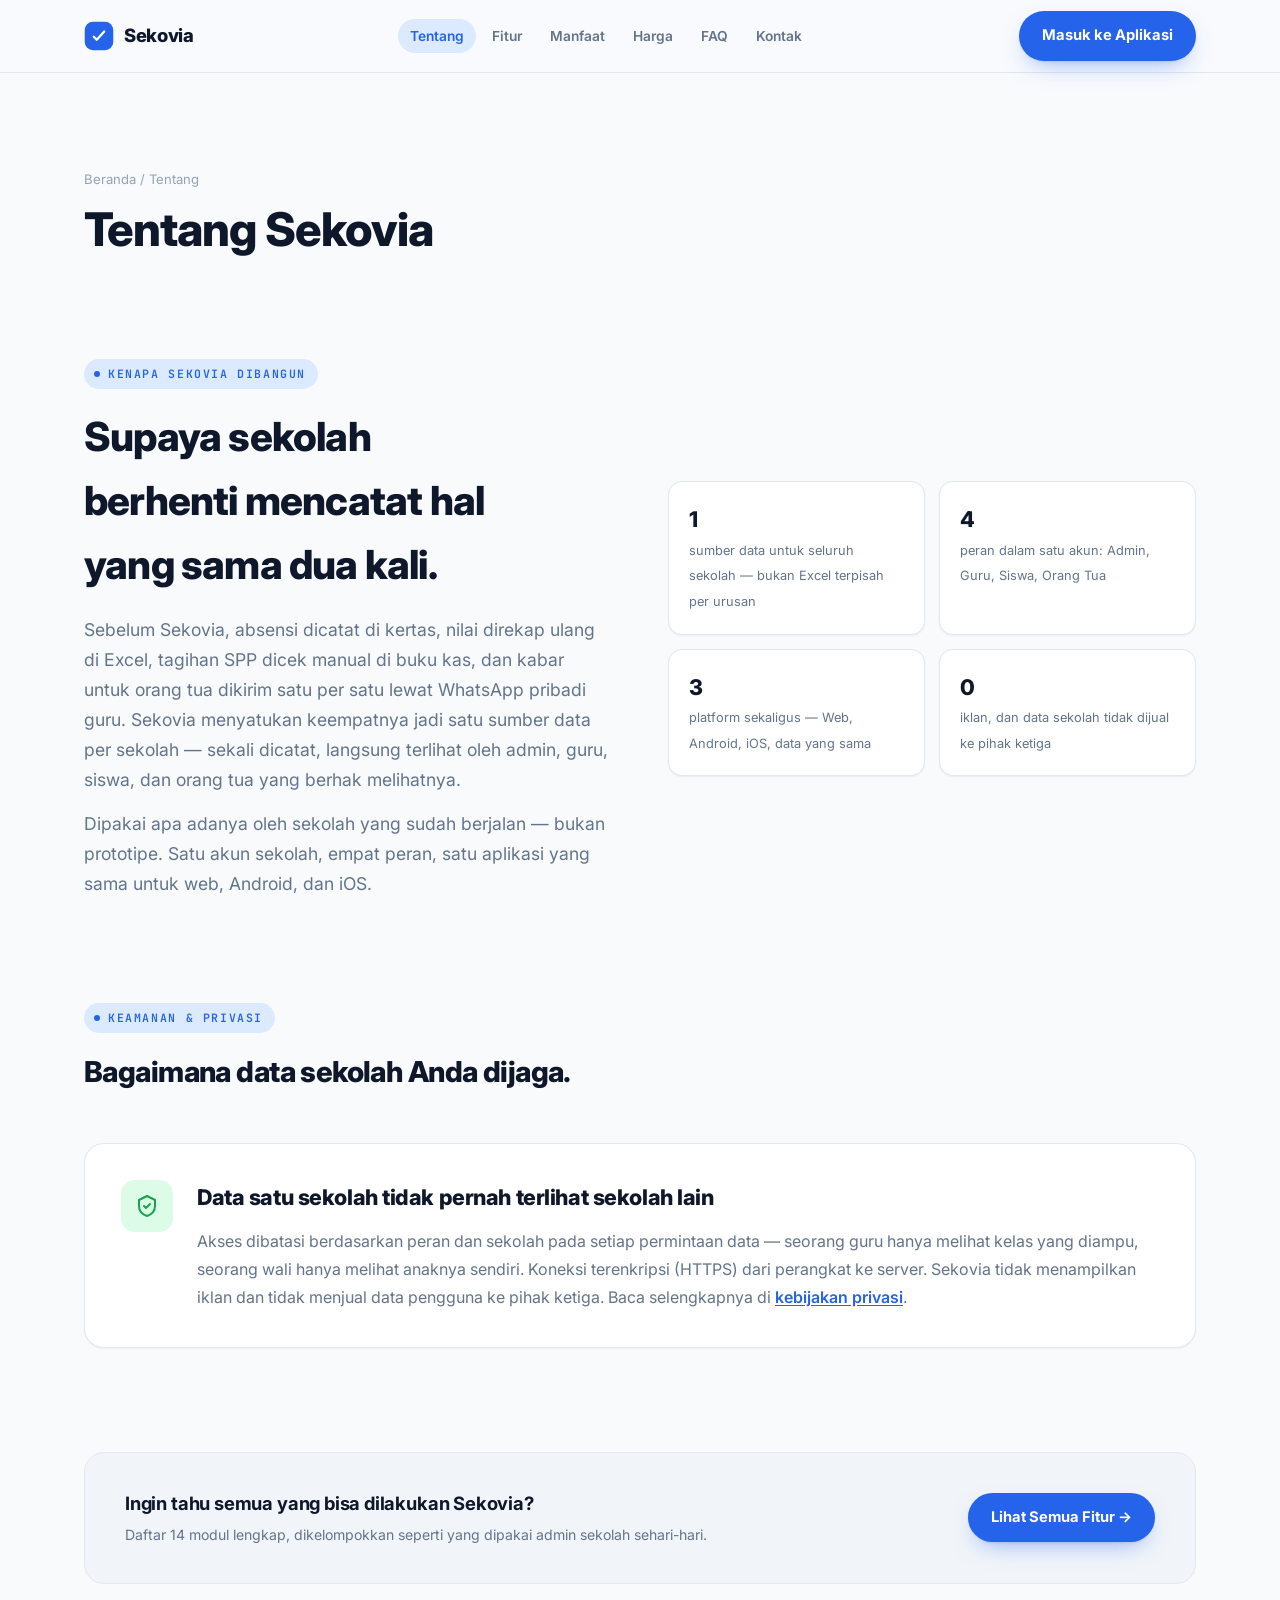
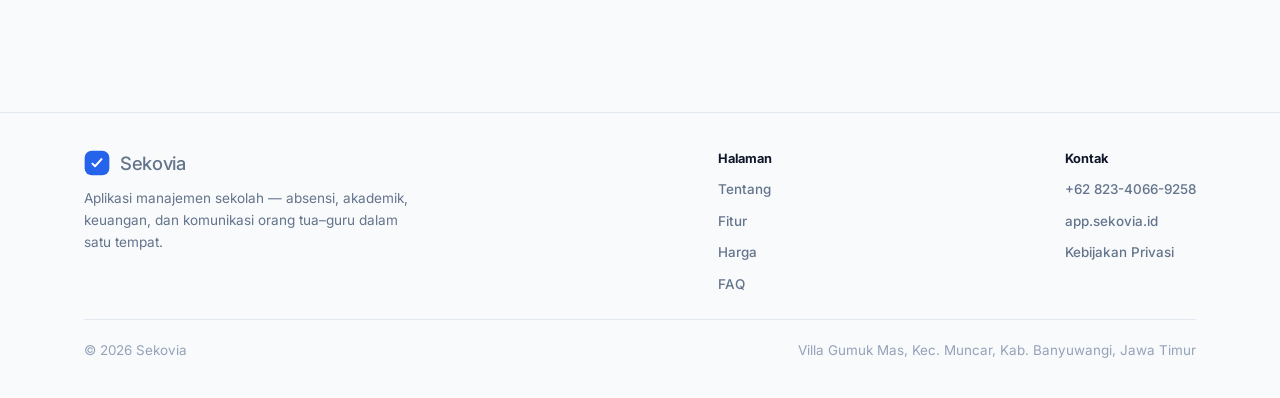
<file: tentang.html>
<!DOCTYPE html>
<html lang="id">
<head>
<meta charset="UTF-8">
<meta name="viewport" content="width=device-width, initial-scale=1">
<title>Tentang — Sekovia</title>
<meta name="description" content="Kenapa Sekovia dibangun, dan bagaimana data satu sekolah dijaga tetap terpisah dan aman dari sekolah lain.">
<link rel="icon" href="data:image/svg+xml,%3Csvg xmlns='http://www.w3.org/2000/svg' viewBox='0 0 40 40'%3E%3Crect x='1' y='1' width='38' height='38' rx='11' fill='%232563EB'/%3E%3Cpath d='M13 21l4 4 10-11' fill='none' stroke='%23fff' stroke-width='3.2' stroke-linecap='round' stroke-linejoin='round'/%3E%3C/svg%3E">
<link rel="preconnect" href="https://fonts.googleapis.com">
<link rel="preconnect" href="https://fonts.gstatic.com" crossorigin>
<link href="https://fonts.googleapis.com/css2?family=Inter:wght@400;500;600;700;800;900&family=JetBrains+Mono:wght@400;500;600&display=swap" rel="stylesheet">
<style>
  /* ============================= TOKENS ============================= */
  :root{
    --bg:#F8FAFC;
    --bg-2:#EFF4FB;
    --panel:#FFFFFF;
    --panel-2:#F1F5F9;
    --ink:#0F172A;
    --muted:#64748B;
    --muted-2:#94A3B8;
    --line:#E2E8F0;
    --line-strong:#CBD5E1;
    --accent:#2563EB;
    --accent-2:#1D4ED8;
    --accent-light:#60A5FA;
    --accent-soft:#DBEAFE;
    --purple:#7C3AED; --purple-soft:#EDE9FE;
    --green:#16A34A;  --green-soft:#DCFCE7;
    --orange:#EA580C; --orange-soft:#FFEDD5;
    --sky:#0EA5E9;    --sky-soft:#E0F2FE;
    --shadow-sm: 0 1px 2px rgba(15,23,42,.06);
    --shadow: 0 1px 3px rgba(15,23,42,.05), 0 16px 32px -16px rgba(15,23,42,.16);
    --shadow-lg: 0 2px 6px rgba(15,23,42,.06), 0 30px 60px -20px rgba(37,99,235,.25);
    --radius: 20px;
    --radius-sm: 14px;
    --sans: 'Inter', ui-sans-serif, -apple-system, 'Segoe UI', Roboto, sans-serif;
    --mono: 'JetBrains Mono', ui-monospace, 'SFMono-Regular', Menlo, Consolas, monospace;
    --band-bg-1:#1D4ED8; --band-bg-2:#1E293B; --band-fg:#F8FAFC; --band-fg-dim:rgba(248,250,252,.72); --band-line:rgba(248,250,252,.2);
  }
  @media (prefers-color-scheme: dark){
    :root:not([data-theme="light"]){
      --bg:#0A0F1C; --bg-2:#0D1424; --panel:#121A2C; --panel-2:#161F35;
      --ink:#EAF1FB; --muted:#93A3BE; --muted-2:#66768F;
      --line:#1F2A42; --line-strong:#2B3A5A;
      --accent:#5B8DF6; --accent-2:#7DA3F8; --accent-light:#93B7FA; --accent-soft:#1B2C4E;
      --purple:#B393F5; --purple-soft:#241D3D; --green:#4ADE80; --green-soft:#123423;
      --orange:#FB923C; --orange-soft:#3A2313; --sky:#38BDF8; --sky-soft:#0F2C3E;
      --shadow-sm: 0 1px 2px rgba(0,0,0,.4);
      --shadow: 0 1px 2px rgba(0,0,0,.4), 0 20px 40px -18px rgba(0,0,0,.6);
      --shadow-lg: 0 2px 6px rgba(0,0,0,.4), 0 30px 60px -20px rgba(91,141,246,.35);
      --band-bg-1:#1D4ED8; --band-bg-2:#0A0F1C; --band-fg:#F8FAFC; --band-fg-dim:rgba(248,250,252,.68); --band-line:rgba(248,250,252,.16);
    }
  }
  :root[data-theme="dark"]{
    --bg:#0A0F1C; --bg-2:#0D1424; --panel:#121A2C; --panel-2:#161F35;
    --ink:#EAF1FB; --muted:#93A3BE; --muted-2:#66768F;
    --line:#1F2A42; --line-strong:#2B3A5A;
    --accent:#5B8DF6; --accent-2:#7DA3F8; --accent-light:#93B7FA; --accent-soft:#1B2C4E;
    --purple:#B393F5; --purple-soft:#241D3D; --green:#4ADE80; --green-soft:#123423;
    --orange:#FB923C; --orange-soft:#3A2313; --sky:#38BDF8; --sky-soft:#0F2C3E;
    --shadow-sm: 0 1px 2px rgba(0,0,0,.4);
    --shadow: 0 1px 2px rgba(0,0,0,.4), 0 20px 40px -18px rgba(0,0,0,.6);
    --shadow-lg: 0 2px 6px rgba(0,0,0,.4), 0 30px 60px -20px rgba(91,141,246,.35);
    --band-bg-1:#1D4ED8; --band-bg-2:#0A0F1C; --band-fg:#F8FAFC; --band-fg-dim:rgba(248,250,252,.68); --band-line:rgba(248,250,252,.16);
  }

  *{box-sizing:border-box}
  html{scroll-behavior:smooth}
  body{
    margin:0; background:var(--bg); color:var(--ink);
    font-family:var(--sans); font-size:16px; line-height:1.6;
    -webkit-font-smoothing:antialiased; text-rendering:optimizeLegibility;
  }
  img{max-width:100%}
  a{color:inherit}
  .wrap{max-width:1160px; margin:0 auto; padding:0 24px}
  section{padding:104px 0}
  @media (max-width:720px){ section{padding:64px 0} .wrap{padding:0 20px} }

  h1,h2,h3{font-family:var(--sans); text-wrap:balance; margin:0; color:var(--ink); letter-spacing:-.02em}
  h2{font-size:clamp(1.7rem,3.2vw,2.5rem); font-weight:800}
  h3{font-size:1.1rem; font-weight:700; letter-spacing:-.01em}
  p{margin:0}
  .lede{font-size:1.1rem; color:var(--muted); max-width:60ch; line-height:1.7}
  .eyebrow{
    font-family:var(--mono); font-size:.72rem; letter-spacing:.14em; text-transform:uppercase;
    color:var(--accent); display:inline-flex; align-items:center; gap:8px; margin-bottom:16px;
    background:var(--accent-soft); padding:6px 12px 6px 10px; border-radius:999px; font-weight:600;
  }
  .eyebrow .dot{width:6px; height:6px; border-radius:50%; background:var(--accent); display:inline-block}
  .num{font-variant-numeric:tabular-nums}
  .mono{font-family:var(--mono)}
  .grad-text{
    background:linear-gradient(100deg, var(--accent) 10%, var(--sky) 60%, var(--purple) 100%);
    -webkit-background-clip:text; background-clip:text; color:transparent;
  }

  /* ---------- nav ---------- */
  header{
    position:sticky; top:0; z-index:40;
    background:color-mix(in srgb, var(--bg) 72%, transparent);
    backdrop-filter:saturate(160%) blur(14px); -webkit-backdrop-filter:saturate(160%) blur(14px);
    border-bottom:1px solid var(--line);
  }
  .navrow{display:flex; align-items:center; justify-content:space-between; height:72px}
  .brand{display:flex; align-items:center; gap:10px; font-weight:800; font-size:1.15rem; text-decoration:none; letter-spacing:-.02em}
  .brand svg{display:block}
  .navlinks{display:flex; align-items:center; gap:8px}
  .navlinks ul{display:flex; gap:4px; list-style:none; margin:0; padding:0}
  .navlinks a{text-decoration:none; font-size:.86rem; color:var(--muted); font-weight:600; padding:9px 12px; border-radius:999px; transition:background .15s ease, color .15s ease}
  .navlinks a:hover{color:var(--ink); background:var(--panel-2)}
  #mobileMenu a{text-decoration:none; color:var(--ink); font-weight:600; font-size:.98rem}
  .btn{
    display:inline-flex; align-items:center; gap:8px; border-radius:999px; font-weight:700;
    font-size:.92rem; padding:12px 22px; text-decoration:none; border:1px solid transparent;
    cursor:pointer; transition:transform .15s ease, box-shadow .2s ease, background .15s ease, border-color .15s ease;
    font-family:var(--sans); white-space:nowrap;
  }
  .btn:active{transform:translateY(1px) scale(.99)}
  .btn-primary{background:var(--accent); color:#fff; box-shadow:0 1px 2px rgba(15,23,42,.08), 0 10px 24px -10px rgba(37,99,235,.55)}
  .btn-primary:hover{background:var(--accent-2); box-shadow:0 1px 2px rgba(15,23,42,.08), 0 14px 30px -10px rgba(37,99,235,.65)}
  .btn-ghost{background:var(--panel); color:var(--ink); border-color:var(--line-strong)}
  .btn-ghost:hover{border-color:var(--accent); color:var(--accent)}
  .burger{display:none; background:var(--panel); border:1px solid var(--line-strong); border-radius:10px; width:42px; height:42px; align-items:center; justify-content:center; color:var(--ink)}
  @media (max-width:1040px){
    .navlinks ul{display:none}
    .burger{display:flex}
    .navcta .btn span.long{display:none}
  }
  .navcta{display:flex; align-items:center; gap:10px}
  .navcta .btn span.short{display:none}
  @media (max-width:1040px){ .navcta .btn span.short{display:inline} }

  /* ---------- hero ---------- */
  .hero{position:relative; overflow:hidden; padding-top:88px; padding-bottom:64px}
  .hero-glow{
    position:absolute; z-index:0; pointer-events:none; filter:blur(70px); opacity:.55;
    width:900px; height:560px; top:-220px; right:-220px;
    background:radial-gradient(circle at 30% 30%, var(--accent-light), transparent 60%),
               radial-gradient(circle at 70% 60%, var(--sky), transparent 55%),
               radial-gradient(circle at 40% 80%, var(--purple), transparent 55%);
  }
  @media (prefers-color-scheme: dark){ :root:not([data-theme="light"]) .hero-glow{opacity:.28} }
  :root[data-theme="dark"] .hero-glow{opacity:.28}
  .hero .wrap{position:relative; z-index:1}
  .herogrid{display:grid; grid-template-columns:1.05fr .95fr; gap:56px; align-items:center}
  @media (max-width:920px){ .herogrid{grid-template-columns:1fr; gap:44px} }
  .hero h1{font-size:clamp(2.3rem,4.8vw,3.6rem); font-weight:800; line-height:1.06}
  .hero .lede{margin-top:22px; font-size:1.15rem}
  .herobtns{display:flex; gap:12px; margin-top:34px; flex-wrap:wrap}
  .heronote{margin-top:26px; font-size:.82rem; color:var(--muted-2); font-family:var(--mono); display:flex; align-items:center; gap:10px}
  .heronote .sep{width:3px; height:3px; border-radius:50%; background:var(--muted-2)}

  /* kartu absensi mockup — bento app card */
  .cardwrap{display:flex; justify-content:center; align-items:center; position:relative; min-height:380px}
  .idcard{
    width:308px; background:var(--panel); border:1px solid var(--line); border-radius:24px;
    box-shadow:var(--shadow-lg); padding:26px; position:relative; z-index:2;
  }
  .idcard-top{display:flex; align-items:center; justify-content:space-between; margin-bottom:18px}
  .idcard-label{font-size:.68rem; letter-spacing:.08em; text-transform:uppercase; color:var(--muted-2); font-weight:700}
  .idcard-dot{width:8px; height:8px; border-radius:50%; background:var(--green); box-shadow:0 0 0 4px var(--green-soft)}
  .idcard-body{display:flex; gap:18px; align-items:center}
  .qrblock{
    flex:none; width:92px; height:92px; border-radius:16px;
    background:linear-gradient(155deg, var(--ink), color-mix(in srgb, var(--ink) 80%, var(--accent)));
    padding:10px; display:grid; grid-template-columns:repeat(6,1fr); grid-template-rows:repeat(6,1fr); gap:3px;
  }
  :root[data-theme="dark"] .qrblock{background:linear-gradient(155deg,#1B2C4E,#2A4A9E)}
  @media (prefers-color-scheme: dark){ :root:not([data-theme="light"]) .qrblock{background:linear-gradient(155deg,#1B2C4E,#2A4A9E)} }
  .qrblock i{background:#fff; border-radius:3px}
  .qrblock i.off{background:transparent}
  .idcard-fields{flex:1; min-width:0}
  .idcard-name{font-weight:800; font-size:1.08rem; margin-bottom:3px; letter-spacing:-.01em}
  .idcard-meta{font-size:.8rem; color:var(--muted); margin-bottom:9px}
  .idcard-nisn{font-family:var(--mono); font-size:.72rem; color:var(--muted-2)}
  .idcard-code{
    margin-top:18px; font-family:var(--mono); font-size:.68rem; color:var(--accent);
    background:var(--accent-soft); border-radius:10px; padding:8px 12px; display:block;
  }
  .toast{
    position:absolute; z-index:3; left:-14px; bottom:36px; background:var(--panel); border:1px solid var(--line);
    border-radius:14px; padding:11px 16px; box-shadow:var(--shadow); font-size:.82rem; font-weight:700;
    display:flex; align-items:center; gap:8px; color:var(--green);
  }
  @media (max-width:920px){ .toast{left:8px} }
  @media (max-width:420px){ .idcard{width:100%; max-width:308px} }

  /* ---------- facts strip ---------- */
  .facts{padding:0 0 96px}
  .factsgrid{display:grid; grid-template-columns:repeat(4,1fr); gap:16px}
  @media (max-width:760px){ .factsgrid{grid-template-columns:repeat(2,1fr)} }
  .factcell{
    padding:22px 20px; background:var(--panel); border:1px solid var(--line); border-radius:var(--radius-sm);
    box-shadow:var(--shadow-sm);
  }
  .factcell .num{display:block; font-size:clamp(1.3rem,2.2vw,1.7rem); font-weight:800; color:var(--ink); white-space:nowrap; letter-spacing:-.02em}
  .factcell .lbl{font-size:.84rem; color:var(--muted); margin-top:6px; line-height:1.5}

  .sechead{max-width:640px; margin-bottom:48px}
  .sechead .lede{margin-top:14px}

  /* ---------- roles bento ---------- */
  .rolegrid{display:grid; grid-template-columns:repeat(4,1fr); gap:18px}
  @media (max-width:980px){ .rolegrid{grid-template-columns:repeat(2,1fr)} }
  @media (max-width:600px){ .rolegrid{grid-template-columns:1fr} }
  .rolecard{
    background:var(--panel); border:1px solid var(--line); border-radius:var(--radius); padding:26px;
    box-shadow:var(--shadow-sm); transition:transform .2s ease, box-shadow .2s ease, border-color .2s ease;
  }
  .rolecard:hover{transform:translateY(-4px); box-shadow:var(--shadow); border-color:var(--line-strong)}
  .rolehead{display:flex; align-items:center; gap:12px; margin-bottom:18px}
  .roleicon{width:40px; height:40px; border-radius:12px; display:flex; align-items:center; justify-content:center; flex:none}
  .rolecard ul{margin:0; padding:0; list-style:none; display:flex; flex-direction:column; gap:12px}
  .rolecard li{font-size:.87rem; color:var(--muted); line-height:1.55; padding-left:18px; position:relative}
  .rolecard li::before{content:""; position:absolute; left:0; top:.55em; width:6px; height:6px; border-radius:50%; background:var(--line-strong)}

  /* ---------- feature bento ---------- */
  .featgrid{display:grid; grid-template-columns:repeat(2,1fr); gap:18px}
  @media (max-width:780px){ .featgrid{grid-template-columns:1fr} }
  .featcard{
    background:var(--panel); border:1px solid var(--line); border-radius:var(--radius); padding:34px;
    box-shadow:var(--shadow-sm); opacity:0; transform:translateY(16px); transition:opacity .5s ease, transform .5s ease, box-shadow .2s ease, border-color .2s ease;
  }
  .featcard.in{opacity:1; transform:none}
  .featcard:hover{box-shadow:var(--shadow); border-color:var(--line-strong)}
  .feat-icon{width:44px; height:44px; border-radius:12px; display:flex; align-items:center; justify-content:center; margin-bottom:18px}
  .featcard h3{font-size:1.22rem; margin-bottom:10px}
  .featcard p{color:var(--muted); font-size:.94rem; line-height:1.65}
  .featcard .chipline{display:flex; gap:8px; flex-wrap:wrap; margin-top:18px}
  .chip{font-family:var(--mono); font-size:.7rem; background:var(--panel-2); border:1px solid var(--line); color:var(--muted); padding:5px 10px; border-radius:999px; font-weight:500}

  /* ---------- steps ---------- */
  .steps{display:grid; grid-template-columns:repeat(3,1fr); gap:20px}
  @media (max-width:820px){ .steps{grid-template-columns:1fr} }
  .step{
    position:relative; padding:28px 26px; background:var(--panel); border:1px solid var(--line);
    border-radius:var(--radius); box-shadow:var(--shadow-sm);
  }
  .step .stepno{
    display:inline-flex; align-items:center; justify-content:center; width:36px; height:36px; border-radius:10px;
    background:var(--accent-soft); color:var(--accent); font-weight:800; font-size:1.05rem; margin-bottom:16px;
  }
  .step h3{margin-bottom:8px; font-size:1.05rem}
  .step p{color:var(--muted); font-size:.92rem; line-height:1.6}

  /* ---------- security ---------- */
  .secbox{
    display:grid; grid-template-columns:auto 1fr; gap:24px; align-items:flex-start;
    background:var(--panel); border:1px solid var(--line); border-radius:var(--radius); padding:36px;
    box-shadow:var(--shadow-sm);
  }
  @media (max-width:640px){ .secbox{grid-template-columns:1fr} }
  .secicon{width:52px; height:52px; border-radius:14px; background:var(--green-soft); color:var(--green); display:flex; align-items:center; justify-content:center; flex:none}
  .secbox p{color:var(--muted); line-height:1.75; margin-top:12px}
  .secbox a{color:var(--accent); text-decoration:underline; text-underline-offset:2px; font-weight:600}

  /* ---------- contact ---------- */
  .contactband{
    background:linear-gradient(120deg, var(--band-bg-1), var(--band-bg-2));
    border-radius:28px; padding:56px 48px; display:flex; align-items:center; justify-content:space-between; gap:32px;
    color:var(--band-fg); box-shadow:var(--shadow-lg); position:relative; overflow:hidden;
  }
  .contactband::before{
    content:""; position:absolute; inset:0; background:radial-gradient(circle at 85% 20%, rgba(255,255,255,.16), transparent 55%); pointer-events:none;
  }
  .contactband > *{position:relative}
  .contactband h2{color:var(--band-fg)}
  .contactband p{color:var(--band-fg-dim); margin-top:12px; max-width:44ch}
  @media (max-width:760px){ .contactband{flex-direction:column; align-items:flex-start; padding:40px 28px} }
  .contactband .btn-primary{background:var(--band-fg); color:var(--band-bg-1); box-shadow:0 10px 24px -10px rgba(0,0,0,.35)}
  .contactband .btn-primary:hover{opacity:.92}
  .contactband .btn-ghost{background:transparent; border-color:var(--band-line); color:var(--band-fg)}
  .contactband .btn-ghost:hover{border-color:var(--band-fg); color:var(--band-fg)}

  footer{border-top:1px solid var(--line); padding:36px 0; margin-top:24px}
  .footrow{display:flex; align-items:center; justify-content:space-between; gap:16px; flex-wrap:wrap; font-size:.84rem; color:var(--muted-2)}
  .footrow a{text-decoration:none; color:var(--muted); font-weight:500}
  .footrow a:hover{color:var(--accent)}
  .footlinks{display:flex; gap:22px; flex-wrap:wrap}

  @media (prefers-reduced-motion: reduce){
    html{scroll-behavior:auto}
    .featcard{transition:none; opacity:1; transform:none}
    .rolecard{transition:none}
  }

  /* ---------- tentang ---------- */
  .aboutgrid{display:grid; grid-template-columns:1fr 1fr; gap:56px; align-items:center}
  @media (max-width:900px){ .aboutgrid{grid-template-columns:1fr; gap:32px} }
  .aboutstats{display:grid; grid-template-columns:1fr 1fr; gap:14px}
  .aboutstat{background:var(--panel); border:1px solid var(--line); border-radius:var(--radius-sm); padding:20px; box-shadow:var(--shadow-sm)}
  .aboutstat b{display:block; font-size:1.35rem; font-weight:800; letter-spacing:-.02em}
  .aboutstat span{font-size:.8rem; color:var(--muted)}

  /* ---------- fitur lengkap (checklist) ---------- */
  .checklist{display:grid; grid-template-columns:1fr 1fr; gap:16px}
  @media (max-width:820px){ .checklist{grid-template-columns:1fr} }
  .checkitem{
    display:flex; gap:14px; background:var(--panel); border:1px solid var(--line); border-left:3px solid var(--c, var(--accent));
    border-radius:var(--radius-sm); padding:18px 20px; box-shadow:var(--shadow-sm);
  }
  .checkitem .tick{flex:none; width:22px; height:22px; border-radius:50%; background:var(--cs, var(--accent-soft)); color:var(--c, var(--accent)); display:flex; align-items:center; justify-content:center; margin-top:1px}
  .checkitem b{font-weight:700; font-size:.92rem}
  .checkitem p{font-size:.85rem; color:var(--muted); margin-top:3px; line-height:1.55}
  .checkitem .soon{font-family:var(--mono); font-size:.62rem; text-transform:uppercase; letter-spacing:.06em; color:var(--orange); background:var(--orange-soft); padding:2px 7px; border-radius:999px; margin-left:8px; vertical-align:middle}

  /* ---------- manfaat ---------- */
  .benefitpanel{
    background:linear-gradient(155deg, var(--accent-soft), var(--panel) 55%); border:1px solid var(--line);
    border-radius:var(--radius); padding:40px; box-shadow:var(--shadow-sm);
  }
  .benefitgrid{display:grid; grid-template-columns:1fr 1fr; gap:20px; margin-top:28px}
  @media (max-width:760px){ .benefitgrid{grid-template-columns:1fr} }
  .benefititem{display:flex; gap:12px; align-items:flex-start}
  .benefititem .tick{flex:none; width:26px; height:26px; border-radius:50%; background:var(--accent); color:#fff; display:flex; align-items:center; justify-content:center; margin-top:1px}
  .benefititem b{font-weight:700; font-size:.94rem; display:block}
  .benefititem p{font-size:.85rem; color:var(--muted); margin-top:3px; line-height:1.55}

  /* ---------- pratinjau (mockup tour) ---------- */
  .tourgrid{display:grid; grid-template-columns:repeat(3,1fr); gap:18px}
  @media (max-width:900px){ .tourgrid{grid-template-columns:1fr} }
  .tourcard{background:var(--panel); border:1px solid var(--line); border-radius:var(--radius); box-shadow:var(--shadow); overflow:hidden}
  .tourchrome{display:flex; align-items:center; gap:6px; padding:12px 16px; border-bottom:1px solid var(--line); background:var(--panel-2)}
  .tourchrome i{width:8px; height:8px; border-radius:50%; background:var(--line-strong); display:block}
  .tourchrome span{font-size:.72rem; color:var(--muted); font-weight:600; margin-left:6px}
  .tourbody{padding:20px}
  .tourbars{display:flex; align-items:flex-end; gap:8px; height:74px; margin-top:14px}
  .tourbars i{flex:1; border-radius:5px 5px 0 0; background:linear-gradient(180deg, var(--accent-light), var(--accent))}
  .tourstat{display:grid; grid-template-columns:repeat(3,1fr); gap:8px}
  .tourstat div{background:var(--panel-2); border-radius:10px; padding:10px; text-align:center}
  .tourstat b{display:block; font-size:1.05rem; font-weight:800}
  .tourstat span{font-size:.62rem; color:var(--muted)}
  .tourbooks{display:grid; grid-template-columns:repeat(4,1fr); gap:8px}
  .tourbooks i{display:block; aspect-ratio:3/4; border-radius:6px}
  .tourcal{display:grid; grid-template-columns:repeat(7,1fr); gap:5px}
  .tourcal i{aspect-ratio:1; border-radius:5px; background:var(--panel-2); display:block; position:relative}
  .tourcal i.on::after{content:""; position:absolute; inset:3px; border-radius:3px; background:var(--c,var(--accent))}
  .tourfoot{padding:14px 20px; border-top:1px solid var(--line); font-size:.78rem; color:var(--muted)}

  /* ---------- harga ---------- */
  .pricepanel{
    background:var(--panel); border:1px solid var(--line); border-radius:var(--radius); padding:44px;
    box-shadow:var(--shadow-sm); display:grid; grid-template-columns:1.1fr .9fr; gap:40px; align-items:center;
  }
  @media (max-width:860px){ .pricepanel{grid-template-columns:1fr; padding:32px 26px} }
  .pricepanel ul{list-style:none; margin:20px 0 0; padding:0; display:flex; flex-direction:column; gap:12px}
  .pricepanel li{display:flex; gap:10px; align-items:flex-start; font-size:.9rem; color:var(--muted)}
  .pricepanel li .tick{flex:none; width:20px; height:20px; border-radius:50%; background:var(--green-soft); color:var(--green); display:flex; align-items:center; justify-content:center; margin-top:1px}
  .pricecard{background:var(--panel-2); border:1px solid var(--line); border-radius:var(--radius-sm); padding:28px; text-align:center}
  .pricecard .tag{font-family:var(--mono); font-size:.68rem; text-transform:uppercase; letter-spacing:.1em; color:var(--muted-2)}
  .pricecard .value{font-size:1.5rem; font-weight:800; margin-top:8px; letter-spacing:-.02em}
  .pricecard p{font-size:.82rem; color:var(--muted); margin-top:10px; line-height:1.55}

  /* ---------- faq ---------- */
  .faqlist{display:flex; flex-direction:column; gap:12px; max-width:820px}
  .faqitem{background:var(--panel); border:1px solid var(--line); border-radius:var(--radius-sm); box-shadow:var(--shadow-sm); overflow:hidden}
  .faqitem summary{
    list-style:none; cursor:pointer; padding:18px 22px; font-weight:700; font-size:.95rem;
    display:flex; align-items:center; justify-content:space-between; gap:16px;
  }
  .faqitem summary::-webkit-details-marker{display:none}
  .faqitem summary .plus{flex:none; width:24px; height:24px; border-radius:50%; background:var(--panel-2); display:flex; align-items:center; justify-content:center; color:var(--muted); transition:transform .2s ease}
  .faqitem[open] summary .plus{transform:rotate(45deg); background:var(--accent-soft); color:var(--accent)}
  .faqitem .faqbody{padding:0 22px 20px; color:var(--muted); font-size:.9rem; line-height:1.65}

  .icon-tick{width:16px; height:16px}

  /* ---------- active nav (multi-page) ---------- */
  .navlinks a.active{color:var(--accent); background:var(--accent-soft)}
  #mobileMenu a.active{color:var(--accent)}

  /* ---------- page header (non-home pages) ---------- */
  .pagehead{padding:96px 0 0}
  .pagehead .wrap{position:relative; z-index:1}
  .crumb{font-size:.82rem; color:var(--muted-2); margin-bottom:14px}
  .crumb a{color:var(--muted-2); text-decoration:none}
  .crumb a:hover{color:var(--accent)}
  .pagehead h1{font-size:clamp(2rem,4vw,2.9rem); font-weight:800; line-height:1.1}

  /* ---------- kontak page cards ---------- */
  .contactgrid{display:grid; grid-template-columns:repeat(3,1fr); gap:16px; margin-top:40px}
  @media (max-width:820px){ .contactgrid{grid-template-columns:1fr} }
  .contactcard{background:var(--panel); border:1px solid var(--line); border-radius:var(--radius-sm); padding:24px; box-shadow:var(--shadow-sm); text-decoration:none; display:block; transition:transform .2s ease, box-shadow .2s ease}
  .contactcard:hover{transform:translateY(-3px); box-shadow:var(--shadow)}
  .contactcard .roleicon{margin-bottom:14px}
  .contactcard b{display:block; font-size:.95rem; margin-bottom:4px}
  .contactcard span{font-size:.83rem; color:var(--muted)}

  /* ---------- simple CTA band variant (secondary pages) ---------- */
  .minicta{
    background:var(--panel-2); border:1px solid var(--line); border-radius:var(--radius);
    padding:36px 40px; display:flex; align-items:center; justify-content:space-between; gap:24px; flex-wrap:wrap;
  }
  .minicta h3{font-size:1.15rem}
  .minicta p{color:var(--muted); font-size:.88rem; margin-top:6px}

</style>
</head>
<body>

<header>
  <div class="wrap navrow">
    <a href="index.html" class="brand">
      <svg width="30" height="30" viewBox="0 0 40 40" fill="none"><rect x="1" y="1" width="38" height="38" rx="11" fill="#2563EB"/><path d="M13 21l4 4 10-11" stroke="#fff" stroke-width="3" stroke-linecap="round" stroke-linejoin="round"/></svg>
      Sekovia
    </a>
    <div class="navlinks">
      <ul>
        <li><a href="tentang.html" class="active" aria-current="page">Tentang</a></li>
        <li><a href="fitur.html">Fitur</a></li>
        <li><a href="manfaat.html">Manfaat</a></li>
        <li><a href="harga.html">Harga</a></li>
        <li><a href="faq.html">FAQ</a></li>
        <li><a href="kontak.html">Kontak</a></li>
      </ul>
    </div>
    <div class="navcta">
      <button class="burger" id="burgerBtn" aria-label="Buka menu" aria-expanded="false">
        <svg width="18" height="18" viewBox="0 0 24 24" fill="none" stroke="currentColor" stroke-width="2" stroke-linecap="round"><line x1="3" y1="6" x2="21" y2="6"/><line x1="3" y1="12" x2="21" y2="12"/><line x1="3" y1="18" x2="21" y2="18"/></svg>
      </button>
      <a class="btn btn-primary" href="https://app.sekovia.id" target="_blank" rel="noopener"><span class="long">Masuk ke Aplikasi</span><span class="short">Masuk</span></a>
    </div>
  </div>
  <div id="mobileMenu" hidden style="border-top:1px solid var(--line); background:var(--bg)">
    <ul style="list-style:none; margin:0; padding:16px 24px; display:flex; flex-direction:column; gap:16px">
      <li><a href="index.html">Beranda</a></li>
      <li><a href="tentang.html" class="active" aria-current="page">Tentang</a></li>
      <li><a href="fitur.html">Fitur</a></li>
      <li><a href="manfaat.html">Manfaat</a></li>
      <li><a href="harga.html">Harga</a></li>
      <li><a href="faq.html">FAQ</a></li>
      <li><a href="kontak.html">Kontak</a></li>
    </ul>
  </div>
</header>

<main id="top">

  <section class="pagehead">
    <div class="wrap">
      <div class="crumb"><a href="index.html">Beranda</a> / Tentang</div>
      <h1>Tentang Sekovia</h1>
    </div>
  </section>

  <!-- ============================= TENTANG ============================= -->
  <section id="tentang">
    <div class="wrap aboutgrid">
      <div>
        <div class="eyebrow"><span class="dot"></span>Kenapa Sekovia dibangun</div>
        <h2>Supaya sekolah berhenti mencatat hal yang sama dua kali.</h2>
        <p class="lede" style="margin-top:18px">Sebelum Sekovia, absensi dicatat di kertas, nilai direkap ulang di Excel, tagihan SPP dicek manual di buku kas, dan kabar untuk orang tua dikirim satu per satu lewat WhatsApp pribadi guru. Sekovia menyatukan keempatnya jadi satu sumber data per sekolah — sekali dicatat, langsung terlihat oleh admin, guru, siswa, dan orang tua yang berhak melihatnya.</p>
        <p class="lede" style="margin-top:14px">Dipakai apa adanya oleh sekolah yang sudah berjalan — bukan prototipe. Satu akun sekolah, empat peran, satu aplikasi yang sama untuk web, Android, dan iOS.</p>
      </div>
      <div class="aboutstats">
        <div class="aboutstat"><b>1</b><span>sumber data untuk seluruh sekolah — bukan Excel terpisah per urusan</span></div>
        <div class="aboutstat"><b>4</b><span>peran dalam satu akun: Admin, Guru, Siswa, Orang Tua</span></div>
        <div class="aboutstat"><b>3</b><span>platform sekaligus — Web, Android, iOS, data yang sama</span></div>
        <div class="aboutstat"><b>0</b><span>iklan, dan data sekolah tidak dijual ke pihak ketiga</span></div>
      </div>
    </div>
  </section>

  <!-- ============================= KEAMANAN ============================= -->
  <section id="keamanan" style="padding-top:0">
    <div class="wrap">
      <div class="sechead">
        <div class="eyebrow"><span class="dot"></span>Keamanan &amp; privasi</div>
        <h2 style="font-size:1.8rem">Bagaimana data sekolah Anda dijaga.</h2>
      </div>
      <div class="secbox">
        <div class="secicon">
          <svg width="24" height="24" viewBox="0 0 24 24" fill="none" stroke="currentColor" stroke-width="2" stroke-linecap="round" stroke-linejoin="round"><path d="M12 2l8 4v6c0 5-3.4 8.4-8 10-4.6-1.6-8-5-8-10V6l8-4z"/><path d="M9 12l2 2 4-4"/></svg>
        </div>
        <div>
          <h2 style="font-size:1.35rem">Data satu sekolah tidak pernah terlihat sekolah lain</h2>
          <p>Akses dibatasi berdasarkan peran dan sekolah pada setiap permintaan data — seorang guru hanya melihat kelas yang diampu, seorang wali hanya melihat anaknya sendiri. Koneksi terenkripsi (HTTPS) dari perangkat ke server. Sekovia tidak menampilkan iklan dan tidak menjual data pengguna ke pihak ketiga. Baca selengkapnya di <a href="kebijakan-privasi.html">kebijakan privasi</a>.</p>
        </div>
      </div>
    </div>
  </section>

  <!-- ============================= CTA ============================= -->
  <section style="padding-top:0">
    <div class="wrap">
      <div class="minicta">
        <div>
          <h3>Ingin tahu semua yang bisa dilakukan Sekovia?</h3>
          <p>Daftar 14 modul lengkap, dikelompokkan seperti yang dipakai admin sekolah sehari-hari.</p>
        </div>
        <a class="btn btn-primary" href="fitur.html">Lihat Semua Fitur →</a>
      </div>
    </div>
  </section>

</main>

<footer>
  <div class="wrap" style="display:flex; flex-direction:column; gap:24px">
    <div class="footrow" style="align-items:flex-start">
      <div style="max-width:340px">
        <a href="index.html" class="brand" style="margin-bottom:10px; display:inline-flex">
          <svg width="26" height="26" viewBox="0 0 40 40" fill="none"><rect x="1" y="1" width="38" height="38" rx="11" fill="#2563EB"/><path d="M13 21l4 4 10-11" stroke="#fff" stroke-width="3" stroke-linecap="round" stroke-linejoin="round"/></svg>
          Sekovia
        </a>
        <p style="font-size:.85rem; color:var(--muted); line-height:1.6">Aplikasi manajemen sekolah — absensi, akademik, keuangan, dan komunikasi orang tua–guru dalam satu tempat.</p>
      </div>
      <div class="footlinks" style="flex-direction:column; gap:10px">
        <b style="color:var(--ink); font-size:.8rem">Halaman</b>
        <a href="tentang.html">Tentang</a>
        <a href="fitur.html">Fitur</a>
        <a href="harga.html">Harga</a>
        <a href="faq.html">FAQ</a>
      </div>
      <div class="footlinks" style="flex-direction:column; gap:10px">
        <b style="color:var(--ink); font-size:.8rem">Kontak</b>
        <a href="https://wa.me/6282340669258" target="_blank" rel="noopener">+62 823-4066-9258</a>
        <a href="https://app.sekovia.id" target="_blank" rel="noopener">app.sekovia.id</a>
        <a href="kebijakan-privasi.html">Kebijakan Privasi</a>
      </div>
    </div>
    <div class="footrow" style="border-top:1px solid var(--line); padding-top:20px">
      <span>© 2026 Sekovia</span>
      <span>Villa Gumuk Mas, Kec. Muncar, Kab. Banyuwangi, Jawa Timur</span>
    </div>
  </div>
</footer>

<script>
// Sekovia website — shared behaviour for every page.
(function () {
  var btn = document.getElementById('burgerBtn');
  var menu = document.getElementById('mobileMenu');
  if (!btn || !menu) return;
  btn.addEventListener('click', function () {
    var open = !menu.hidden;
    menu.hidden = open;
    btn.setAttribute('aria-expanded', String(!open));
  });
  menu.querySelectorAll('a').forEach(function (a) {
    a.addEventListener('click', function () {
      menu.hidden = true;
      btn.setAttribute('aria-expanded', 'false');
    });
  });
})();

// Fade cards in as they scroll into view (used on the fitur page).
(function () {
  var cards = document.querySelectorAll('.featcard');
  if (!cards.length) return;
  if (!('IntersectionObserver' in window) || window.matchMedia('(prefers-reduced-motion: reduce)').matches) {
    cards.forEach(function (c) { c.classList.add('in'); });
    return;
  }
  var io = new IntersectionObserver(function (entries) {
    entries.forEach(function (e) {
      if (e.isIntersecting) { e.target.classList.add('in'); io.unobserve(e.target); }
    });
  }, { threshold: .15 });
  cards.forEach(function (c) { io.observe(c); });
})();

</script>
</body>
</html>
</file>
